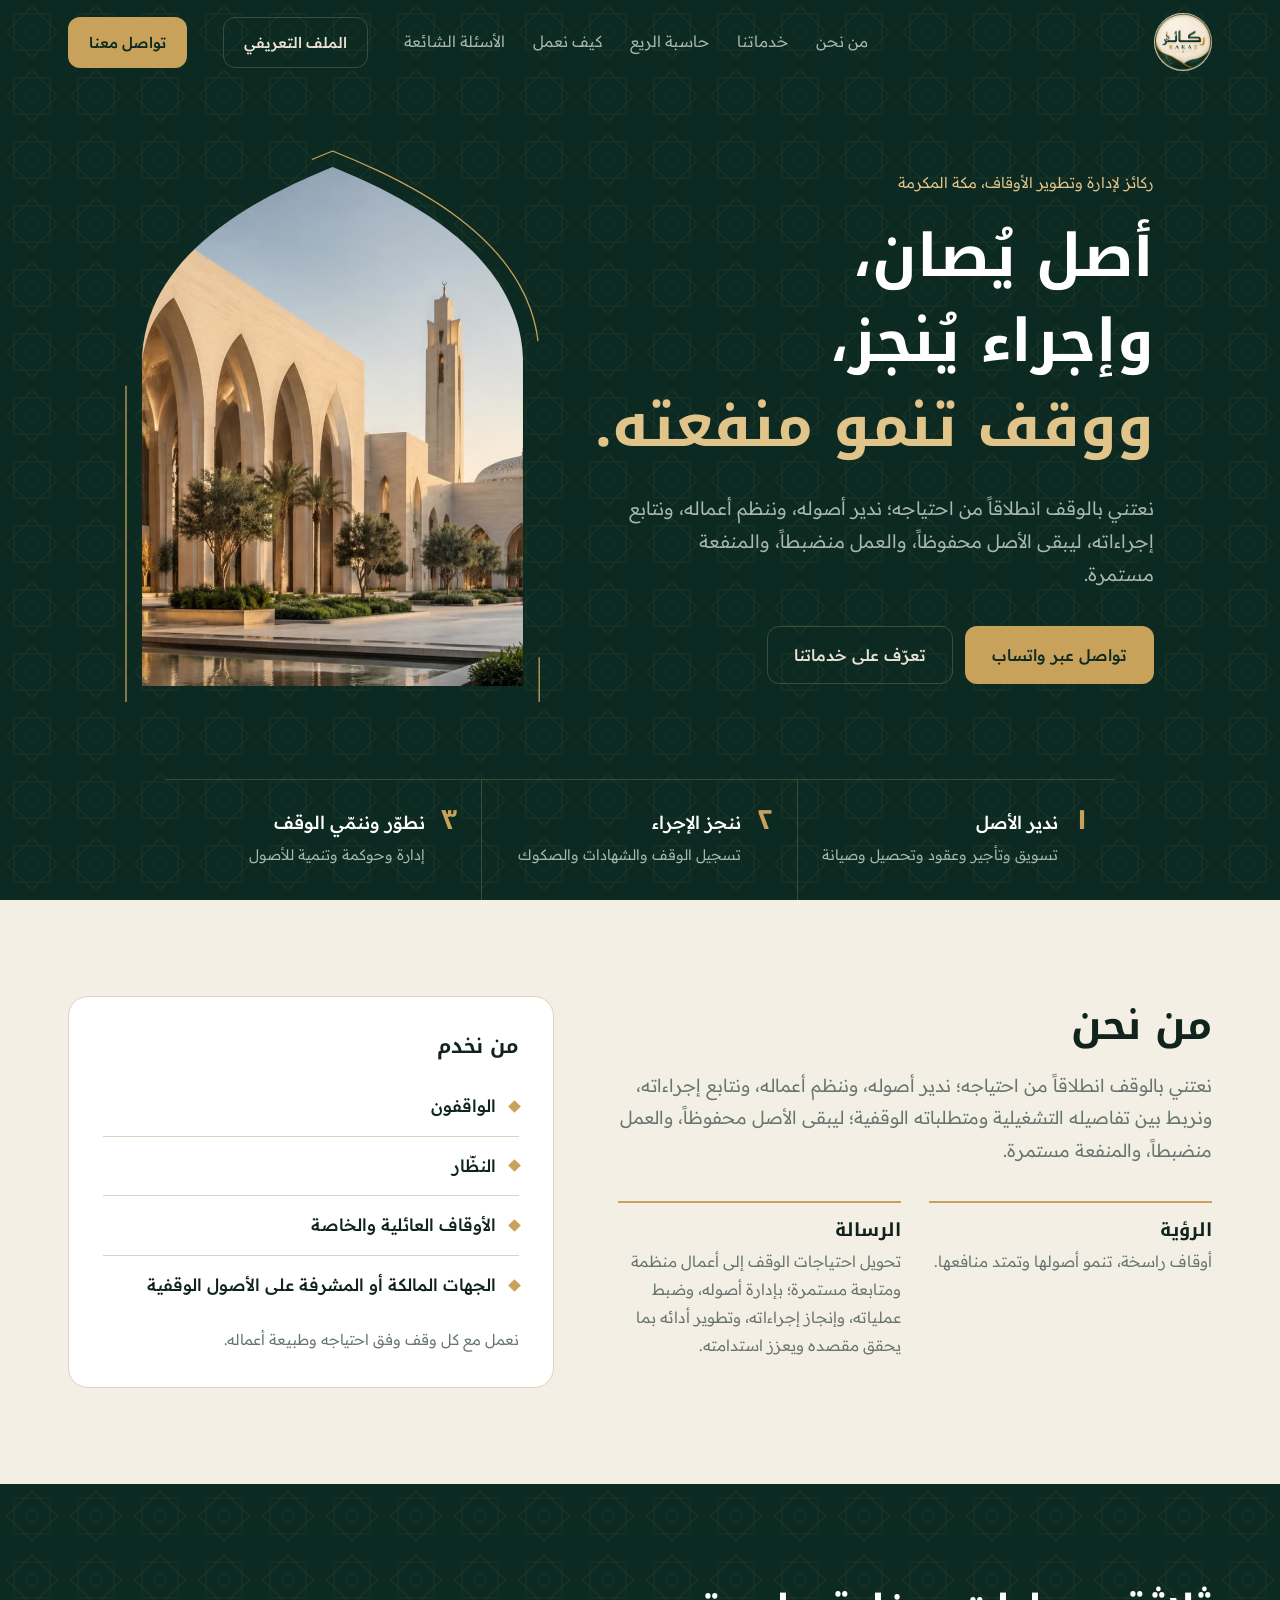
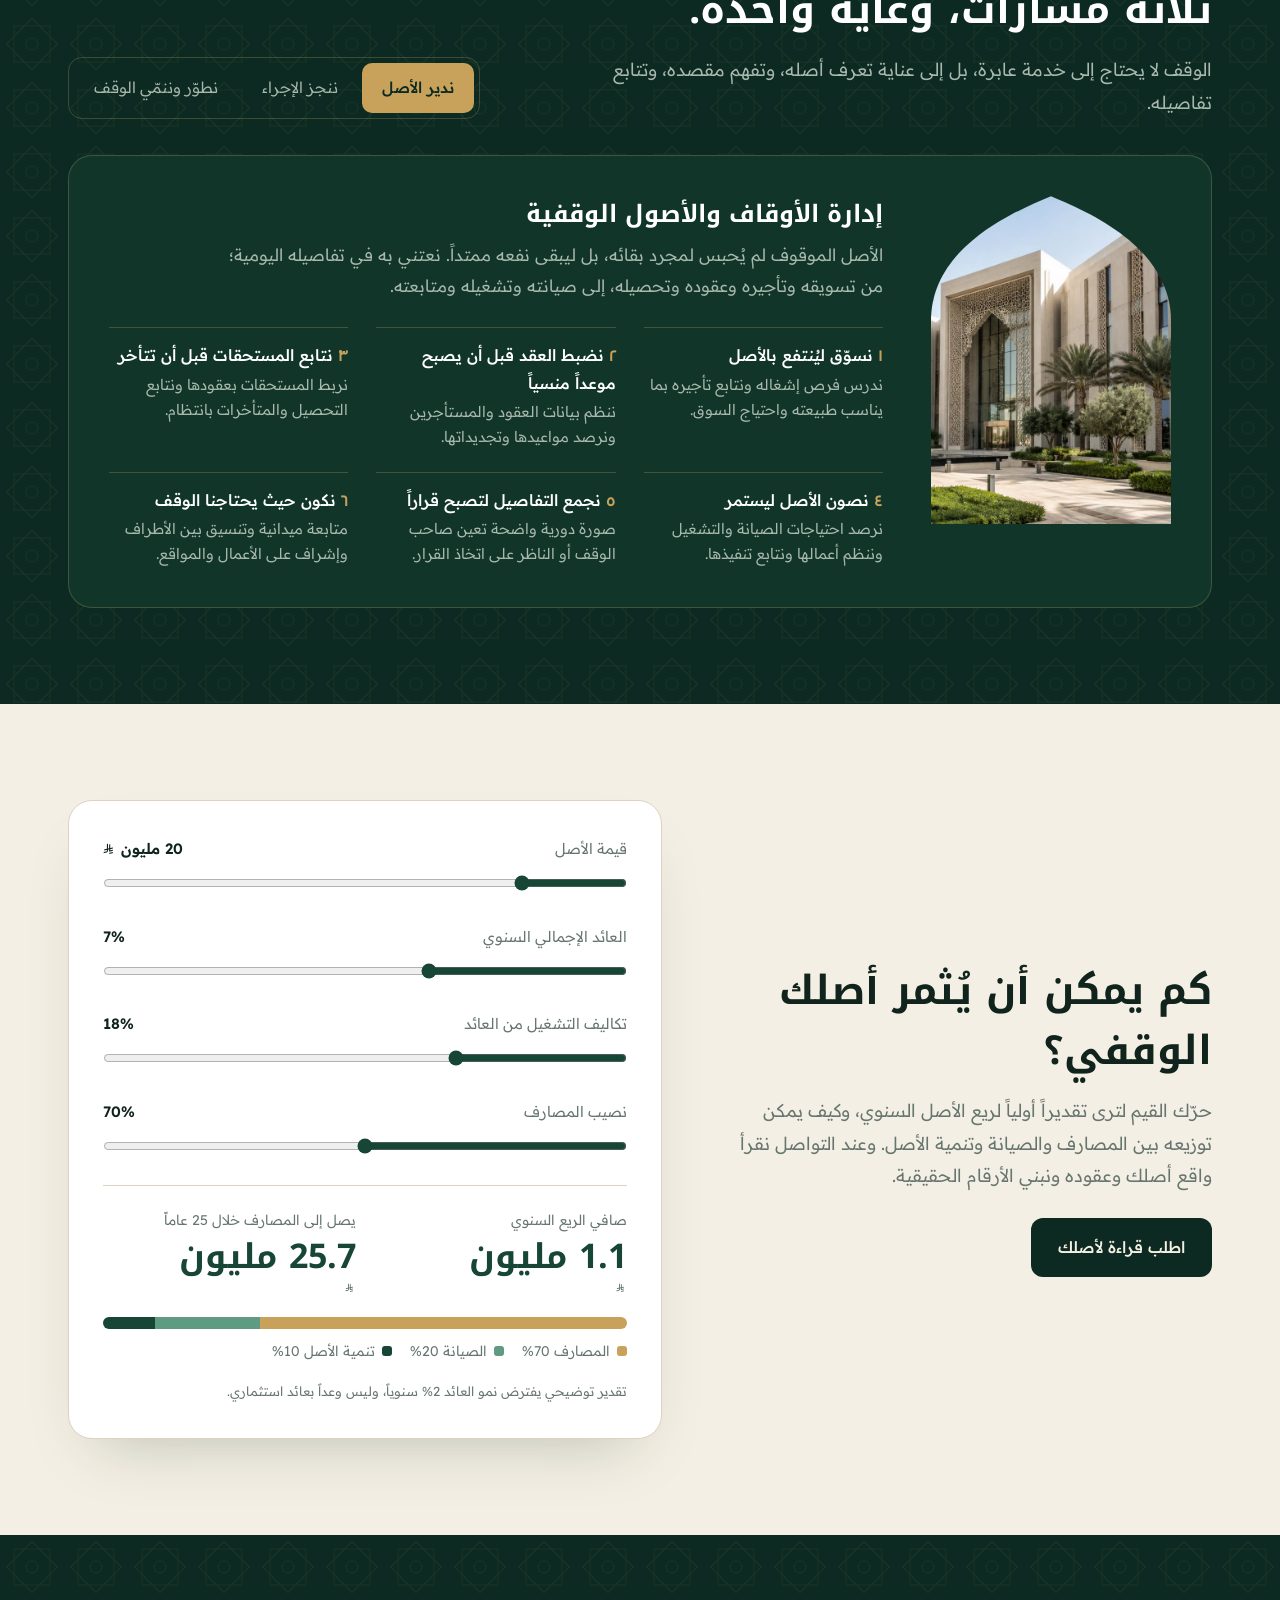
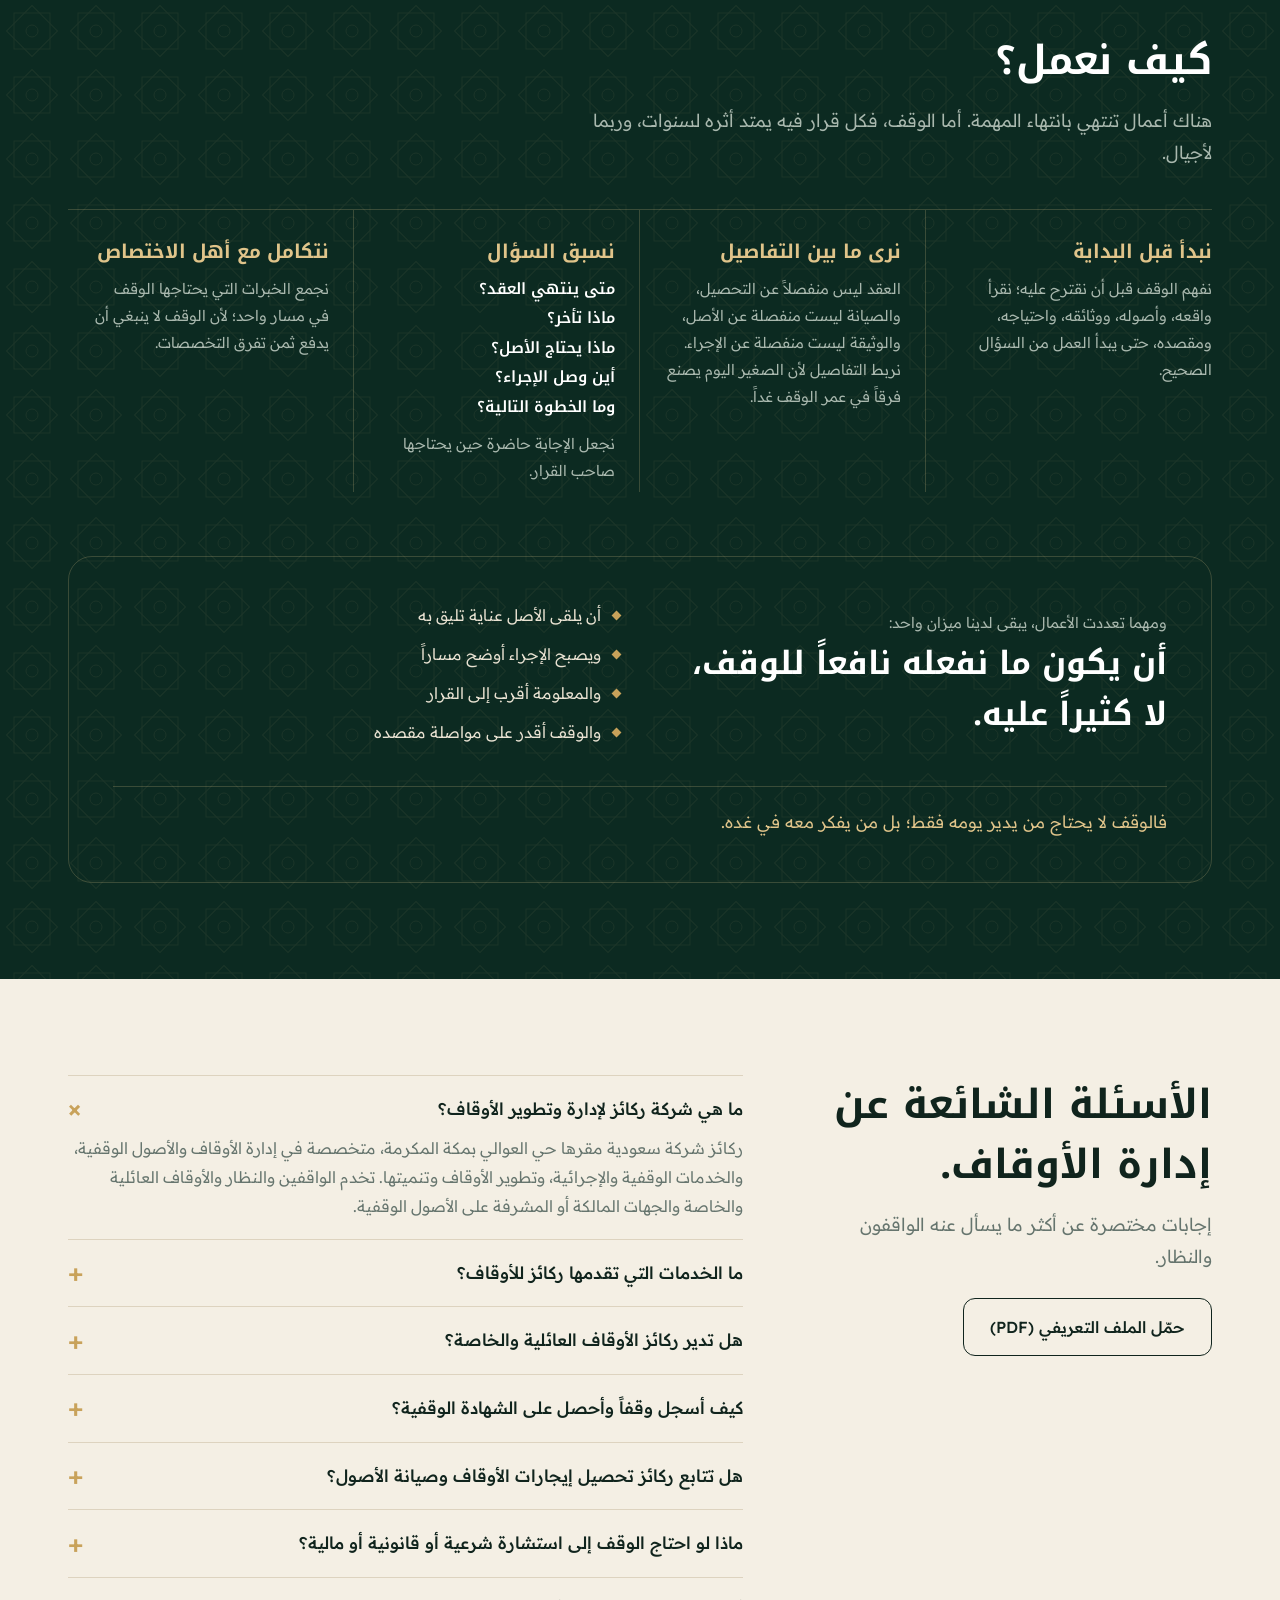
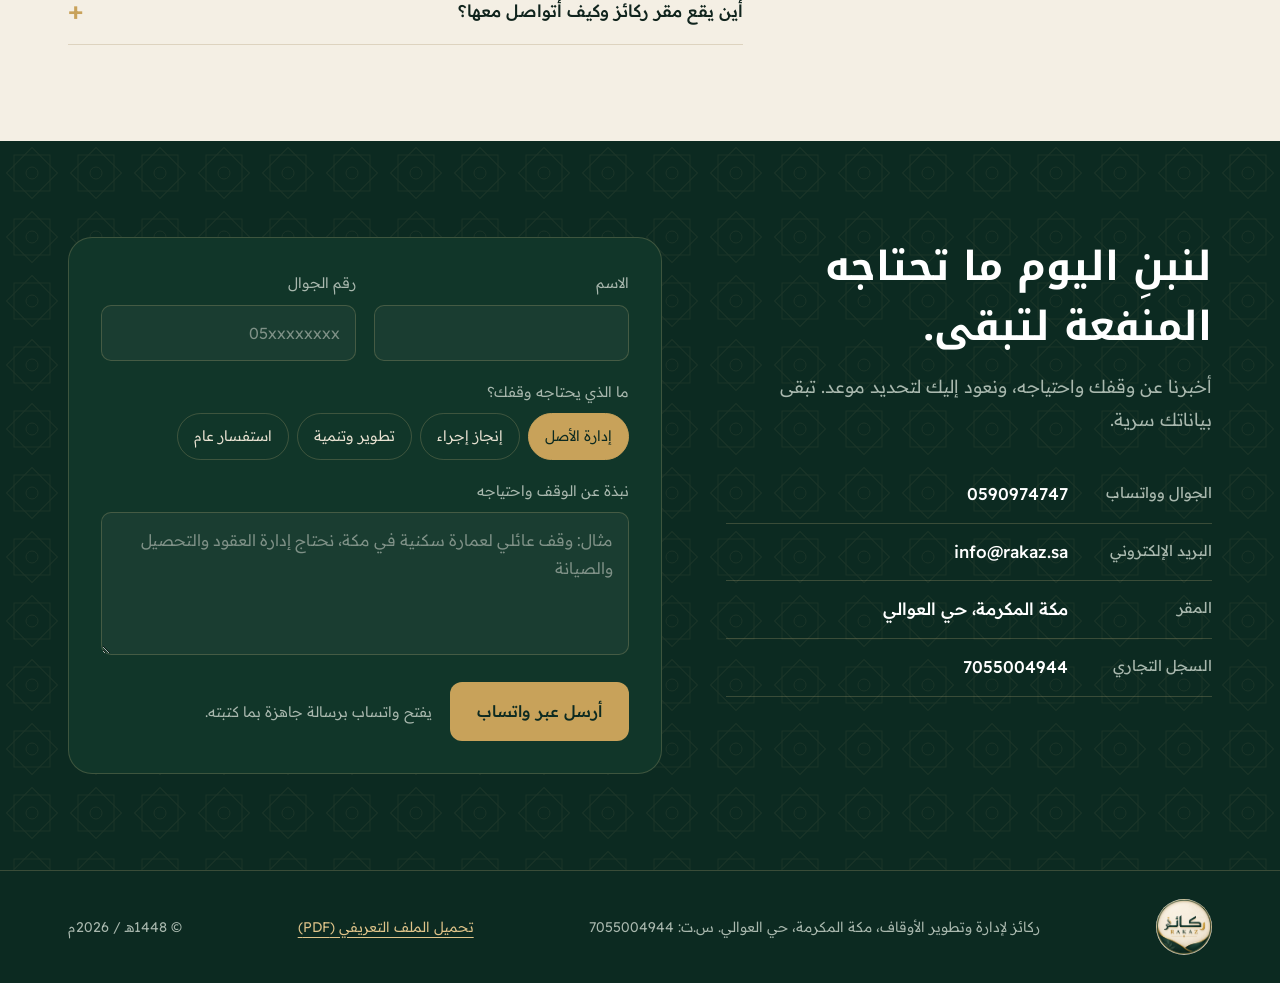
<file: index.html>
<!doctype html>
<html lang="ar-SA" dir="rtl">
<head>
<meta charset="utf-8">
<meta name="viewport" content="width=device-width,initial-scale=1">
<title>ركائز لإدارة وتطوير الأوقاف | إدارة الأوقاف والأصول الوقفية في مكة والسعودية</title>
<meta name="description" content="ركائز لإدارة وتطوير الأوقاف في مكة المكرمة: إدارة الأصول الوقفية وتأجيرها وتحصيلها وصيانتها، وتسجيل الوقف والشهادات الوقفية والصكوك، وتطوير الأوقاف وتنميتها للواقفين والنظار والأوقاف العائلية.">
<meta name="keywords" content="إدارة الأوقاف, إدارة الأصول الوقفية, تطوير الأوقاف, تنمية الأوقاف, شركة إدارة أوقاف, شركة أوقاف في مكة, ناظر الوقف, الأوقاف العائلية, الوقف الذري, تسجيل الوقف, الشهادة الوقفية, الصكوك الوقفية, التسجيل العقاري, ركائز, Rakaz">
<meta name="robots" content="index,follow,max-image-preview:large">
<link rel="canonical" href="https://andrewhaliem443.github.io/rakaz-site/">
<link rel="alternate" hreflang="ar-SA" href="https://andrewhaliem443.github.io/rakaz-site/">
<link rel="alternate" hreflang="x-default" href="https://andrewhaliem443.github.io/rakaz-site/">
<meta name="geo.region" content="SA-02">
<meta name="geo.placename" content="مكة المكرمة">
<meta name="theme-color" content="#0c2a21">
<meta property="og:type" content="website">
<meta property="og:locale" content="ar_SA">
<meta property="og:site_name" content="ركائز لإدارة وتطوير الأوقاف">
<meta property="og:title" content="ركائز لإدارة وتطوير الأوقاف | أصل يُصان، وإجراء يُنجز، ووقف تنمو منفعته">
<meta property="og:description" content="إدارة الأصول الوقفية، والخدمات الوقفية والإجرائية، وتطوير الأوقاف وتنميتها في المملكة العربية السعودية.">
<meta property="og:url" content="https://andrewhaliem443.github.io/rakaz-site/">
<meta property="og:image" content="https://andrewhaliem443.github.io/rakaz-site/img/hero.jpg">
<meta name="twitter:card" content="summary_large_image">
<link rel="icon" href="img/favicon.png">
<link rel="preload" as="image" href="img/hero.jpg">
<link rel="preconnect" href="https://fonts.googleapis.com"><link rel="preconnect" href="https://fonts.gstatic.com" crossorigin>
<link href="https://fonts.googleapis.com/css2?family=Noto+Kufi+Arabic:wght@400..800&family=Readex+Pro:wght@300..600&display=swap" rel="stylesheet">
<link rel="stylesheet" href="site.css">
<script type="application/ld+json">
{
 "@context":"https://schema.org",
 "@graph":[
  {"@type":["Organization","ProfessionalService"],"@id":"https://andrewhaliem443.github.io/rakaz-site/#org",
   "name":"ركائز لإدارة وتطوير الأوقاف","alternateName":["ركائز","Rakaz","Rakaz Waqf Management and Development"],
   "url":"https://andrewhaliem443.github.io/rakaz-site/","logo":"https://andrewhaliem443.github.io/rakaz-site/img/logo.jpg",
   "image":"https://andrewhaliem443.github.io/rakaz-site/img/hero.jpg",
   "description":"شركة سعودية متخصصة في إدارة الأوقاف والأصول الوقفية، والخدمات الوقفية والإجرائية، وتطوير الأوقاف وتنميتها، للواقفين والنظار والأوقاف العائلية والخاصة.",
   "slogan":"أصل يُصان، وإجراء يُنجز، ووقف تنمو منفعته.",
   "telephone":"+966590974747","email":"info@rakaz.sa",
   "identifier":{"@type":"PropertyValue","propertyID":"السجل التجاري","value":"7055004944"},
   "address":{"@type":"PostalAddress","streetAddress":"حي العوالي","addressLocality":"مكة المكرمة","addressRegion":"منطقة مكة المكرمة","addressCountry":"SA"},
   "areaServed":{"@type":"Country","name":"المملكة العربية السعودية"},
   "knowsAbout":["إدارة الأوقاف","إدارة الأصول الوقفية","تطوير الأوقاف","تنمية الأوقاف","تسجيل الوقف","الشهادات الوقفية","الصكوك الوقفية","التسجيل العقاري","حوكمة الأوقاف","الأوقاف العائلية"],
   "contactPoint":{"@type":"ContactPoint","telephone":"+966590974747","email":"info@rakaz.sa","contactType":"customer service","areaServed":"SA","availableLanguage":["ar"]},
   "hasOfferCatalog":{"@type":"OfferCatalog","name":"خدمات ركائز","itemListElement":[
     {"@type":"Offer","itemOffered":{"@type":"Service","name":"إدارة الأوقاف والأصول الوقفية","description":"تسويق الأصل الوقفي وتأجيره وضبط عقوده وتحصيل مستحقاته وصيانته وتشغيله ومتابعته الميدانية مع تقارير دورية للناظر."}},
     {"@type":"Offer","itemOffered":{"@type":"Service","name":"الخدمات الوقفية والإجرائية","description":"تسجيل الوقف والشهادات الوقفية، ومتابعة الصكوك والوثائق، والتسجيل العقاري، ومتابعة الإجراءات الحكومية وتمثيل الوقف وفق التفويضات النظامية."}},
     {"@type":"Offer","itemOffered":{"@type":"Service","name":"تطوير وتنمية الأوقاف","description":"قراءة واقع الوقف وتحديد مواضع التحسين وفرص التنمية، وتطوير الإدارة والحوكمة والإجراءات، وتنمية الأصول والعوائد."}}
   ]}},
  {"@type":"WebSite","@id":"https://andrewhaliem443.github.io/rakaz-site/#site","url":"https://andrewhaliem443.github.io/rakaz-site/","name":"ركائز لإدارة وتطوير الأوقاف","inLanguage":"ar-SA","publisher":{"@id":"https://andrewhaliem443.github.io/rakaz-site/#org"}},
  {"@type":"FAQPage","@id":"https://andrewhaliem443.github.io/rakaz-site/#faq","mainEntity":[
   {"@type":"Question","name":"ما هي شركة ركائز لإدارة وتطوير الأوقاف؟","acceptedAnswer":{"@type":"Answer","text":"ركائز شركة سعودية مقرها حي العوالي بمكة المكرمة، متخصصة في إدارة الأوقاف والأصول الوقفية، والخدمات الوقفية والإجرائية، وتطوير الأوقاف وتنميتها. تخدم الواقفين والنظار والأوقاف العائلية والخاصة والجهات المالكة أو المشرفة على الأصول الوقفية."}},
   {"@type":"Question","name":"ما الخدمات التي تقدمها ركائز للأوقاف؟","acceptedAnswer":{"@type":"Answer","text":"تعمل ركائز عبر ثلاثة مسارات: إدارة الأصل الوقفي (التسويق والتأجير والعقود والتحصيل والصيانة والمتابعة الميدانية)، وإنجاز الإجراء الوقفي (تسجيل الوقف والشهادات الوقفية والصكوك والتسجيل العقاري والإجراءات الحكومية)، وتطوير الوقف وتنميته (الإدارة والحوكمة والإجراءات وتنمية الأصول والعوائد)."}},
   {"@type":"Question","name":"هل تدير ركائز الأوقاف العائلية والخاصة؟","acceptedAnswer":{"@type":"Answer","text":"نعم. تعمل ركائز مع الأوقاف العائلية والخاصة، ومع الواقفين والنظار، وفق احتياجات كل وقف وطبيعة أعماله، وتقدم للناظر صورة دورية واضحة عن العقود والتحصيل والصيانة والإشغال."}},
   {"@type":"Question","name":"كيف أسجل وقفاً وأحصل على الشهادة الوقفية؟","acceptedAnswer":{"@type":"Answer","text":"ترافق ركائز صاحب الوقف في تسجيل الوقف والشهادات الوقفية وتحديثاتها، ومتابعة الصكوك والوثائق، والتسجيل العقاري، ومتابعة الطلبات والاستكمالات عبر الجهات والمنصات ذات العلاقة، فترتب المتطلبات وتنظم الملف قبل البدء."}},
   {"@type":"Question","name":"هل تتابع ركائز تحصيل إيجارات الأوقاف وصيانة الأصول؟","acceptedAnswer":{"@type":"Answer","text":"نعم. تربط ركائز المستحقات بعقودها ومواعيدها وتتابع التحصيل والمتأخرات بانتظام، وترصد احتياجات الصيانة والتشغيل وتنظم أعمالها وتتابع تنفيذها، وتتابع ميدانياً ما يستلزم الحضور."}},
   {"@type":"Question","name":"ماذا لو احتاج الوقف إلى استشارة شرعية أو قانونية أو مالية؟","acceptedAnswer":{"@type":"Answer","text":"إذا احتاج الوقف إلى تخصص يتجاوز نطاق عمل ركائز، تصل العمل بأهل الاختصاص الشرعي والقانوني والمالي وتتابع تكامل المسار، حتى تبقى احتياجات الوقف مترابطة ولا تتفرق بين التخصصات."}},
   {"@type":"Question","name":"أين يقع مقر ركائز وكيف أتواصل معها؟","acceptedAnswer":{"@type":"Answer","text":"مقر ركائز في حي العوالي بمكة المكرمة. للتواصل: الجوال وواتساب 0590974747، والبريد الإلكتروني info@rakaz.sa."}}
  ]}
 ]
}
</script>
</head>
<body>
<svg width="0" height="0" style="position:absolute" aria-hidden="true">
  <clipPath id="arch" clipPathUnits="objectBoundingBox"><path d="M0,1 L0,.38 C0,.17 .3,.06 .5,0 C.7,.06 1,.17 1,.38 L1,1 Z"/></clipPath>
  <pattern id="khatam" width="64" height="64" patternUnits="userSpaceOnUse"><g fill="none" stroke="#e0c48a" stroke-width="1"><rect x="14" y="14" width="36" height="36"/><rect x="14" y="14" width="36" height="36" transform="rotate(45 32 32)"/><circle cx="32" cy="32" r="6"/></g></pattern>
</svg>

<header class="top" id="top">
  <div class="wrap">
    <a href="#home" aria-label="ركائز لإدارة وتطوير الأوقاف، الصفحة الرئيسية"><img class="logo" src="img/logo.jpg" alt="شعار ركائز لإدارة وتطوير الأوقاف" width="56" height="56"></a>
    <nav class="menu" id="menu" aria-label="القائمة الرئيسية">
      <a href="#about">من نحن</a><a href="#services">خدماتنا</a><a href="#calc">حاسبة الريع</a><a href="#how">كيف نعمل</a><a href="#faq">الأسئلة الشائعة</a><a href="rakaz-profile.pdf" class="m-only" download>تحميل الملف التعريفي</a>
    </nav>
    <a href="rakaz-profile.pdf" class="btn btn-ghost" download>الملف التعريفي</a>
    <a href="#contact" class="btn btn-gold">تواصل معنا</a>
    <button class="burger" id="burger" aria-label="فتح القائمة" aria-expanded="false" aria-controls="menu"><svg width="26" height="26" viewBox="0 0 24 24" fill="none" stroke="currentColor" stroke-width="1.8"><path d="M4 7h16M4 12h16M4 17h10"/></svg></button>
  </div>
</header>

<main>
<section class="hero" id="home">
  <svg class="pat" aria-hidden="true"><rect width="100%" height="100%" fill="url(#khatam)"/></svg>
  <div class="wrap hero-grid">
    <div>
      <p class="place">ركائز لإدارة وتطوير الأوقاف، مكة المكرمة</p>
      <h1><span>أصل يُصان،</span><span>وإجراء يُنجز،</span><span>ووقف تنمو منفعته.</span></h1>
      <p class="intro">نعتني بالوقف انطلاقاً من احتياجه؛ ندير أصوله، وننظم أعماله، ونتابع إجراءاته، ليبقى الأصل محفوظاً، والعمل منضبطاً، والمنفعة مستمرة.</p>
      <div class="actions">
        <a href="https://wa.me/966590974747?text=%D8%A7%D9%84%D8%B3%D9%84%D8%A7%D9%85%20%D8%B9%D9%84%D9%8A%D9%83%D9%85%D8%8C%20%D8%A3%D8%B1%D8%BA%D8%A8%20%D9%81%D9%8A%20%D8%A7%D9%84%D8%AA%D9%88%D8%A7%D8%B5%D9%84%20%D8%A8%D8%AE%D8%B5%D9%88%D8%B5%20%D9%88%D9%82%D9%81" class="btn btn-gold" target="_blank" rel="noopener">تواصل عبر واتساب</a>
        <a href="#services" class="btn btn-ghost">تعرّف على خدماتنا</a>
      </div>
    </div>
    <div class="hero-art" aria-hidden="true">
      <div class="photo arch"></div>
      <svg viewBox="0 0 100 133" preserveAspectRatio="none"><path pathLength="1" d="M0,133 L0,50.5 C0,22.6 30,8 50,0 C70,8 100,22.6 100,50.5 L100,133"/></svg>
    </div>
  </div>
  <div class="wrap">
    <div class="tracks">
      <a href="#services" data-tab="t1"><b>١</b><div><strong>ندير الأصل</strong><span>تسويق وتأجير وعقود وتحصيل وصيانة</span></div></a>
      <a href="#services" data-tab="t2"><b>٢</b><div><strong>ننجز الإجراء</strong><span>تسجيل الوقف والشهادات والصكوك</span></div></a>
      <a href="#services" data-tab="t3"><b>٣</b><div><strong>نطوّر وننمّي الوقف</strong><span>إدارة وحوكمة وتنمية للأصول</span></div></a>
    </div>
  </div>
</section>

<section class="about" id="about">
  <div class="wrap">
    <div>
      <h2>من نحن</h2>
      <p class="lead">نعتني بالوقف انطلاقاً من احتياجه؛ ندير أصوله، وننظم أعماله، ونتابع إجراءاته، ونربط بين تفاصيله التشغيلية ومتطلباته الوقفية؛ ليبقى الأصل محفوظاً، والعمل منضبطاً، والمنفعة مستمرة.</p>
      <div class="vm">
        <div><h3>الرؤية</h3><p>أوقاف راسخة، تنمو أصولها وتمتد منافعها.</p></div>
        <div><h3>الرسالة</h3><p>تحويل احتياجات الوقف إلى أعمال منظمة ومتابعة مستمرة؛ بإدارة أصوله، وضبط عملياته، وإنجاز إجراءاته، وتطوير أدائه بما يحقق مقصده ويعزز استدامته.</p></div>
      </div>
    </div>
    <div class="serve">
      <h3>من نخدم</h3>
      <ul><li>الواقفون</li><li>النظّار</li><li>الأوقاف العائلية والخاصة</li><li>الجهات المالكة أو المشرفة على الأصول الوقفية</li></ul>
      <p>نعمل مع كل وقف وفق احتياجه وطبيعة أعماله.</p>
    </div>
  </div>
</section>

<section class="dark" id="services">
  <svg class="pat" aria-hidden="true"><rect width="100%" height="100%" fill="url(#khatam)"/></svg>
  <div class="wrap">
    <div class="svc-head">
      <div><h2>ثلاثة مسارات، وغاية واحدة.</h2><p class="lead">الوقف لا يحتاج إلى خدمة عابرة، بل إلى عناية تعرف أصله، وتفهم مقصده، وتتابع تفاصيله.</p></div>
      <div class="seg" role="tablist" aria-label="مسارات الخدمة">
        <button role="tab" id="t1" aria-controls="p1" aria-selected="true">ندير الأصل</button>
        <button role="tab" id="t2" aria-controls="p2" aria-selected="false" tabindex="-1">ننجز الإجراء</button>
        <button role="tab" id="t3" aria-controls="p3" aria-selected="false" tabindex="-1">نطوّر وننمّي الوقف</button>
      </div>
    </div>

    <div class="panel" role="tabpanel" id="p1" aria-labelledby="t1">
      <div class="img arch" style="background-image:url(img/offices.jpg)" role="img" aria-label="أصل وقفي تجاري تديره ركائز"></div>
      <div>
        <h3>إدارة الأوقاف والأصول الوقفية</h3>
        <p class="intro">الأصل الموقوف لم يُحبس لمجرد بقائه، بل ليبقى نفعه ممتداً. نعتني به في تفاصيله اليومية؛ من تسويقه وتأجيره وعقوده وتحصيله، إلى صيانته وتشغيله ومتابعته.</p>
        <ol class="items">
          <li><b>نسوّق ليُنتفع بالأصل</b>ندرس فرص إشغاله ونتابع تأجيره بما يناسب طبيعته واحتياج السوق.</li>
          <li><b>نضبط العقد قبل أن يصبح موعداً منسياً</b>ننظم بيانات العقود والمستأجرين ونرصد مواعيدها وتجديداتها.</li>
          <li><b>نتابع المستحقات قبل أن تتأخر</b>نربط المستحقات بعقودها ونتابع التحصيل والمتأخرات بانتظام.</li>
          <li><b>نصون الأصل ليستمر</b>نرصد احتياجات الصيانة والتشغيل وننظم أعمالها ونتابع تنفيذها.</li>
          <li><b>نجمع التفاصيل لتصبح قراراً</b>صورة دورية واضحة تعين صاحب الوقف أو الناظر على اتخاذ القرار.</li>
          <li><b>نكون حيث يحتاجنا الوقف</b>متابعة ميدانية وتنسيق بين الأطراف وإشراف على الأعمال والمواقع.</li>
        </ol>
      </div>
    </div>

    <div class="panel" role="tabpanel" id="p2" aria-labelledby="t2" hidden>
      <div class="img arch" style="background-image:url(img/arches.jpg)" role="img" aria-label="إجراءات الوقف وتوثيقه"></div>
      <div>
        <h3>الخدمات الوقفية والإجرائية</h3>
        <p class="intro">بين بداية الطلب واكتمال مساره تفاصيل كثيرة؛ وثيقة، ومتطلب، ومنصة، وجهة. نرتب الرحلة قبل أن نبدأها، حتى لا يبقى صاحب الوقف منشغلاً بسؤال: أين وصلت معاملتي؟</p>
        <ul class="items">
          <li><b>تسجيل الوقف والشهادات الوقفية</b>وما يرتبط بها من تحديثات.</li>
          <li><b>متابعة الصكوك والوثائق</b>المرتبطة بالأصول الوقفية.</li>
          <li><b>التسجيل العقاري</b>ومتطلباته.</li>
          <li><b>الإجراءات والخدمات الحكومية</b>وتمثيل الوقف أمام الجهات ذات العلاقة وفق الصلاحيات والتفويضات النظامية.</li>
          <li><b>الطلبات والاستكمالات</b>متابعتها عبر الجهات والمنصات ذات العلاقة.</li>
          <li class="q">نحن لا نملك زمن الجهة؛ لكننا نملك أن نجعل رحلة الإجراء أوضح وأخف على صاحب الوقف.</li>
        </ul>
      </div>
    </div>

    <div class="panel" role="tabpanel" id="p3" aria-labelledby="t3" hidden>
      <div class="img arch" style="background-image:url(img/residences.jpg)" role="img" aria-label="تطوير الأوقاف وتنمية أصولها"></div>
      <div>
        <h3>تطوير وتنمية الأوقاف</h3>
        <p class="intro">قد يكون الوقف قائماً وريعه حاضراً، ومع ذلك يبقى فيه ما يمكن أن يعمل بصورة أفضل. لا نبدأ بحل جاهز، بل بسؤال: ما الذي يحتاجه هذا الوقف في مرحلته القادمة؟</p>
        <ul class="items">
          <li><b>قراءة واقع الوقف</b>وتحديد مواضع التحسين وفرص التنمية.</li>
          <li><b>إعادة ترتيب العمل</b>عند الحاجة، وضبط الإجراءات.</li>
          <li><b>تطوير الإدارة والحوكمة</b>بما يناسب حجم الوقف واحتياجه.</li>
          <li><b>تنمية الأصول والعوائد</b>بالنظر في الفرص المناسبة.</li>
          <li><b>التكامل مع أهل الاختصاص</b>الشرعي والقانوني والمالي، مع متابعة تكامل المسار.</li>
          <li class="q">حين تستقيم التفاصيل، يصبح للوقف مساحة أوسع لينمو.</li>
        </ul>
      </div>
    </div>
  </div>
</section>

<section class="calc" id="calc">
  <div class="wrap">
    <div>
      <h2>كم يمكن أن يُثمر أصلك الوقفي؟</h2>
      <p class="lead">حرّك القيم لترى تقديراً أولياً لريع الأصل السنوي، وكيف يمكن توزيعه بين المصارف والصيانة وتنمية الأصل. وعند التواصل نقرأ واقع أصلك وعقوده ونبني الأرقام الحقيقية.</p>
      <a href="#contact" class="btn btn-night" style="margin-top:26px">اطلب قراءة لأصلك</a>
    </div>
    <div class="calc-box">
      <div class="field"><label for="v">قيمة الأصل <output id="vo"></output></label><input type="range" id="v" min="1" max="100" step="1" value="20"></div>
      <div class="field"><label for="g">العائد الإجمالي السنوي <output id="go"></output></label><input type="range" id="g" min="4" max="12" step=".5" value="7"></div>
      <div class="field"><label for="o">تكاليف التشغيل من العائد <output id="oo"></output></label><input type="range" id="o" min="10" max="35" step="1" value="18"></div>
      <div class="field"><label for="b">نصيب المصارف <output id="bo"></output></label><input type="range" id="b" min="50" max="90" step="5" value="70"></div>
      <div class="result" aria-live="polite">
        <div><span>صافي الريع السنوي</span><b id="net"></b></div>
        <div><span>يصل إلى المصارف خلال 25 عاماً</span><b id="cum"></b></div>
      </div>
      <div class="split" aria-hidden="true"><i id="s1" style="background:var(--gold)"></i><i id="s2" style="background:#5f9a82"></i><i id="s3" style="background:var(--night-3)"></i></div>
      <div class="legend"><span style="--c:var(--gold)" id="l1"></span><span style="--c:#5f9a82" id="l2"></span><span style="--c:var(--night-3)" id="l3"></span></div>
      <p class="note">تقدير توضيحي يفترض نمو العائد 2% سنوياً، وليس وعداً بعائد استثماري.</p>
    </div>
  </div>
</section>

<section class="dark" id="how">
  <svg class="pat" aria-hidden="true"><rect width="100%" height="100%" fill="url(#khatam)"/></svg>
  <div class="wrap">
    <h2>كيف نعمل؟</h2>
    <p class="lead">هناك أعمال تنتهي بانتهاء المهمة. أما الوقف، فكل قرار فيه يمتد أثره لسنوات، وربما لأجيال.</p>
    <div class="how">
      <article><h3>نبدأ قبل البداية</h3><p>نفهم الوقف قبل أن نقترح عليه؛ نقرأ واقعه، وأصوله، ووثائقه، واحتياجه، ومقصده، حتى يبدأ العمل من السؤال الصحيح.</p></article>
      <article><h3>نرى ما بين التفاصيل</h3><p>العقد ليس منفصلاً عن التحصيل، والصيانة ليست منفصلة عن الأصل، والوثيقة ليست منفصلة عن الإجراء. نربط التفاصيل لأن الصغير اليوم يصنع فرقاً في عمر الوقف غداً.</p></article>
      <article><h3>نسبق السؤال</h3><ul><li>متى ينتهي العقد؟</li><li>ماذا تأخر؟</li><li>ماذا يحتاج الأصل؟</li><li>أين وصل الإجراء؟</li><li>وما الخطوة التالية؟</li></ul><p>نجعل الإجابة حاضرة حين يحتاجها صاحب القرار.</p></article>
      <article><h3>نتكامل مع أهل الاختصاص</h3><p>نجمع الخبرات التي يحتاجها الوقف في مسار واحد؛ لأن الوقف لا ينبغي أن يدفع ثمن تفرق التخصصات.</p></article>
    </div>
    <div class="mizan">
      <div><small>ومهما تعددت الأعمال، يبقى لدينا ميزان واحد:</small><p class="big">أن يكون ما نفعله نافعاً للوقف، لا كثيراً عليه.</p></div>
      <ul><li>أن يلقى الأصل عناية تليق به</li><li>ويصبح الإجراء أوضح مساراً</li><li>والمعلومة أقرب إلى القرار</li><li>والوقف أقدر على مواصلة مقصده</li></ul>
      <p class="sign">فالوقف لا يحتاج من يدير يومه فقط؛ بل من يفكر معه في غده.</p>
    </div>
  </div>
</section>

<section id="faq">
  <div class="wrap faq-grid">
    <div><h2>الأسئلة الشائعة عن إدارة الأوقاف.</h2><p class="lead">إجابات مختصرة عن أكثر ما يسأل عنه الواقفون والنظار.</p><a href="rakaz-profile.pdf" class="btn btn-outline" download style="margin-top:24px">حمّل الملف التعريفي (PDF)</a></div>
    <div class="faq">
      <details open><summary>ما هي شركة ركائز لإدارة وتطوير الأوقاف؟</summary><p>ركائز شركة سعودية مقرها حي العوالي بمكة المكرمة، متخصصة في إدارة الأوقاف والأصول الوقفية، والخدمات الوقفية والإجرائية، وتطوير الأوقاف وتنميتها. تخدم الواقفين والنظار والأوقاف العائلية والخاصة والجهات المالكة أو المشرفة على الأصول الوقفية.</p></details>
      <details><summary>ما الخدمات التي تقدمها ركائز للأوقاف؟</summary><p>ثلاثة مسارات: إدارة الأصل الوقفي (التسويق والتأجير والعقود والتحصيل والصيانة والمتابعة الميدانية)، وإنجاز الإجراء الوقفي (تسجيل الوقف والشهادات الوقفية والصكوك والتسجيل العقاري والإجراءات الحكومية)، وتطوير الوقف وتنميته (الإدارة والحوكمة والإجراءات وتنمية الأصول والعوائد).</p></details>
      <details><summary>هل تدير ركائز الأوقاف العائلية والخاصة؟</summary><p>نعم. نعمل مع الأوقاف العائلية والخاصة، ومع الواقفين والنظار، وفق احتياجات كل وقف، ونقدم للناظر صورة دورية واضحة عن العقود والتحصيل والصيانة والإشغال.</p></details>
      <details><summary>كيف أسجل وقفاً وأحصل على الشهادة الوقفية؟</summary><p>نرافقك في تسجيل الوقف والشهادات الوقفية وتحديثاتها، ومتابعة الصكوك والوثائق، والتسجيل العقاري، ومتابعة الطلبات والاستكمالات عبر الجهات والمنصات ذات العلاقة، بعد أن نرتب المتطلبات وننظم الملف.</p></details>
      <details><summary>هل تتابع ركائز تحصيل إيجارات الأوقاف وصيانة الأصول؟</summary><p>نعم. نربط المستحقات بعقودها ومواعيدها ونتابع التحصيل والمتأخرات بانتظام، ونرصد احتياجات الصيانة والتشغيل وننظم أعمالها ونتابع تنفيذها.</p></details>
      <details><summary>ماذا لو احتاج الوقف إلى استشارة شرعية أو قانونية أو مالية؟</summary><p>نصل العمل بأهل الاختصاص الشرعي والقانوني والمالي، ونتابع تكامل المسار، حتى تبقى احتياجات الوقف مترابطة ولا تتفرق بين التخصصات.</p></details>
      <details><summary>أين يقع مقر ركائز وكيف أتواصل معها؟</summary><p>مقرنا في حي العوالي بمكة المكرمة. الجوال وواتساب: <a href="tel:+966590974747" dir="ltr">0590974747</a>، والبريد: <a href="mailto:info@rakaz.sa">info@rakaz.sa</a>.</p></details>
    </div>
  </div>
</section>

<section class="dark contact" id="contact">
  <svg class="pat" aria-hidden="true"><rect width="100%" height="100%" fill="url(#khatam)"/></svg>
  <div class="wrap">
    <div>
      <h2>لنبنِ اليوم ما تحتاجه المنفعة لتبقى.</h2>
      <p class="lead">أخبرنا عن وقفك واحتياجه، ونعود إليك لتحديد موعد. تبقى بياناتك سرية.</p>
      <ul class="cinfo">
        <li><span>الجوال وواتساب</span><a href="tel:+966590974747" dir="ltr" style="text-align:right">0590974747</a></li>
        <li><span>البريد الإلكتروني</span><a href="mailto:info@rakaz.sa">info@rakaz.sa</a></li>
        <li><span>المقر</span>مكة المكرمة، حي العوالي</li>
        <li><span>السجل التجاري</span>7055004944</li>
      </ul>
    </div>
    <form class="form" id="form" novalidate>
      <div><label for="n">الاسم</label><input id="n" name="name" required autocomplete="name"></div>
      <div><label for="p">رقم الجوال</label><input id="p" name="phone" type="tel" dir="ltr" style="text-align:right" placeholder="05xxxxxxxx" autocomplete="tel"></div>
      <fieldset class="full"><legend>ما الذي يحتاجه وقفك؟</legend>
        <div class="chips">
          <label><input type="radio" name="svc" value="إدارة الأصل الوقفي" checked><span>إدارة الأصل</span></label>
          <label><input type="radio" name="svc" value="الخدمات الوقفية والإجرائية"><span>إنجاز إجراء</span></label>
          <label><input type="radio" name="svc" value="تطوير وتنمية الوقف"><span>تطوير وتنمية</span></label>
          <label><input type="radio" name="svc" value="استفسار عام"><span>استفسار عام</span></label>
        </div>
      </fieldset>
      <div class="full"><label for="m">نبذة عن الوقف واحتياجه</label><textarea id="m" name="msg" rows="4" placeholder="مثال: وقف عائلي لعمارة سكنية في مكة، نحتاج إدارة العقود والتحصيل والصيانة"></textarea></div>
      <div class="full" style="display:flex;gap:18px;align-items:center;flex-wrap:wrap"><button class="btn btn-gold" type="submit">أرسل عبر واتساب</button><span class="status" id="status" role="status">يفتح واتساب برسالة جاهزة بما كتبته.</span></div>
    </form>
  </div>
</section>
</main>

<footer>
  <div class="wrap">
    <img src="img/logo.jpg" alt="ركائز لإدارة وتطوير الأوقاف" width="56" height="56">
    <span>ركائز لإدارة وتطوير الأوقاف، مكة المكرمة، حي العوالي. س.ت: 7055004944</span>
    <a href="rakaz-profile.pdf" download>تحميل الملف التعريفي (PDF)</a>
    <span>© 1448هـ / 2026م</span>
  </div>
</footer>

<script>
const $=id=>document.getElementById(id);
const top_=$('top');const onS=()=>top_.classList.toggle('solid',scrollY>30);onS();addEventListener('scroll',onS,{passive:true});
const menu=$('menu'),bg=$('burger');
bg.onclick=()=>{const o=menu.classList.toggle('open');bg.setAttribute('aria-expanded',o);top_.classList.add('solid')};
menu.querySelectorAll('a').forEach(a=>a.addEventListener('click',()=>{menu.classList.remove('open');bg.setAttribute('aria-expanded',false)}));

// service tabs (RTL arrow keys)
const tabs=[...document.querySelectorAll('[role=tab]')];
function pick(b){tabs.forEach(x=>{const on=x===b;x.setAttribute('aria-selected',on);x.tabIndex=on?0:-1;$(x.getAttribute('aria-controls')).hidden=!on})}
tabs.forEach((b,i)=>{b.onclick=()=>pick(b);b.onkeydown=e=>{const d=e.key==='ArrowLeft'?1:e.key==='ArrowRight'?-1:0;if(d){e.preventDefault();const n=tabs[(i+d+tabs.length)%tabs.length];n.focus();pick(n)}}});
document.querySelectorAll('.tracks a').forEach(a=>a.addEventListener('click',()=>pick($(a.dataset.tab))));

// calculator
const SAR='<span class="sar" role="img" aria-label="ريال سعودي"></span>';
const fmt=n=>n>=1e6?(n/1e6).toLocaleString('en-US',{maximumFractionDigits:1})+' مليون '+SAR:Math.round(n/1e3).toLocaleString('en-US')+' ألف '+SAR;
function calc(){
  const V=$('v').value*1e6,g=$('g').value/100,o=$('o').value/100,b=$('b').value/100;
  const maint=Math.min(.2,1-b),grow=Math.max(0,1-b-maint);
  $('vo').innerHTML=fmt(V);$('go').textContent=$('g').value+'%';$('oo').textContent=$('o').value+'%';$('bo').textContent=Math.round(b*100)+'%';
  const net=V*g*(1-o);let cum=0;for(let y=0;y<25;y++)cum+=net*b*Math.pow(1.02,y);
  $('net').innerHTML=fmt(net);$('cum').innerHTML=fmt(cum);
  [[b,'المصارف'],[maint,'الصيانة'],[grow,'تنمية الأصل']].forEach(([w,l],i)=>{$('s'+(i+1)).style.width=w*100+'%';$('l'+(i+1)).textContent=`${l} ${Math.round(w*100)}%`});
}
['v','g','o','b'].forEach(id=>$(id).oninput=calc);calc();

// form: open WhatsApp with a prefilled message
$('form').onsubmit=e=>{e.preventDefault();const f=e.target.elements,st=$('status');
  if(!f.name.value.trim()){st.className='status';st.textContent='اكتب اسمك لنعرف كيف نخاطبك.';f.name.focus();return}
  const txt=`السلام عليكم، أنا ${f.name.value.trim()}`+(f.phone.value.trim()?` (جوال: ${f.phone.value.trim()})`:'')+`.\nالخدمة: ${f.svc.value}\n${f.msg.value.trim()}`;
  open('https://wa.me/966590974747?text='+encodeURIComponent(txt),'_blank','noopener');
  st.className='status ok';st.textContent='فُتح واتساب برسالتك، أرسلها من هناك.'};
</script>
</body>
</html>
</file>
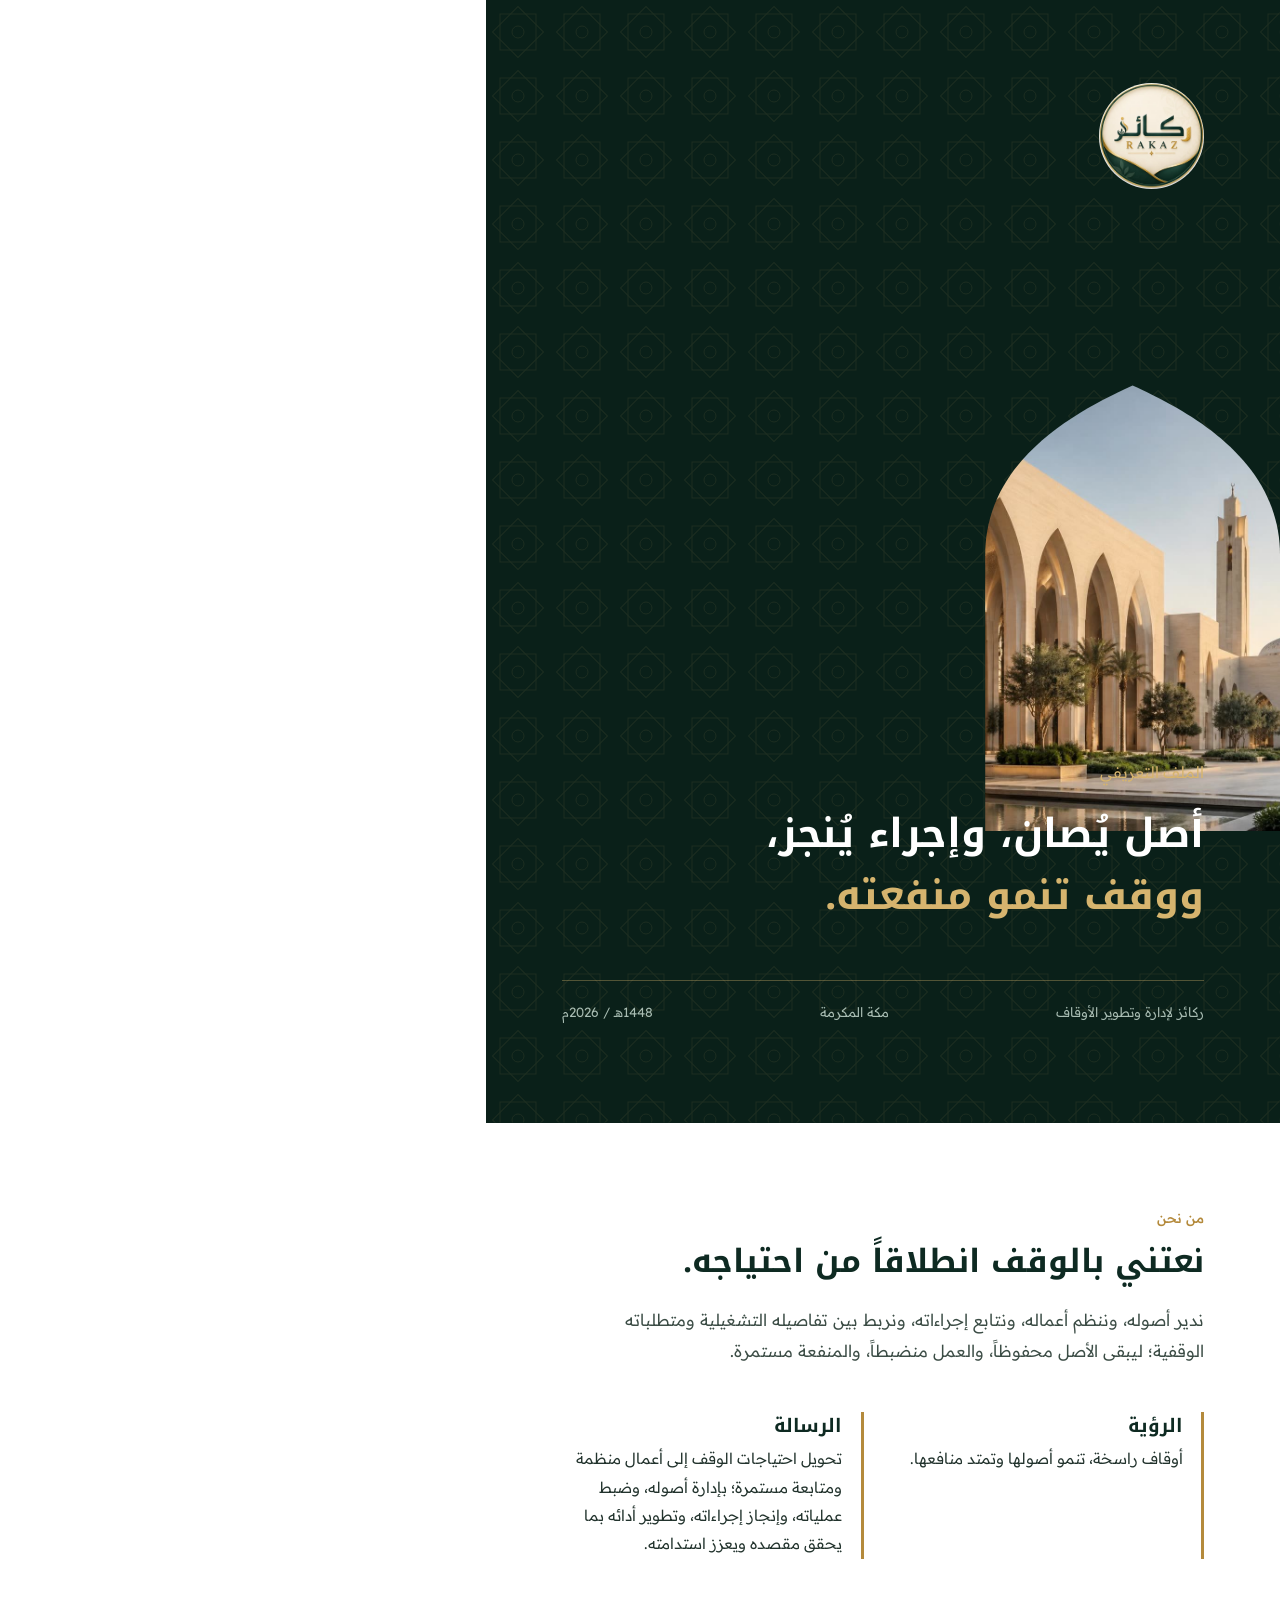
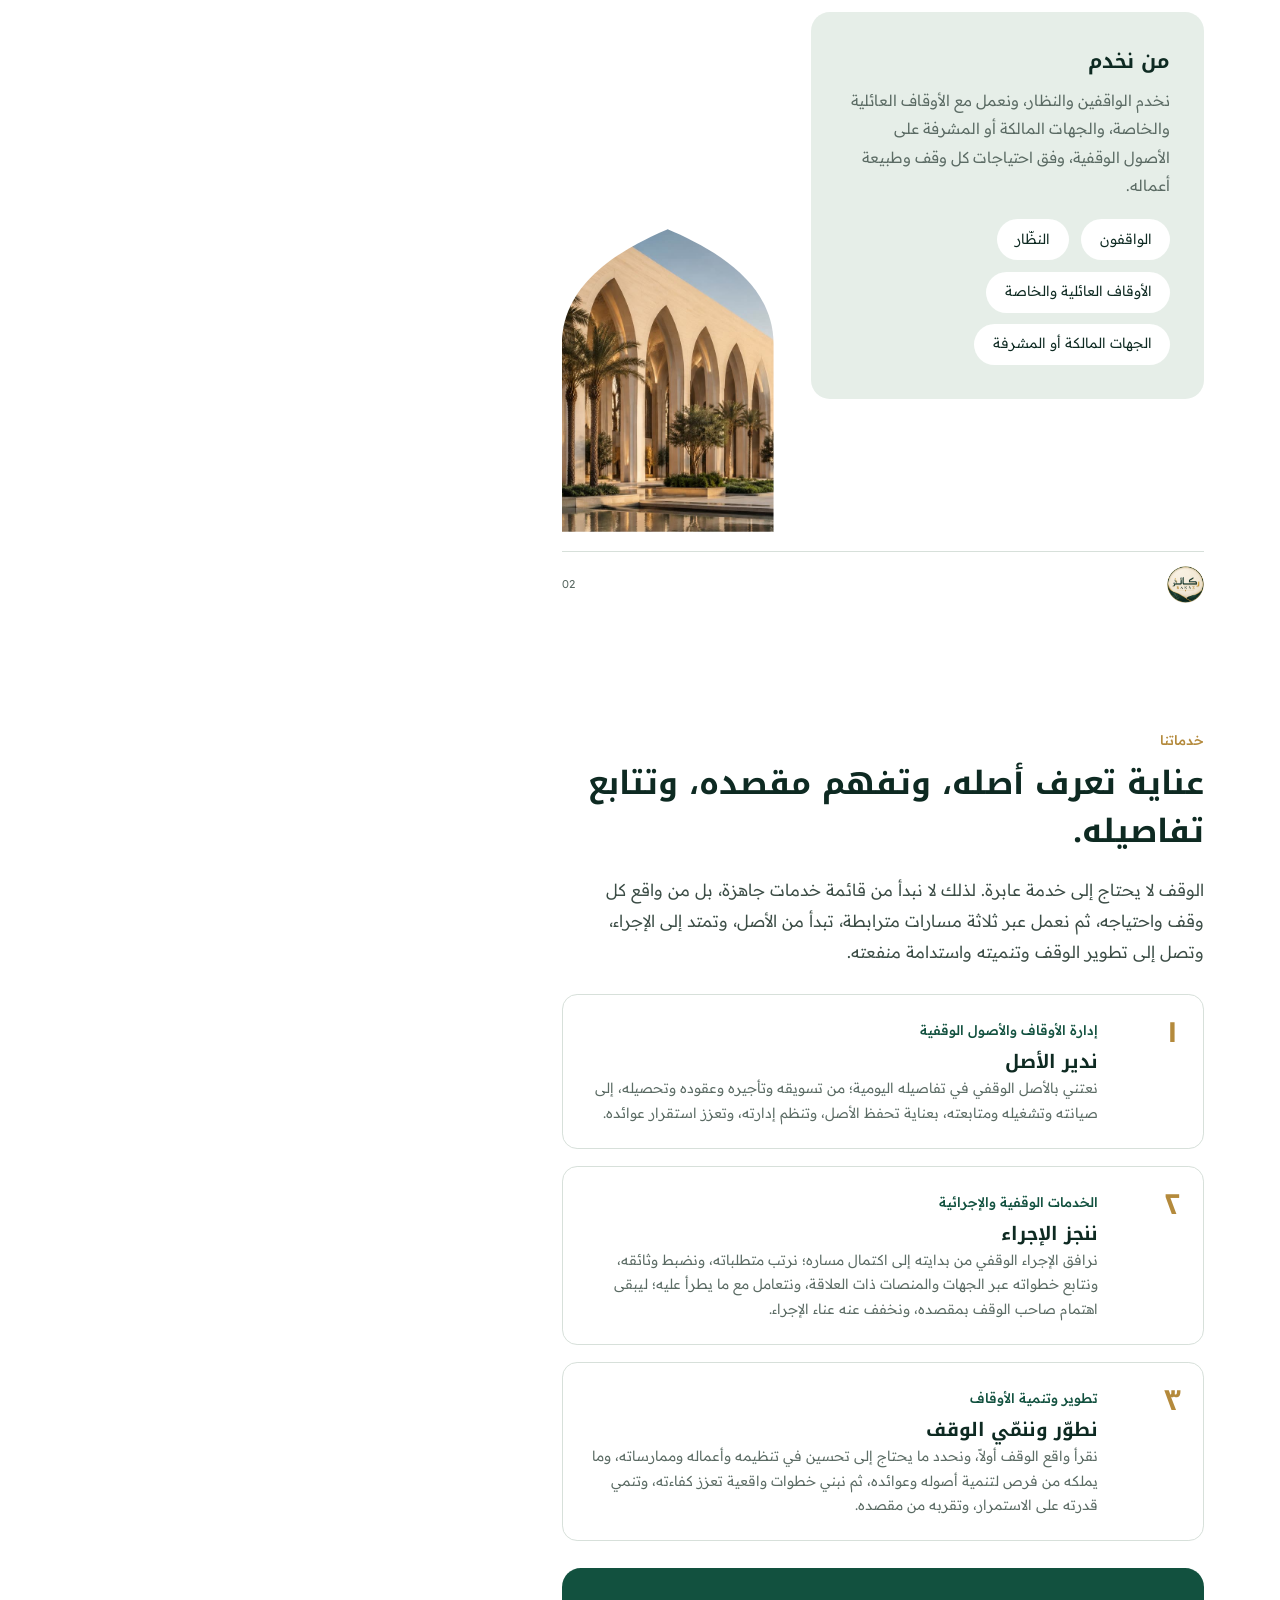
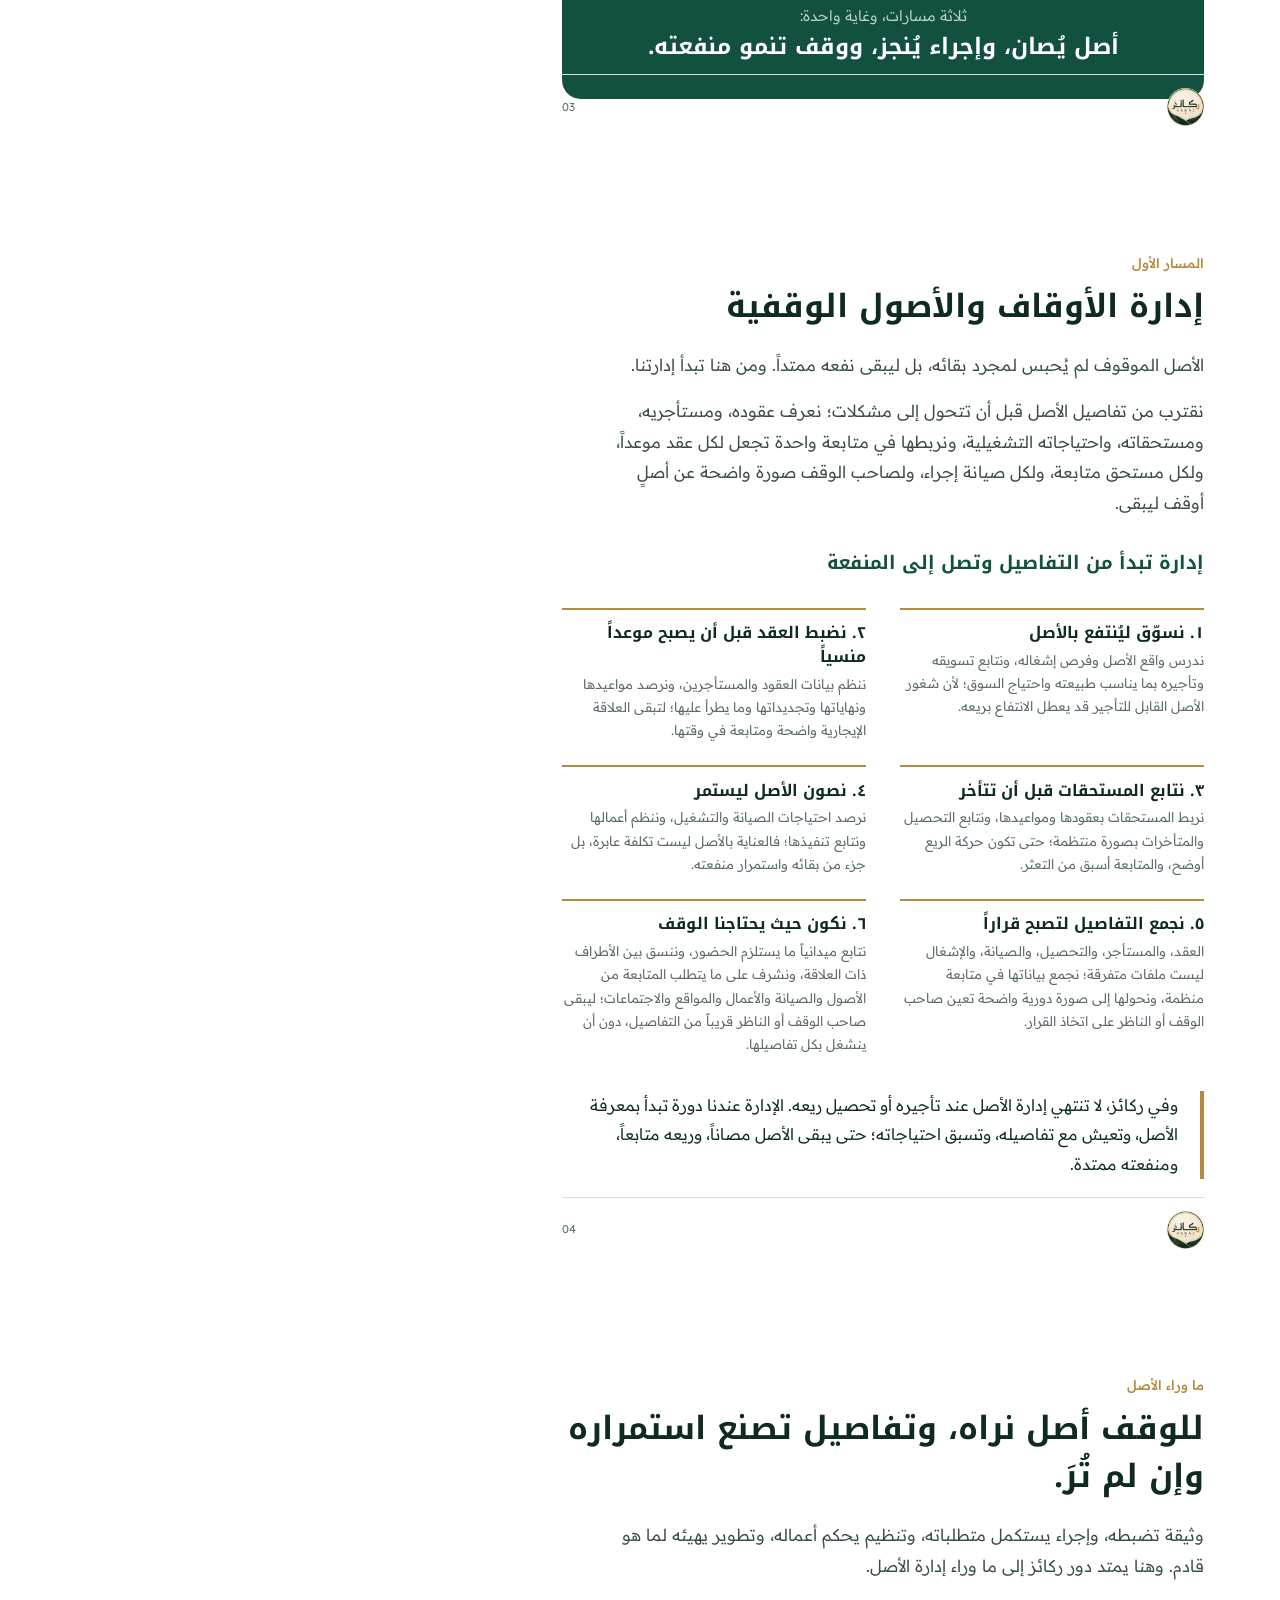
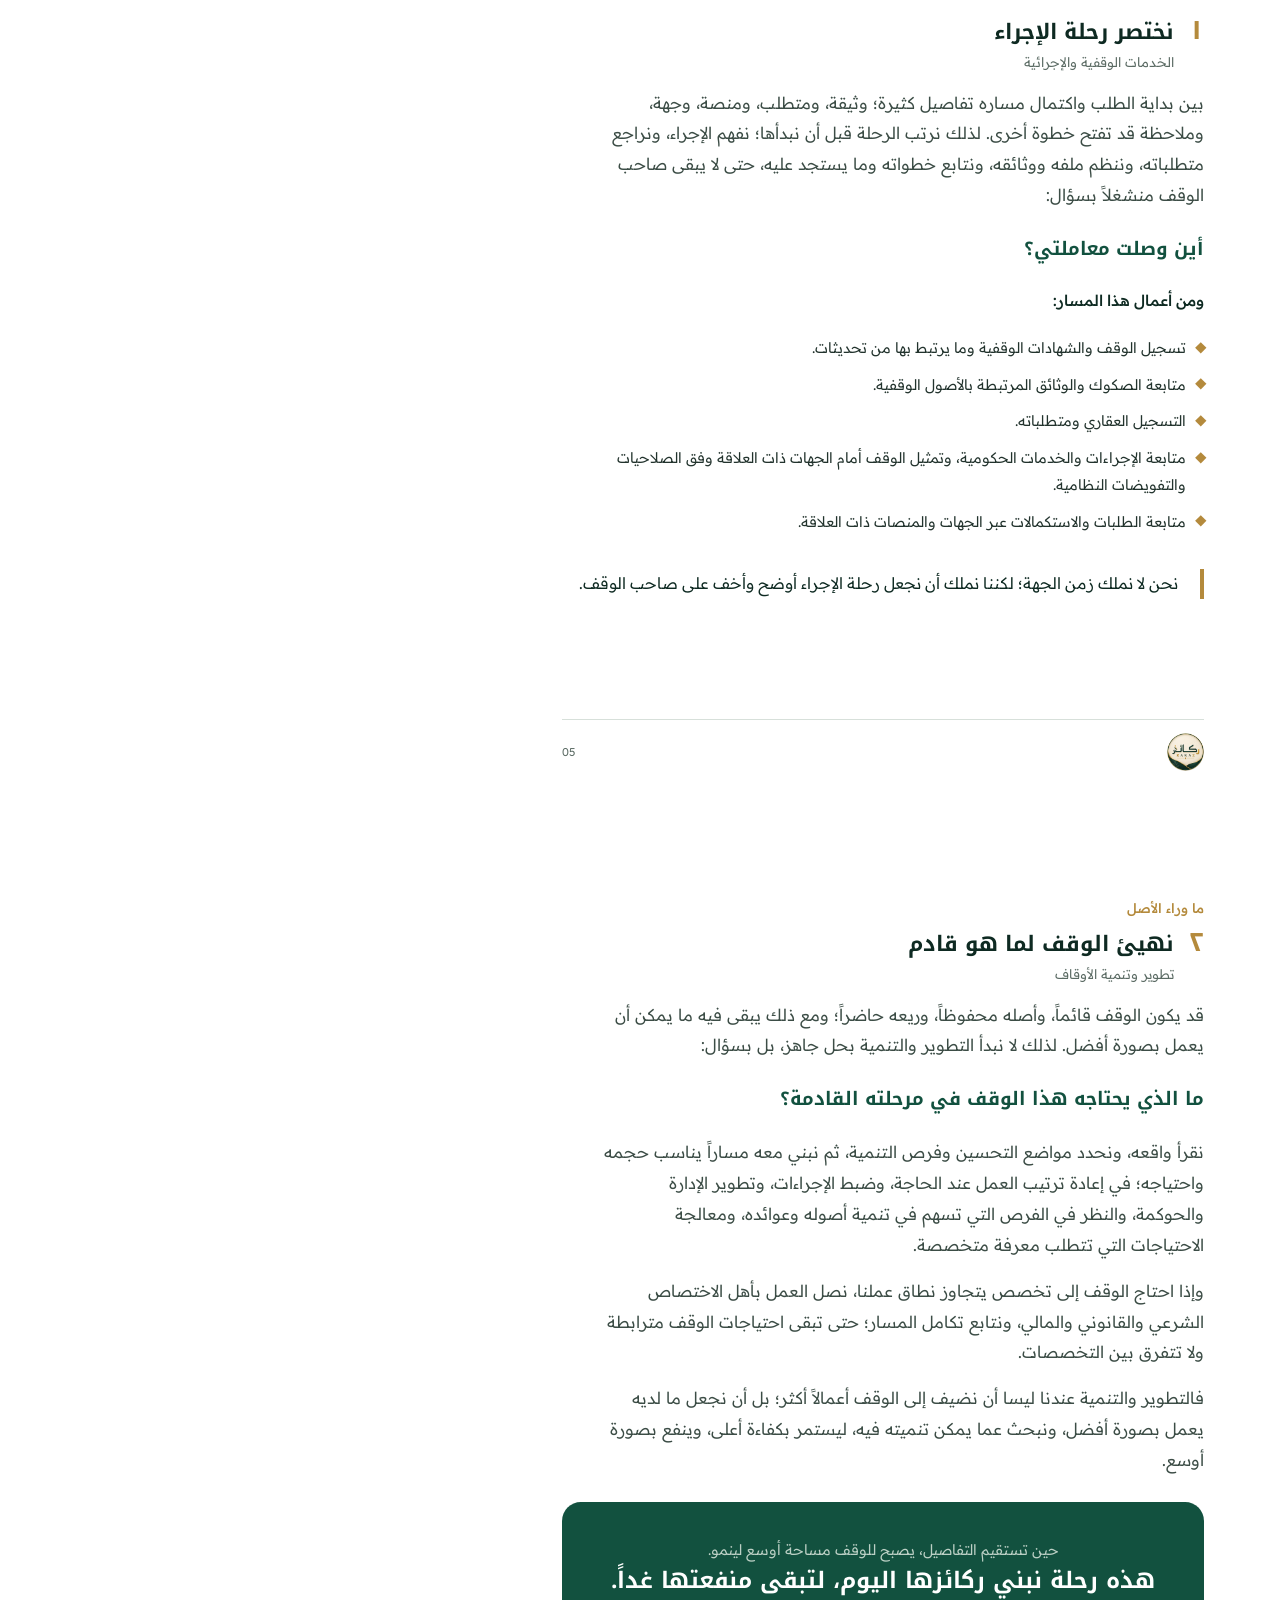
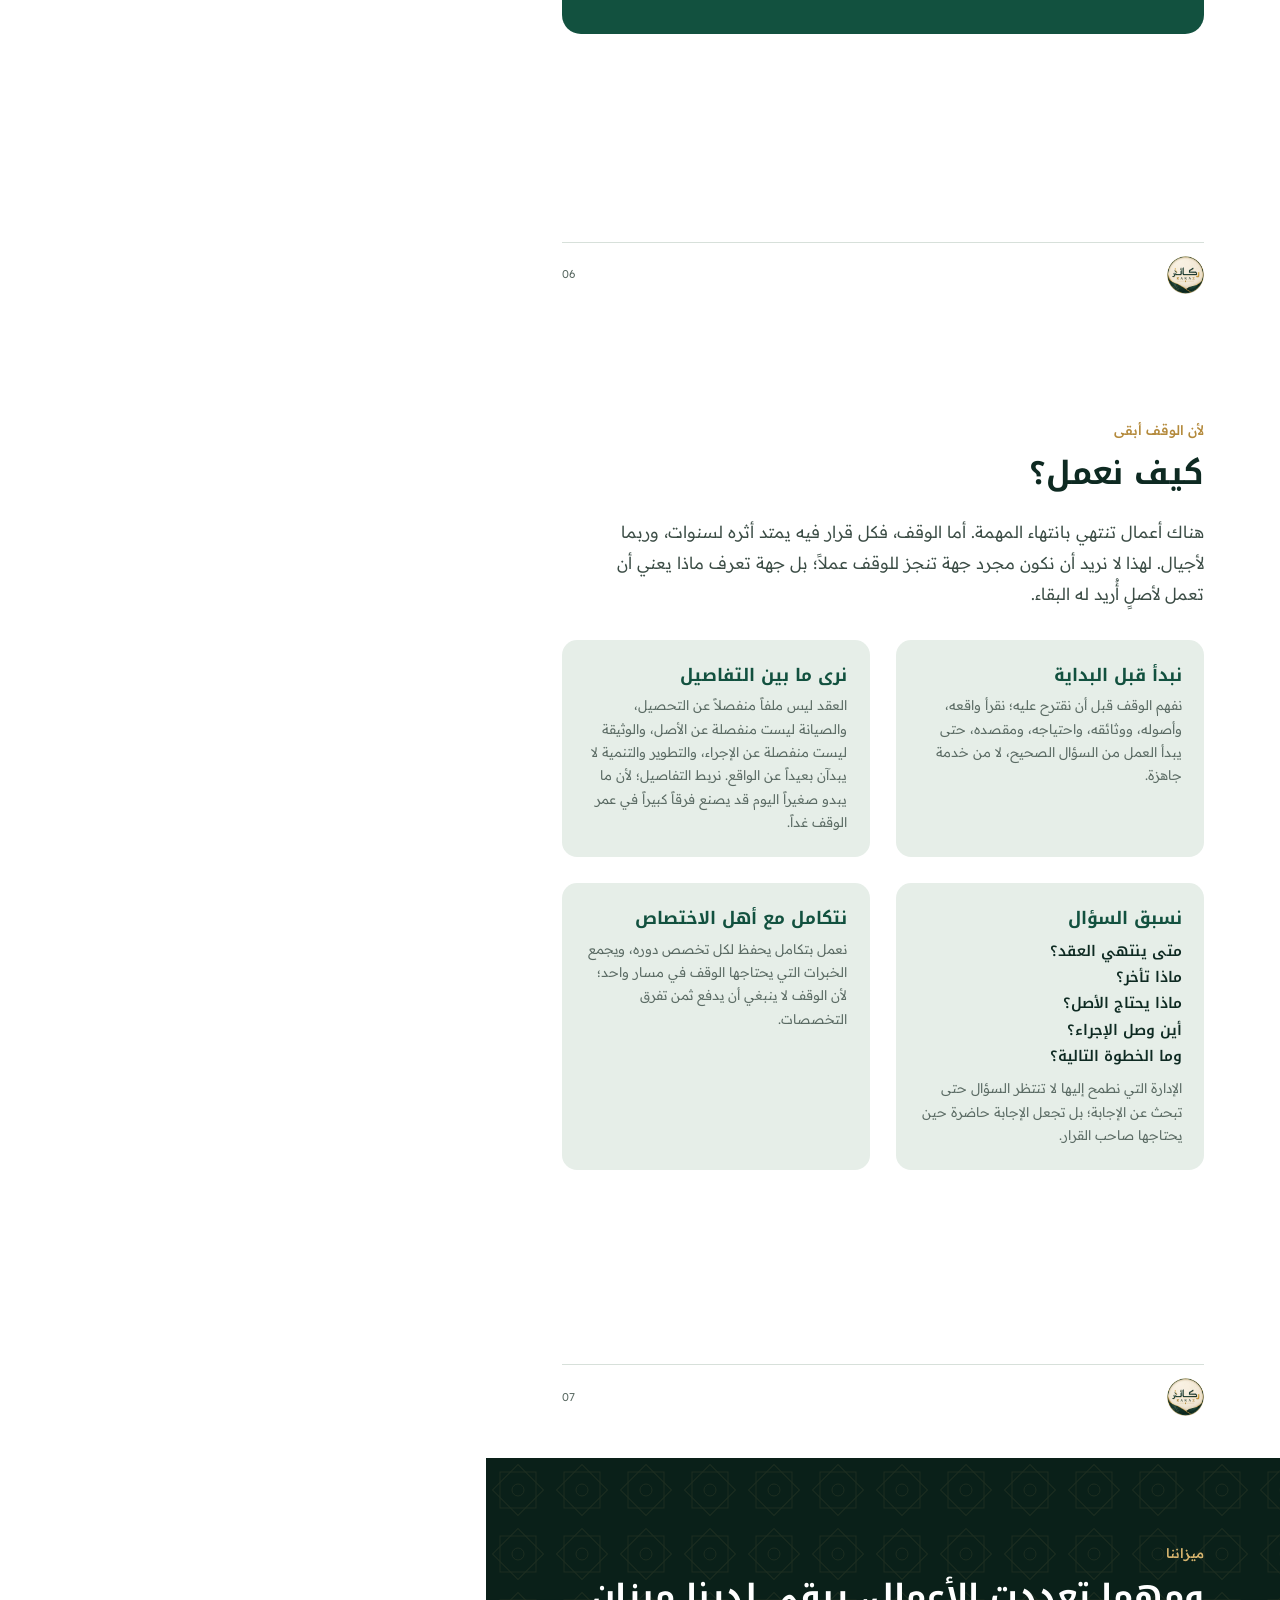
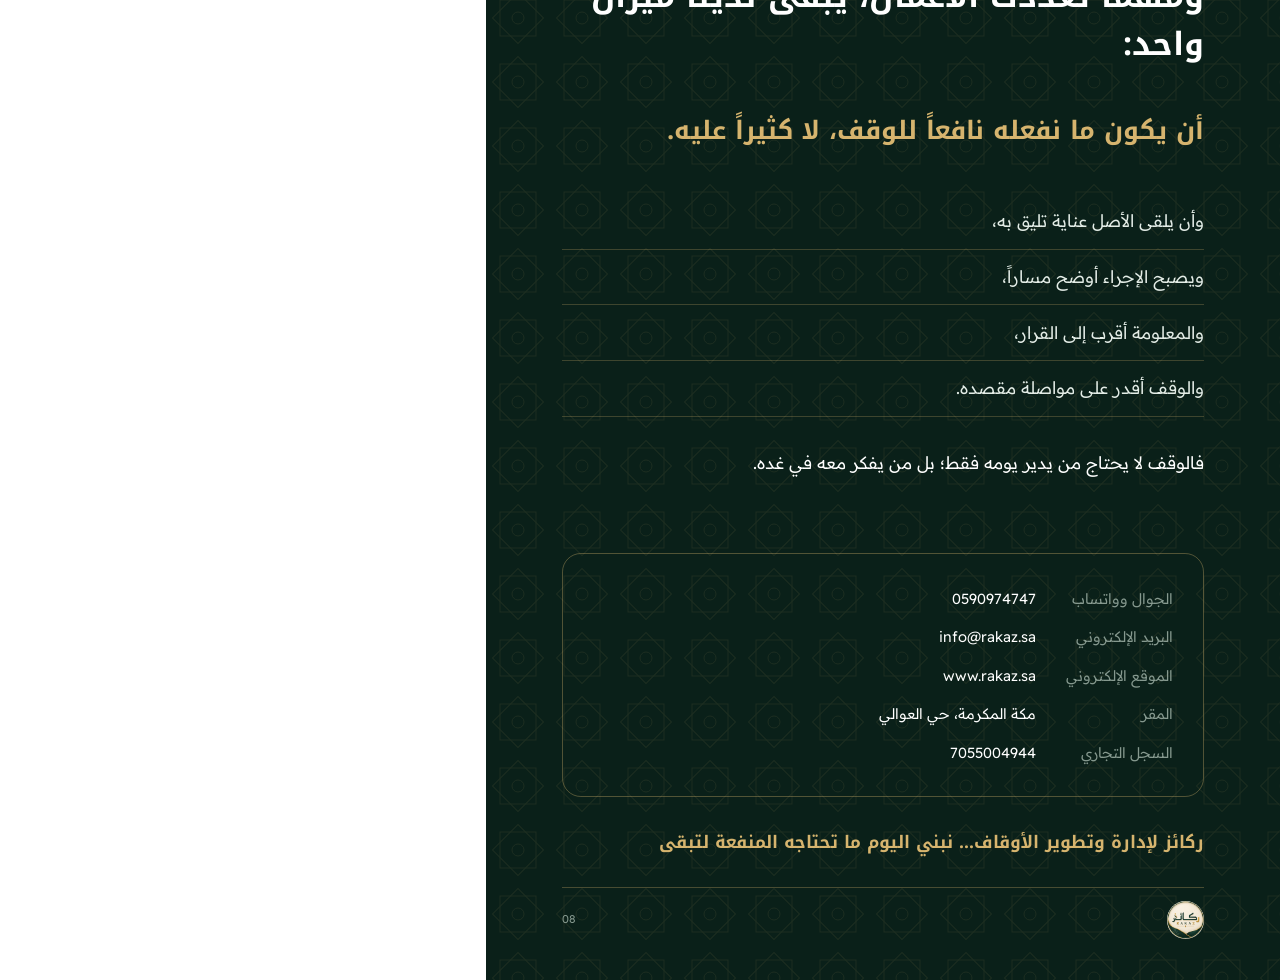
<file: profile-src.html>
<!doctype html>
<html lang="ar" dir="rtl">
<head>
<meta charset="utf-8">
<meta name="robots" content="noindex">
<title>ركائز لإدارة وتطوير الأوقاف | الملف التعريفي</title>
<link href="https://fonts.googleapis.com/css2?family=Noto+Kufi+Arabic:wght@400..800&family=Readex+Pro:wght@300..600&display=swap" rel="stylesheet">
<style>
@page{size:A4;margin:0}
:root{--ink:#0e2a22;--emerald:#12513f;--deep:#0a2019;--brass:#b48a3c;--brass-2:#d6b46e;--sage:#e6eee8;--muted:#5b6b64;--line:#d7e0da}
*{box-sizing:border-box;margin:0;padding:0;-webkit-print-color-adjust:exact;print-color-adjust:exact}
body{font-family:"Readex Pro",sans-serif;color:#22332d;font-weight:350;font-size:11.5pt;line-height:1.85}
h1,h2,h3{font-family:"Noto Kufi Arabic",sans-serif;font-weight:700;color:var(--ink);line-height:1.5}
.page{width:210mm;height:297mm;position:relative;overflow:hidden;page-break-after:always;padding:22mm 20mm 26mm}
.page:last-child{page-break-after:auto}
.arch{clip-path:url(#arch)}
.pat{position:absolute;inset:0;width:100%;height:100%}
.foot{position:absolute;bottom:11mm;inset-inline:20mm;display:flex;justify-content:space-between;align-items:center;font-size:8.5pt;color:var(--muted);border-top:1px solid var(--line);padding-top:3.5mm}
.foot img{height:10mm;width:10mm;border-radius:50%}
.kicker{font-size:10pt;color:var(--brass);font-weight:500;margin-bottom:2mm}
h2{font-size:24pt;margin-bottom:5mm}
.lead{font-size:12.5pt;color:#3c4d46;max-width:160mm}
.lead+.lead{margin-top:4mm}
.muted{color:var(--muted)}
.dark{background:var(--deep);color:#dfe8e2}
.dark h1,.dark h2,.dark h3{color:#fff}
.dark .pat{opacity:.09}
.dark>*:not(.pat):not(.foot){position:relative}
.dark .foot{border-color:rgba(214,180,110,.3);color:#86998f}
/* cover */
.cover{display:flex;flex-direction:column}
.cover .logo{height:28mm;width:28mm;border-radius:50%;align-self:flex-start}
.cover .photo{position:absolute;top:52mm;left:20mm;width:78mm;height:118mm;background:url(img/hero.jpg) 38% center/cover}
.cover .txt{margin-top:auto;margin-bottom:14mm;max-width:120mm}
.cover h1{font-size:30pt;line-height:1.55}
.cover h1 span{display:block}
.cover h1 span:last-child{color:var(--brass-2)}
.cover .meta{display:flex;justify-content:space-between;font-size:10pt;color:#a9bdb3;border-top:1px solid rgba(214,180,110,.35);padding-top:5mm}
/* blocks */
.vm{display:grid;grid-template-columns:1fr 1fr;gap:10mm;margin-top:12mm}
.vm div{border-inline-start:2.5pt solid var(--brass);padding-inline-start:5mm}
.vm h3{font-size:14pt;margin-bottom:1.5mm}
.serve{margin-top:14mm;background:var(--sage);border-radius:5mm;padding:9mm}
.serve h3{font-size:15pt;margin-bottom:3mm}
.chips{display:flex;flex-wrap:wrap;gap:3mm;margin-top:5mm}
.chips span{background:#fff;border-radius:20mm;padding:2mm 5mm;font-size:10.5pt;color:var(--ink)}
.side-img{position:absolute;bottom:30mm;left:20mm;width:56mm;height:80mm;background:url(img/arches.jpg) center/cover}
.tracks{display:grid;gap:4.5mm;margin-top:7mm}
.tr{display:grid;grid-template-columns:16mm 1fr;gap:6mm;border:1px solid var(--line);border-radius:4mm;padding:6mm}
.tr b{font-family:"Noto Kufi Arabic";font-size:22pt;color:var(--brass);line-height:1}
.tr h3{font-size:14pt}
.tr small{display:block;color:var(--emerald);font-weight:500;font-size:10pt;margin-bottom:1.5mm}
.tr p{font-size:10.5pt;color:var(--muted);line-height:1.75}
.band{margin-top:7mm;background:var(--emerald);border-radius:5mm;padding:9mm;text-align:center;color:#dfe8e2}
.band p:first-child{font-size:11pt;color:#bcd0c5}
.band p:last-child{font-family:"Noto Kufi Arabic";font-weight:700;color:#fff;font-size:17pt;line-height:1.6}
.six{display:grid;grid-template-columns:1fr 1fr;gap:6mm 9mm;margin-top:8mm}
.six div{border-top:1.5pt solid var(--brass);padding-top:3mm}
.six h3{font-size:12pt;margin-bottom:1mm}
.six p{font-size:10pt;color:var(--muted);line-height:1.75}
.closing{margin-top:9mm;border-inline-start:3pt solid var(--brass);padding-inline-start:6mm;font-size:12pt;color:var(--ink)}
.list{list-style:none;margin:5mm 0;display:grid;gap:2.5mm}
.list li{display:flex;gap:3mm;align-items:baseline;font-size:11pt}
.list li::before{content:"";width:2mm;height:2mm;background:var(--brass);transform:rotate(45deg);flex:none;translate:0 -.6mm}
.q{font-family:"Noto Kufi Arabic";font-weight:700;color:var(--emerald);font-size:14pt;line-height:1.65;margin:6mm 0}
.dark .q{color:var(--brass-2)}
.sub{display:flex;align-items:baseline;gap:4mm;margin:9mm 0 3mm}
.sub b{font-family:"Noto Kufi Arabic";font-size:20pt;color:var(--brass);line-height:1}
.sub h3{font-size:16pt}
.sub small{color:var(--muted);font-size:10pt}
.how{display:grid;grid-template-columns:1fr 1fr;gap:7mm;margin-top:8mm}
.how div{background:var(--sage);border-radius:4mm;padding:6mm}
.how h3{font-size:13pt;margin-bottom:1.5mm;color:var(--emerald)}
.how p{font-size:10pt;color:var(--muted);line-height:1.75}
.asks{list-style:none;font-family:"Noto Kufi Arabic";font-weight:600;color:var(--ink);font-size:11pt;line-height:1.8;margin:1mm 0 2mm}
.mz{list-style:none;margin:8mm 0;display:grid;gap:3mm}
.mz li{font-size:13pt;color:#e3ece6;border-bottom:1px solid rgba(214,180,110,.25);padding-bottom:3mm}
.contact{margin-top:auto;border:1px solid rgba(214,180,110,.35);border-radius:5mm;padding:8mm;display:grid;grid-template-columns:auto 1fr;gap:3mm 8mm;font-size:11pt}
.contact dt{color:#86998f}.contact dd{color:#fff}
</style>
</head>
<body>
<svg width="0" height="0" style="position:absolute" aria-hidden="true">
  <clipPath id="arch" clipPathUnits="objectBoundingBox"><path d="M0,1 L0,.38 C0,.17 .3,.06 .5,0 C.7,.06 1,.17 1,.38 L1,1 Z"/></clipPath>
  <pattern id="khatam" width="64" height="64" patternUnits="userSpaceOnUse"><g fill="none" stroke="#d6b46e" stroke-width="1"><rect x="14" y="14" width="36" height="36"/><rect x="14" y="14" width="36" height="36" transform="rotate(45 32 32)"/><circle cx="32" cy="32" r="6"/></g></pattern>
</svg>

<!-- 1 cover -->
<section class="page dark cover">
  <svg class="pat"><rect width="100%" height="100%" fill="url(#khatam)"/></svg>
  <img class="logo" src="img/logo.jpg" alt="ركائز">
  <div class="photo arch"></div>
  <div class="txt">
    <p style="color:var(--brass-2);font-size:12pt;margin-bottom:4mm">الملف التعريفي</p>
    <h1><span>أصل يُصان، وإجراء يُنجز،</span><span>ووقف تنمو منفعته.</span></h1>
  </div>
  <div class="meta"><span>ركائز لإدارة وتطوير الأوقاف</span><span>مكة المكرمة</span><span>1448هـ / 2026م</span></div>
</section>

<!-- 2 about -->
<section class="page">
  <p class="kicker">من نحن</p>
  <h2>نعتني بالوقف انطلاقاً من احتياجه.</h2>
  <p class="lead">ندير أصوله، وننظم أعماله، ونتابع إجراءاته، ونربط بين تفاصيله التشغيلية ومتطلباته الوقفية؛ ليبقى الأصل محفوظاً، والعمل منضبطاً، والمنفعة مستمرة.</p>
  <div class="vm">
    <div><h3>الرؤية</h3><p>أوقاف راسخة، تنمو أصولها وتمتد منافعها.</p></div>
    <div><h3>الرسالة</h3><p>تحويل احتياجات الوقف إلى أعمال منظمة ومتابعة مستمرة؛ بإدارة أصوله، وضبط عملياته، وإنجاز إجراءاته، وتطوير أدائه بما يحقق مقصده ويعزز استدامته.</p></div>
  </div>
  <div class="serve" style="margin-inline-end:66mm">
    <h3>من نخدم</h3>
    <p class="muted">نخدم الواقفين والنظار، ونعمل مع الأوقاف العائلية والخاصة، والجهات المالكة أو المشرفة على الأصول الوقفية، وفق احتياجات كل وقف وطبيعة أعماله.</p>
    <div class="chips"><span>الواقفون</span><span>النظّار</span><span>الأوقاف العائلية والخاصة</span><span>الجهات المالكة أو المشرفة</span></div>
  </div>
  <div class="side-img arch"></div>
  <div class="foot"><img src="img/logo.jpg" alt=""><span>02</span></div>
</section>

<!-- 3 services overview -->
<section class="page">
  <p class="kicker">خدماتنا</p>
  <h2>عناية تعرف أصله، وتفهم مقصده، وتتابع تفاصيله.</h2>
  <p class="lead">الوقف لا يحتاج إلى خدمة عابرة. لذلك لا نبدأ من قائمة خدمات جاهزة، بل من واقع كل وقف واحتياجه، ثم نعمل عبر ثلاثة مسارات مترابطة، تبدأ من الأصل، وتمتد إلى الإجراء، وتصل إلى تطوير الوقف وتنميته واستدامة منفعته.</p>
  <div class="tracks">
    <div class="tr"><b>١</b><div><small>إدارة الأوقاف والأصول الوقفية</small><h3>ندير الأصل</h3><p>نعتني بالأصل الوقفي في تفاصيله اليومية؛ من تسويقه وتأجيره وعقوده وتحصيله، إلى صيانته وتشغيله ومتابعته، بعناية تحفظ الأصل، وتنظم إدارته، وتعزز استقرار عوائده.</p></div></div>
    <div class="tr"><b>٢</b><div><small>الخدمات الوقفية والإجرائية</small><h3>ننجز الإجراء</h3><p>نرافق الإجراء الوقفي من بدايته إلى اكتمال مساره؛ نرتب متطلباته، ونضبط وثائقه، ونتابع خطواته عبر الجهات والمنصات ذات العلاقة، ونتعامل مع ما يطرأ عليه؛ ليبقى اهتمام صاحب الوقف بمقصده، ونخفف عنه عناء الإجراء.</p></div></div>
    <div class="tr"><b>٣</b><div><small>تطوير وتنمية الأوقاف</small><h3>نطوّر وننمّي الوقف</h3><p>نقرأ واقع الوقف أولاً، ونحدد ما يحتاج إلى تحسين في تنظيمه وأعماله وممارساته، وما يملكه من فرص لتنمية أصوله وعوائده، ثم نبني خطوات واقعية تعزز كفاءته، وتنمي قدرته على الاستمرار، وتقربه من مقصده.</p></div></div>
  </div>
  <div class="band"><p>ثلاثة مسارات، وغاية واحدة:</p><p>أصل يُصان، وإجراء يُنجز، ووقف تنمو منفعته.</p></div>
  <div class="foot"><img src="img/logo.jpg" alt=""><span>03</span></div>
</section>

<!-- 4 asset management -->
<section class="page">
  <p class="kicker">المسار الأول</p>
  <h2>إدارة الأوقاف والأصول الوقفية</h2>
  <p class="lead">الأصل الموقوف لم يُحبس لمجرد بقائه، بل ليبقى نفعه ممتداً. ومن هنا تبدأ إدارتنا.</p>
  <p class="lead">نقترب من تفاصيل الأصل قبل أن تتحول إلى مشكلات؛ نعرف عقوده، ومستأجريه، ومستحقاته، واحتياجاته التشغيلية، ونربطها في متابعة واحدة تجعل لكل عقد موعداً، ولكل مستحق متابعة، ولكل صيانة إجراء، ولصاحب الوقف صورة واضحة عن أصلٍ أوقف ليبقى.</p>
  <h3 style="font-size:14pt;margin-top:8mm;color:var(--emerald)">إدارة تبدأ من التفاصيل وتصل إلى المنفعة</h3>
  <div class="six">
    <div><h3>١. نسوّق ليُنتفع بالأصل</h3><p>ندرس واقع الأصل وفرص إشغاله، ونتابع تسويقه وتأجيره بما يناسب طبيعته واحتياج السوق؛ لأن شغور الأصل القابل للتأجير قد يعطل الانتفاع بريعه.</p></div>
    <div><h3>٢. نضبط العقد قبل أن يصبح موعداً منسياً</h3><p>ننظم بيانات العقود والمستأجرين، ونرصد مواعيدها ونهاياتها وتجديداتها وما يطرأ عليها؛ لتبقى العلاقة الإيجارية واضحة ومتابعة في وقتها.</p></div>
    <div><h3>٣. نتابع المستحقات قبل أن تتأخر</h3><p>نربط المستحقات بعقودها ومواعيدها، ونتابع التحصيل والمتأخرات بصورة منتظمة؛ حتى تكون حركة الريع أوضح، والمتابعة أسبق من التعثر.</p></div>
    <div><h3>٤. نصون الأصل ليستمر</h3><p>نرصد احتياجات الصيانة والتشغيل، وننظم أعمالها ونتابع تنفيذها؛ فالعناية بالأصل ليست تكلفة عابرة، بل جزء من بقائه واستمرار منفعته.</p></div>
    <div><h3>٥. نجمع التفاصيل لتصبح قراراً</h3><p>العقد، والمستأجر، والتحصيل، والصيانة، والإشغال ليست ملفات متفرقة؛ نجمع بياناتها في متابعة منظمة، ونحولها إلى صورة دورية واضحة تعين صاحب الوقف أو الناظر على اتخاذ القرار.</p></div>
    <div><h3>٦. نكون حيث يحتاجنا الوقف</h3><p>نتابع ميدانياً ما يستلزم الحضور، وننسق بين الأطراف ذات العلاقة، ونشرف على ما يتطلب المتابعة من الأصول والصيانة والأعمال والمواقع والاجتماعات؛ ليبقى صاحب الوقف أو الناظر قريباً من التفاصيل، دون أن ينشغل بكل تفاصيلها.</p></div>
  </div>
  <p class="closing">وفي ركائز، لا تنتهي إدارة الأصل عند تأجيره أو تحصيل ريعه. الإدارة عندنا دورة تبدأ بمعرفة الأصل، وتعيش مع تفاصيله، وتسبق احتياجاته؛ حتى يبقى الأصل مصاناً، وريعه متابعاً، ومنفعته ممتدة.</p>
  <div class="foot"><img src="img/logo.jpg" alt=""><span>04</span></div>
</section>

<!-- 5 beyond the asset: procedures -->
<section class="page">
  <p class="kicker">ما وراء الأصل</p>
  <h2>للوقف أصل نراه، وتفاصيل تصنع استمراره وإن لم تُرَ.</h2>
  <p class="lead">وثيقة تضبطه، وإجراء يستكمل متطلباته، وتنظيم يحكم أعماله، وتطوير يهيئه لما هو قادم. وهنا يمتد دور ركائز إلى ما وراء إدارة الأصل.</p>
  <div class="sub"><b>١</b><div><h3>نختصر رحلة الإجراء</h3><small>الخدمات الوقفية والإجرائية</small></div></div>
  <p class="lead">بين بداية الطلب واكتمال مساره تفاصيل كثيرة؛ وثيقة، ومتطلب، ومنصة، وجهة، وملاحظة قد تفتح خطوة أخرى. لذلك نرتب الرحلة قبل أن نبدأها؛ نفهم الإجراء، ونراجع متطلباته، وننظم ملفه ووثائقه، ونتابع خطواته وما يستجد عليه، حتى لا يبقى صاحب الوقف منشغلاً بسؤال:</p>
  <p class="q">أين وصلت معاملتي؟</p>
  <p style="font-weight:500;color:var(--ink)">ومن أعمال هذا المسار:</p>
  <ul class="list">
    <li>تسجيل الوقف والشهادات الوقفية وما يرتبط بها من تحديثات.</li>
    <li>متابعة الصكوك والوثائق المرتبطة بالأصول الوقفية.</li>
    <li>التسجيل العقاري ومتطلباته.</li>
    <li>متابعة الإجراءات والخدمات الحكومية، وتمثيل الوقف أمام الجهات ذات العلاقة وفق الصلاحيات والتفويضات النظامية.</li>
    <li>متابعة الطلبات والاستكمالات عبر الجهات والمنصات ذات العلاقة.</li>
  </ul>
  <p class="closing">نحن لا نملك زمن الجهة؛ لكننا نملك أن نجعل رحلة الإجراء أوضح وأخف على صاحب الوقف.</p>
  <div class="foot"><img src="img/logo.jpg" alt=""><span>05</span></div>
</section>

<!-- 6 development -->
<section class="page">
  <p class="kicker">ما وراء الأصل</p>
  <div class="sub" style="margin-top:0"><b>٢</b><div><h3>نهيئ الوقف لما هو قادم</h3><small>تطوير وتنمية الأوقاف</small></div></div>
  <p class="lead">قد يكون الوقف قائماً، وأصله محفوظاً، وريعه حاضراً؛ ومع ذلك يبقى فيه ما يمكن أن يعمل بصورة أفضل. لذلك لا نبدأ التطوير والتنمية بحل جاهز، بل بسؤال:</p>
  <p class="q">ما الذي يحتاجه هذا الوقف في مرحلته القادمة؟</p>
  <p class="lead">نقرأ واقعه، ونحدد مواضع التحسين وفرص التنمية، ثم نبني معه مساراً يناسب حجمه واحتياجه؛ في إعادة ترتيب العمل عند الحاجة، وضبط الإجراءات، وتطوير الإدارة والحوكمة، والنظر في الفرص التي تسهم في تنمية أصوله وعوائده، ومعالجة الاحتياجات التي تتطلب معرفة متخصصة.</p>
  <p class="lead">وإذا احتاج الوقف إلى تخصص يتجاوز نطاق عملنا، نصل العمل بأهل الاختصاص الشرعي والقانوني والمالي، ونتابع تكامل المسار؛ حتى تبقى احتياجات الوقف مترابطة ولا تتفرق بين التخصصات.</p>
  <p class="lead">فالتطوير والتنمية عندنا ليسا أن نضيف إلى الوقف أعمالاً أكثر؛ بل أن نجعل ما لديه يعمل بصورة أفضل، ونبحث عما يمكن تنميته فيه، ليستمر بكفاءة أعلى، وينفع بصورة أوسع.</p>
  <div class="band"><p>حين تستقيم التفاصيل، يصبح للوقف مساحة أوسع لينمو.</p><p>هذه رحلة نبني ركائزها اليوم، لتبقى منفعتها غداً.</p></div>
  <div class="foot"><img src="img/logo.jpg" alt=""><span>06</span></div>
</section>

<!-- 7 how we work -->
<section class="page">
  <p class="kicker">لأن الوقف أبقى</p>
  <h2>كيف نعمل؟</h2>
  <p class="lead">هناك أعمال تنتهي بانتهاء المهمة. أما الوقف، فكل قرار فيه يمتد أثره لسنوات، وربما لأجيال. لهذا لا نريد أن نكون مجرد جهة تنجز للوقف عملاً؛ بل جهة تعرف ماذا يعني أن تعمل لأصلٍ أُريد له البقاء.</p>
  <div class="how">
    <div><h3>نبدأ قبل البداية</h3><p>نفهم الوقف قبل أن نقترح عليه؛ نقرأ واقعه، وأصوله، ووثائقه، واحتياجه، ومقصده، حتى يبدأ العمل من السؤال الصحيح، لا من خدمة جاهزة.</p></div>
    <div><h3>نرى ما بين التفاصيل</h3><p>العقد ليس ملفاً منفصلاً عن التحصيل، والصيانة ليست منفصلة عن الأصل، والوثيقة ليست منفصلة عن الإجراء، والتطوير والتنمية لا يبدآن بعيداً عن الواقع. نربط التفاصيل؛ لأن ما يبدو صغيراً اليوم قد يصنع فرقاً كبيراً في عمر الوقف غداً.</p></div>
    <div><h3>نسبق السؤال</h3><ul class="asks"><li>متى ينتهي العقد؟</li><li>ماذا تأخر؟</li><li>ماذا يحتاج الأصل؟</li><li>أين وصل الإجراء؟</li><li>وما الخطوة التالية؟</li></ul><p>الإدارة التي نطمح إليها لا تنتظر السؤال حتى تبحث عن الإجابة؛ بل تجعل الإجابة حاضرة حين يحتاجها صاحب القرار.</p></div>
    <div><h3>نتكامل مع أهل الاختصاص</h3><p>نعمل بتكامل يحفظ لكل تخصص دوره، ويجمع الخبرات التي يحتاجها الوقف في مسار واحد؛ لأن الوقف لا ينبغي أن يدفع ثمن تفرق التخصصات.</p></div>
  </div>
  <div class="foot"><img src="img/logo.jpg" alt=""><span>07</span></div>
</section>

<!-- 8 closing + contact -->
<section class="page dark" style="display:flex;flex-direction:column;padding-bottom:32mm">
  <svg class="pat"><rect width="100%" height="100%" fill="url(#khatam)"/></svg>
  <p class="kicker" style="color:var(--brass-2)">ميزاننا</p>
  <h2>ومهما تعددت الأعمال، يبقى لدينا ميزان واحد:</h2>
  <p class="q" style="font-size:19pt">أن يكون ما نفعله نافعاً للوقف، لا كثيراً عليه.</p>
  <ul class="mz">
    <li>وأن يلقى الأصل عناية تليق به،</li>
    <li>ويصبح الإجراء أوضح مساراً،</li>
    <li>والمعلومة أقرب إلى القرار،</li>
    <li>والوقف أقدر على مواصلة مقصده.</li>
  </ul>
  <p style="font-size:13pt;color:#fff">فالوقف لا يحتاج من يدير يومه فقط؛ بل من يفكر معه في غده.</p>
  <dl class="contact">
    <dt>الجوال وواتساب</dt><dd dir="ltr" style="text-align:right">0590974747</dd>
    <dt>البريد الإلكتروني</dt><dd>info@rakaz.sa</dd>
    <dt>الموقع الإلكتروني</dt><dd>www.rakaz.sa</dd>
    <dt>المقر</dt><dd>مكة المكرمة، حي العوالي</dd>
    <dt>السجل التجاري</dt><dd>7055004944</dd>
  </dl>
  <p style="margin-top:8mm;font-family:'Noto Kufi Arabic';font-weight:700;color:var(--brass-2);font-size:13pt">ركائز لإدارة وتطوير الأوقاف... نبني اليوم ما تحتاجه المنفعة لتبقى</p>
  <div class="foot"><img src="img/logo.jpg" alt=""><span>08</span></div>
</section>
</body>
</html>
</file>
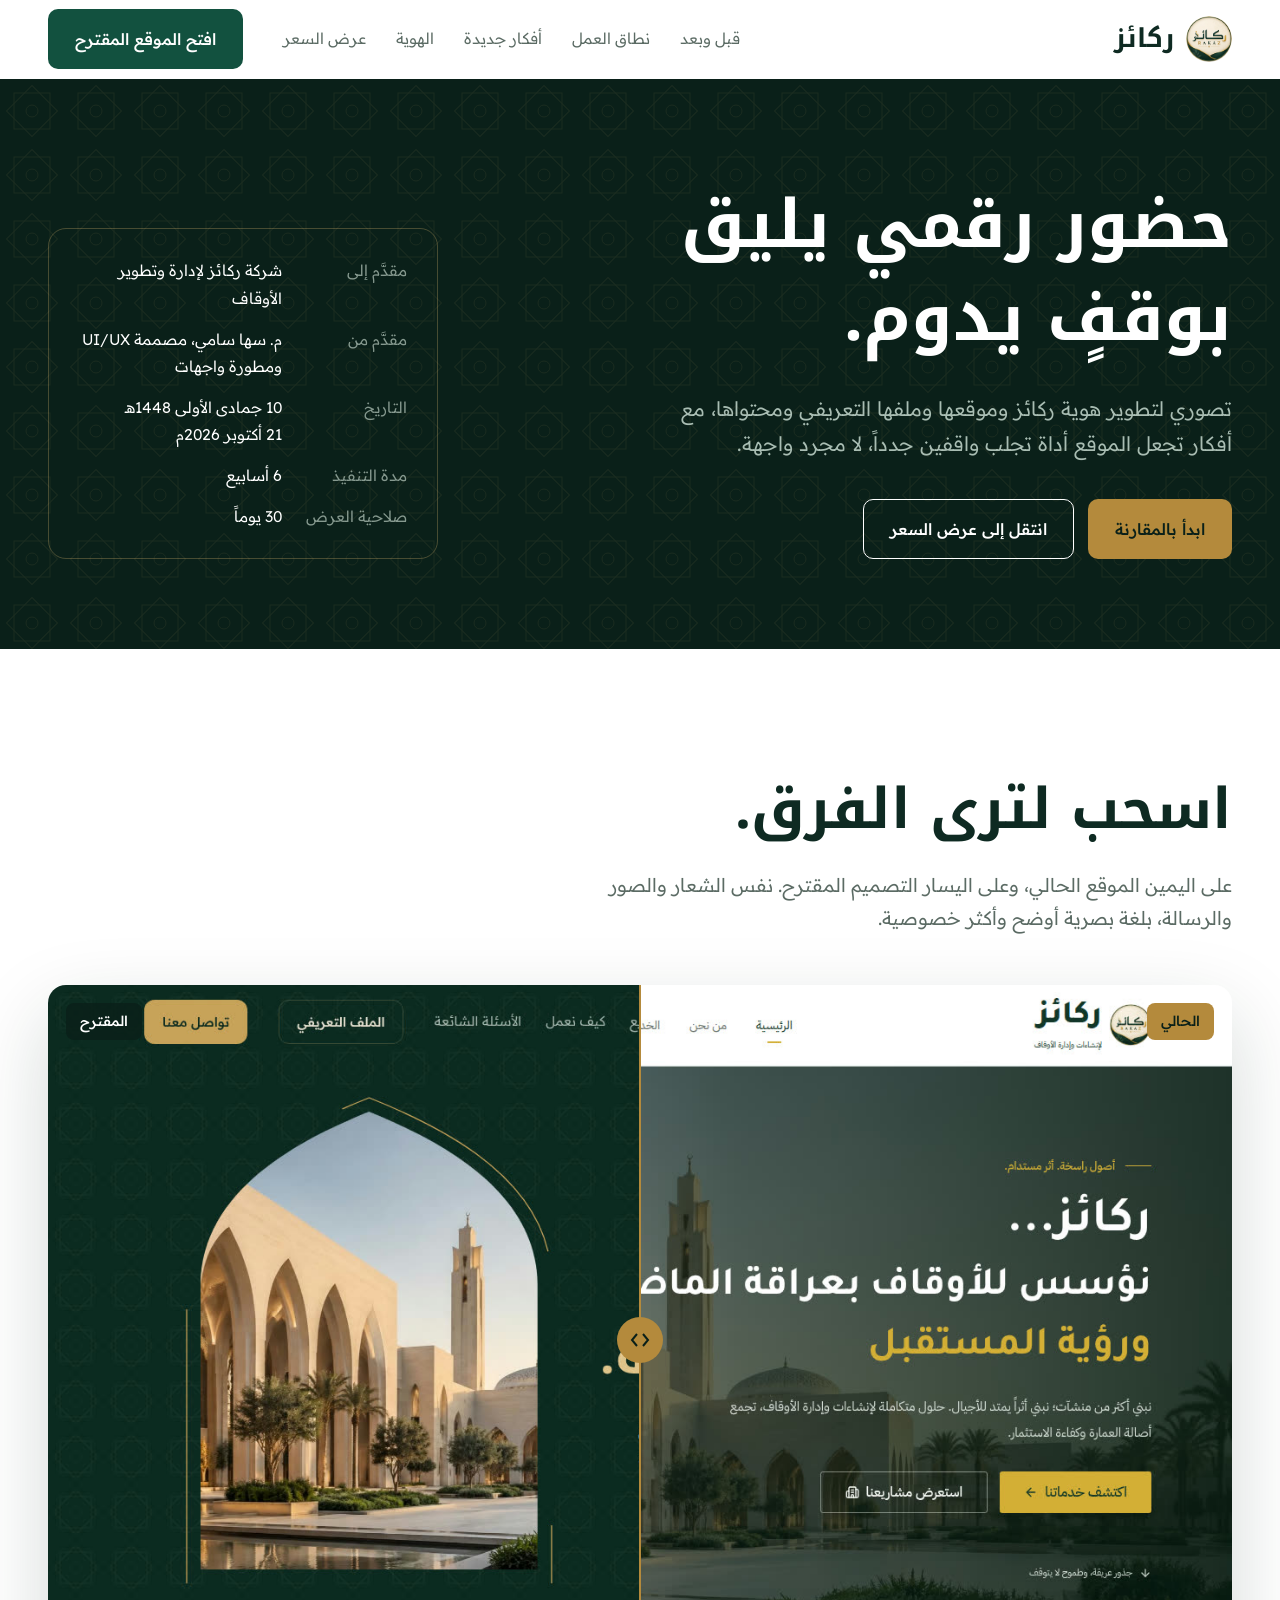
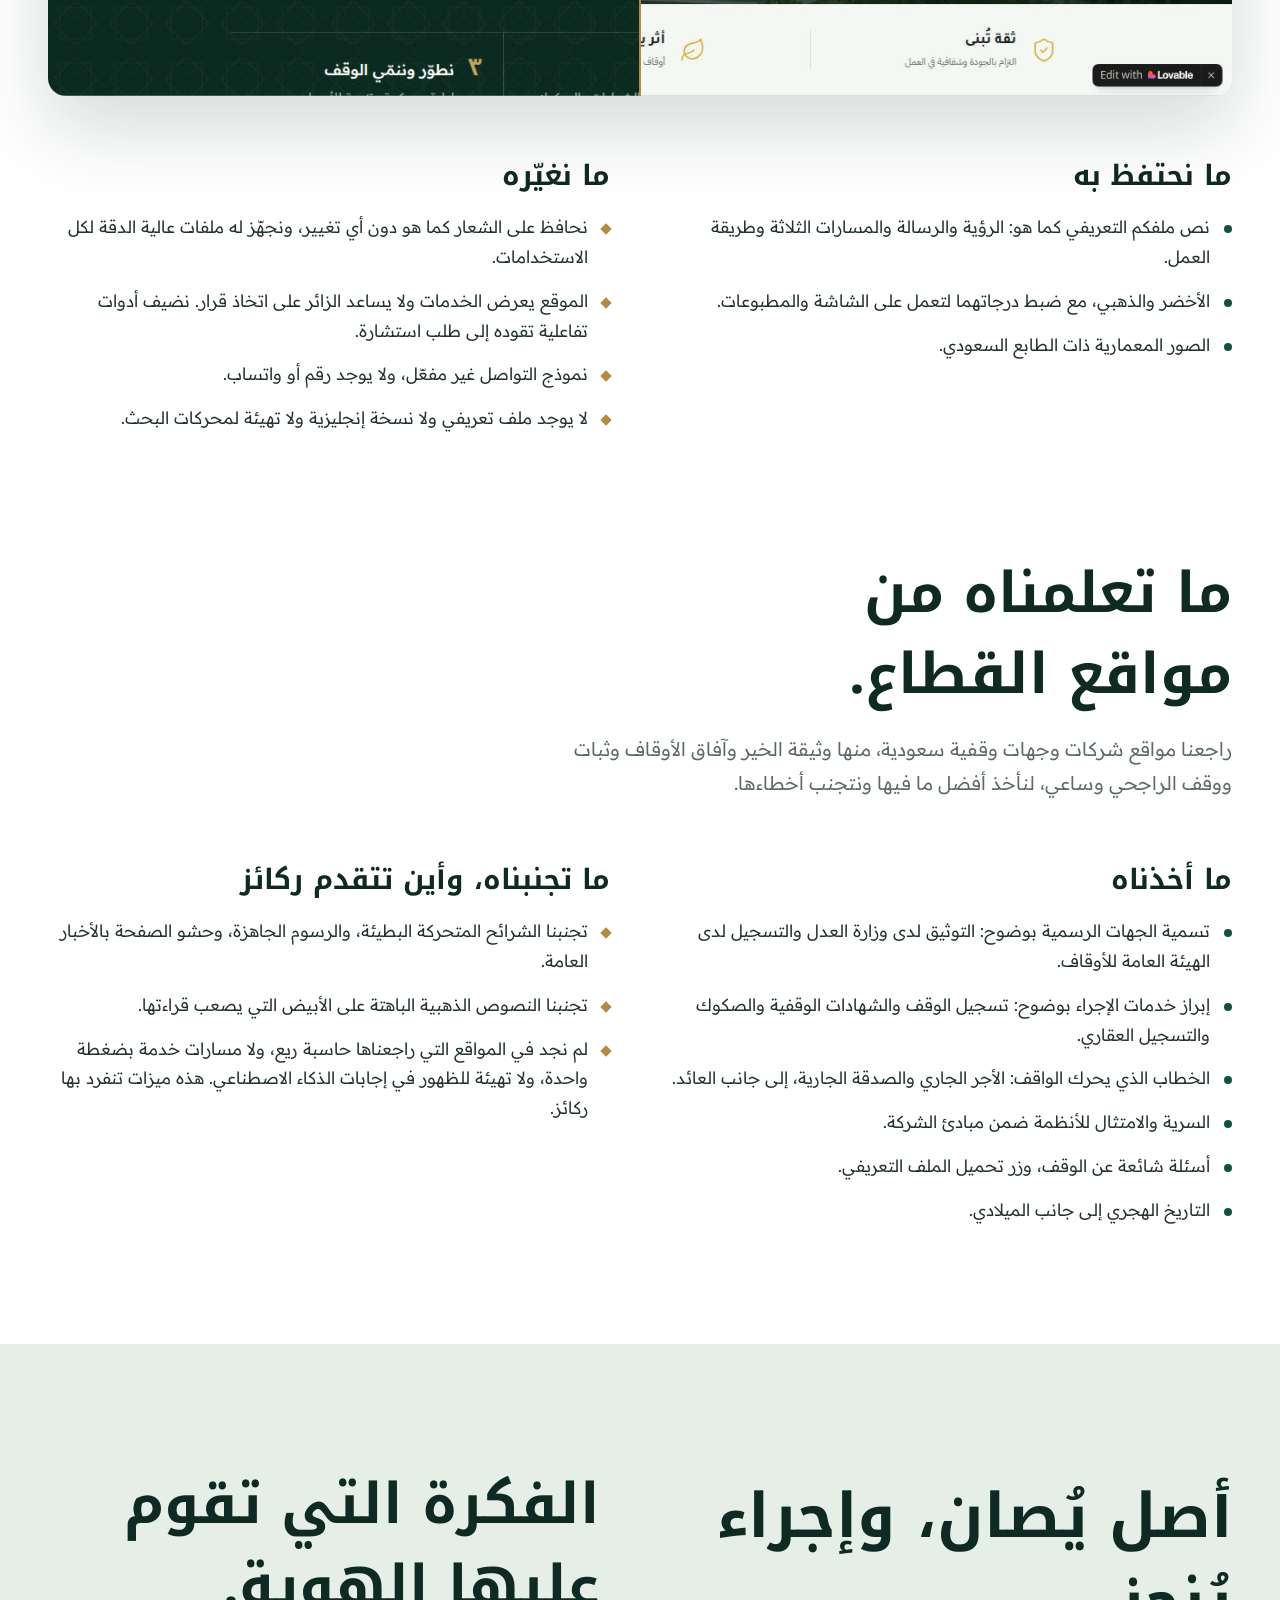
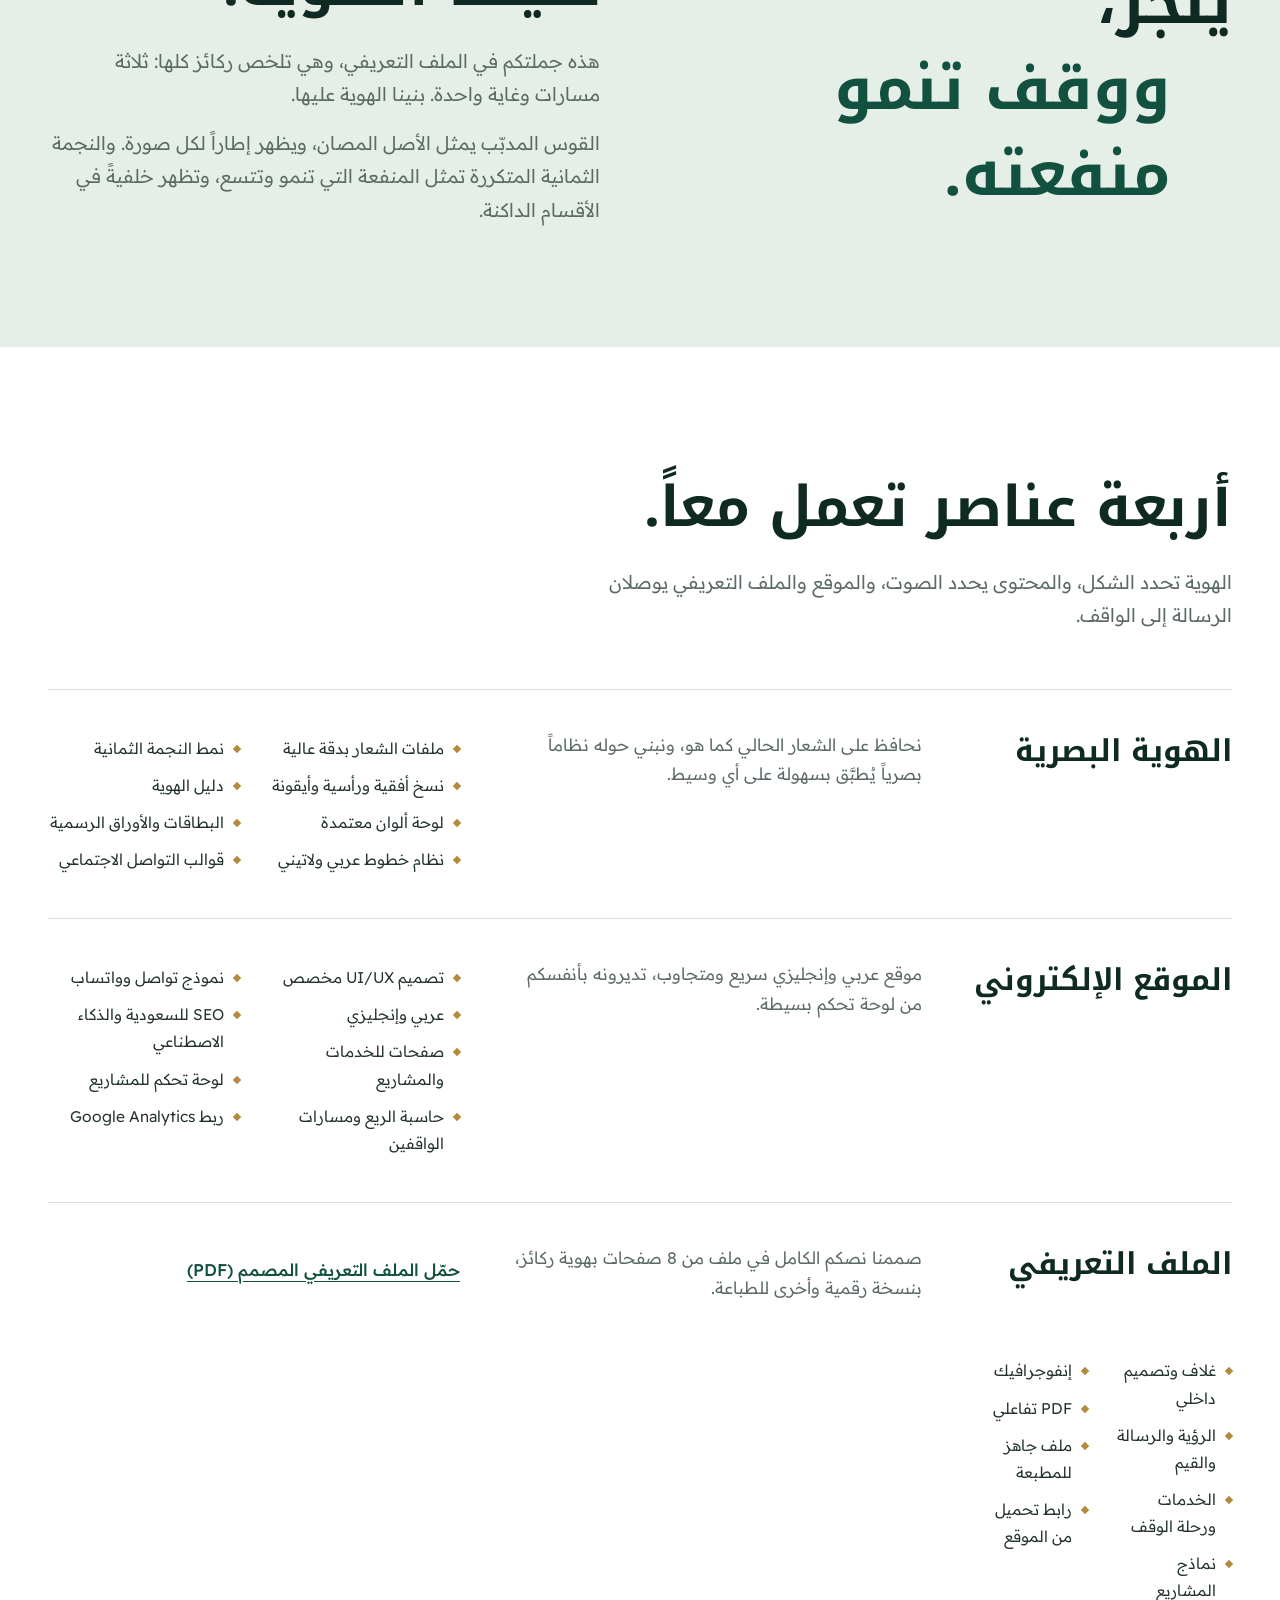
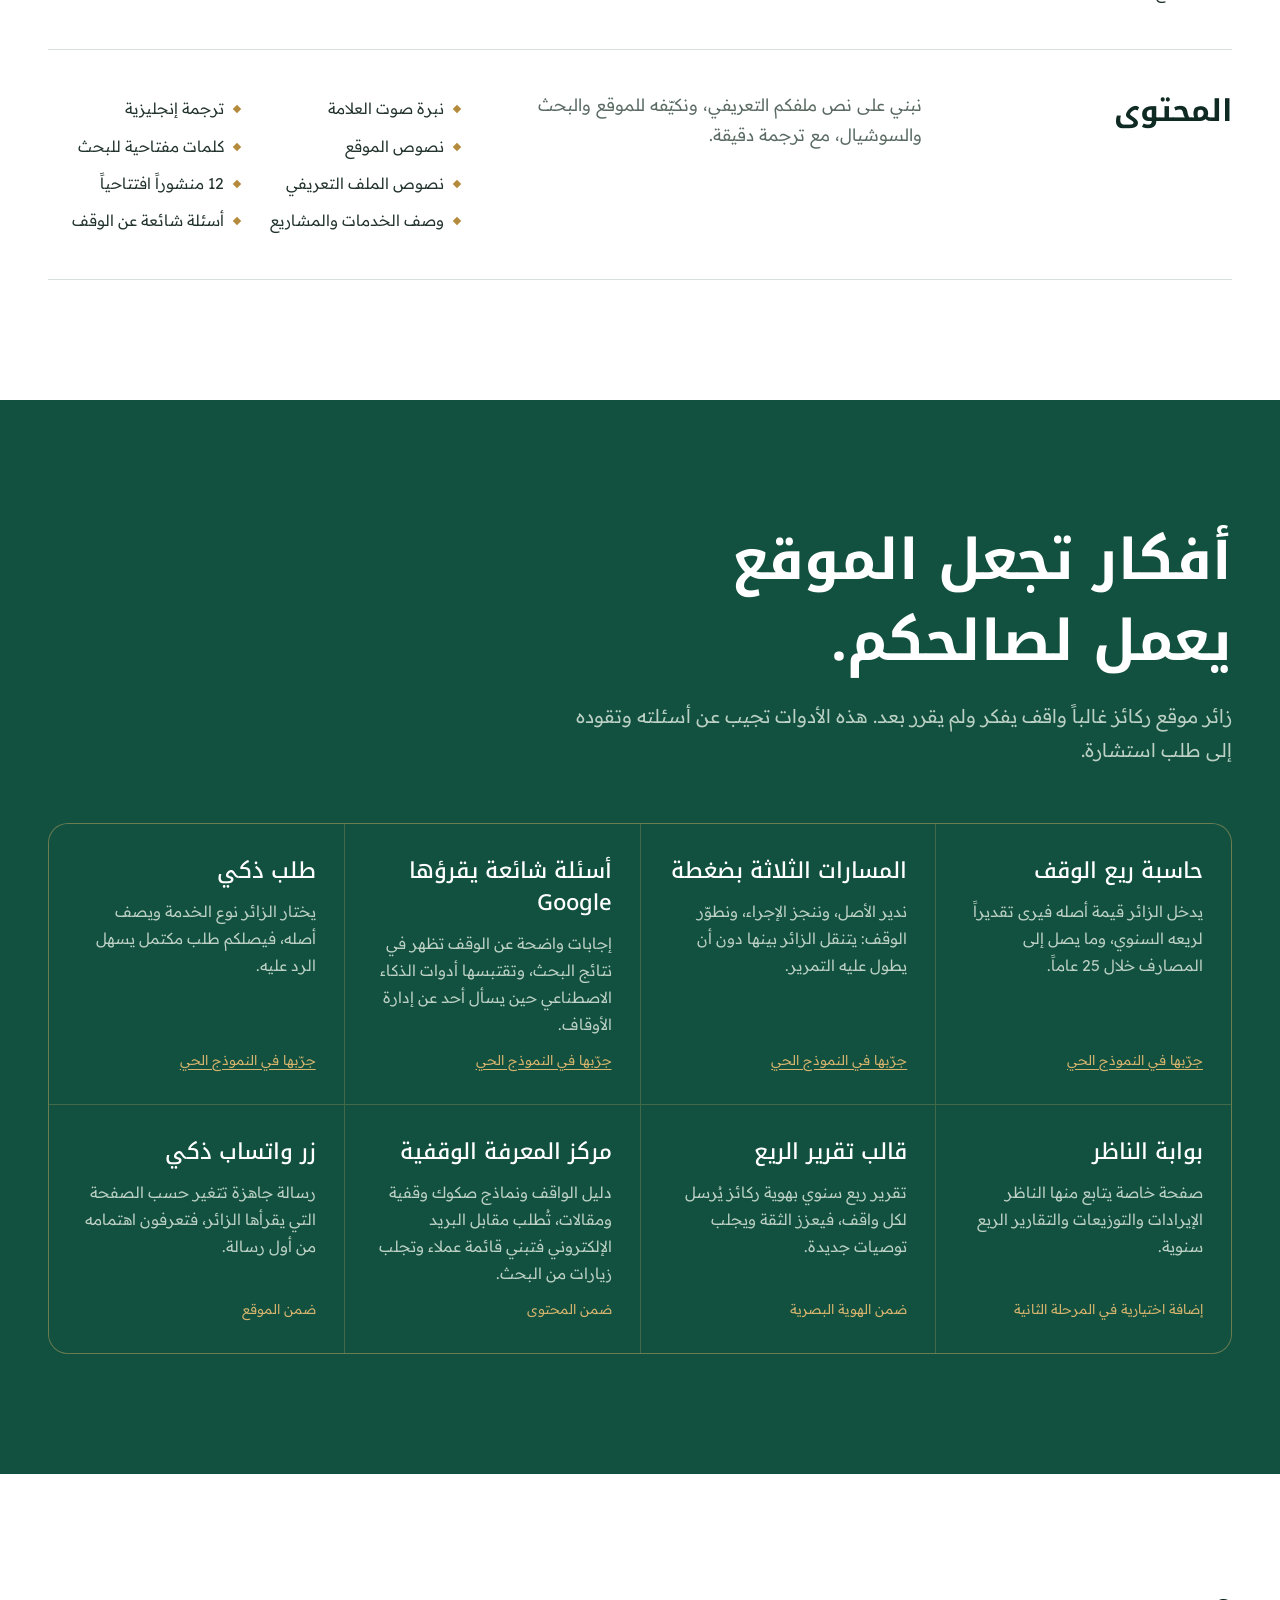
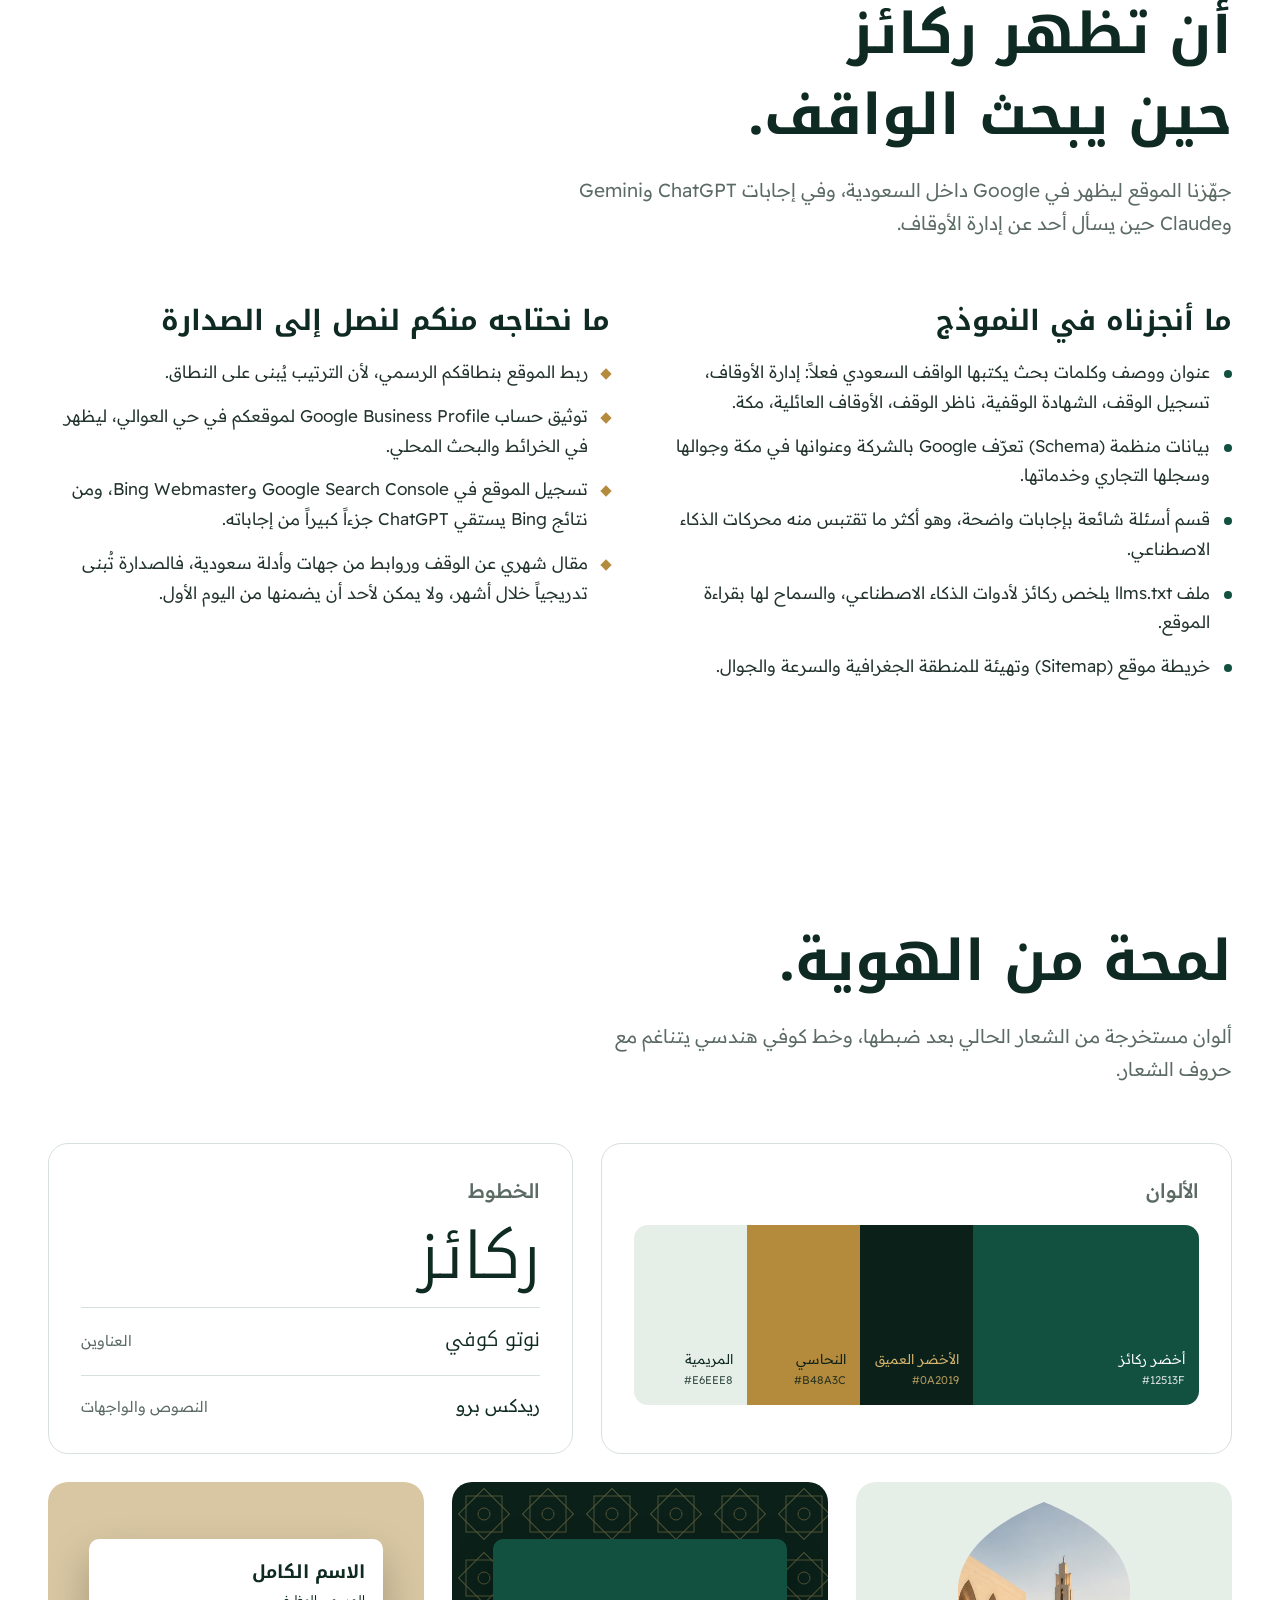
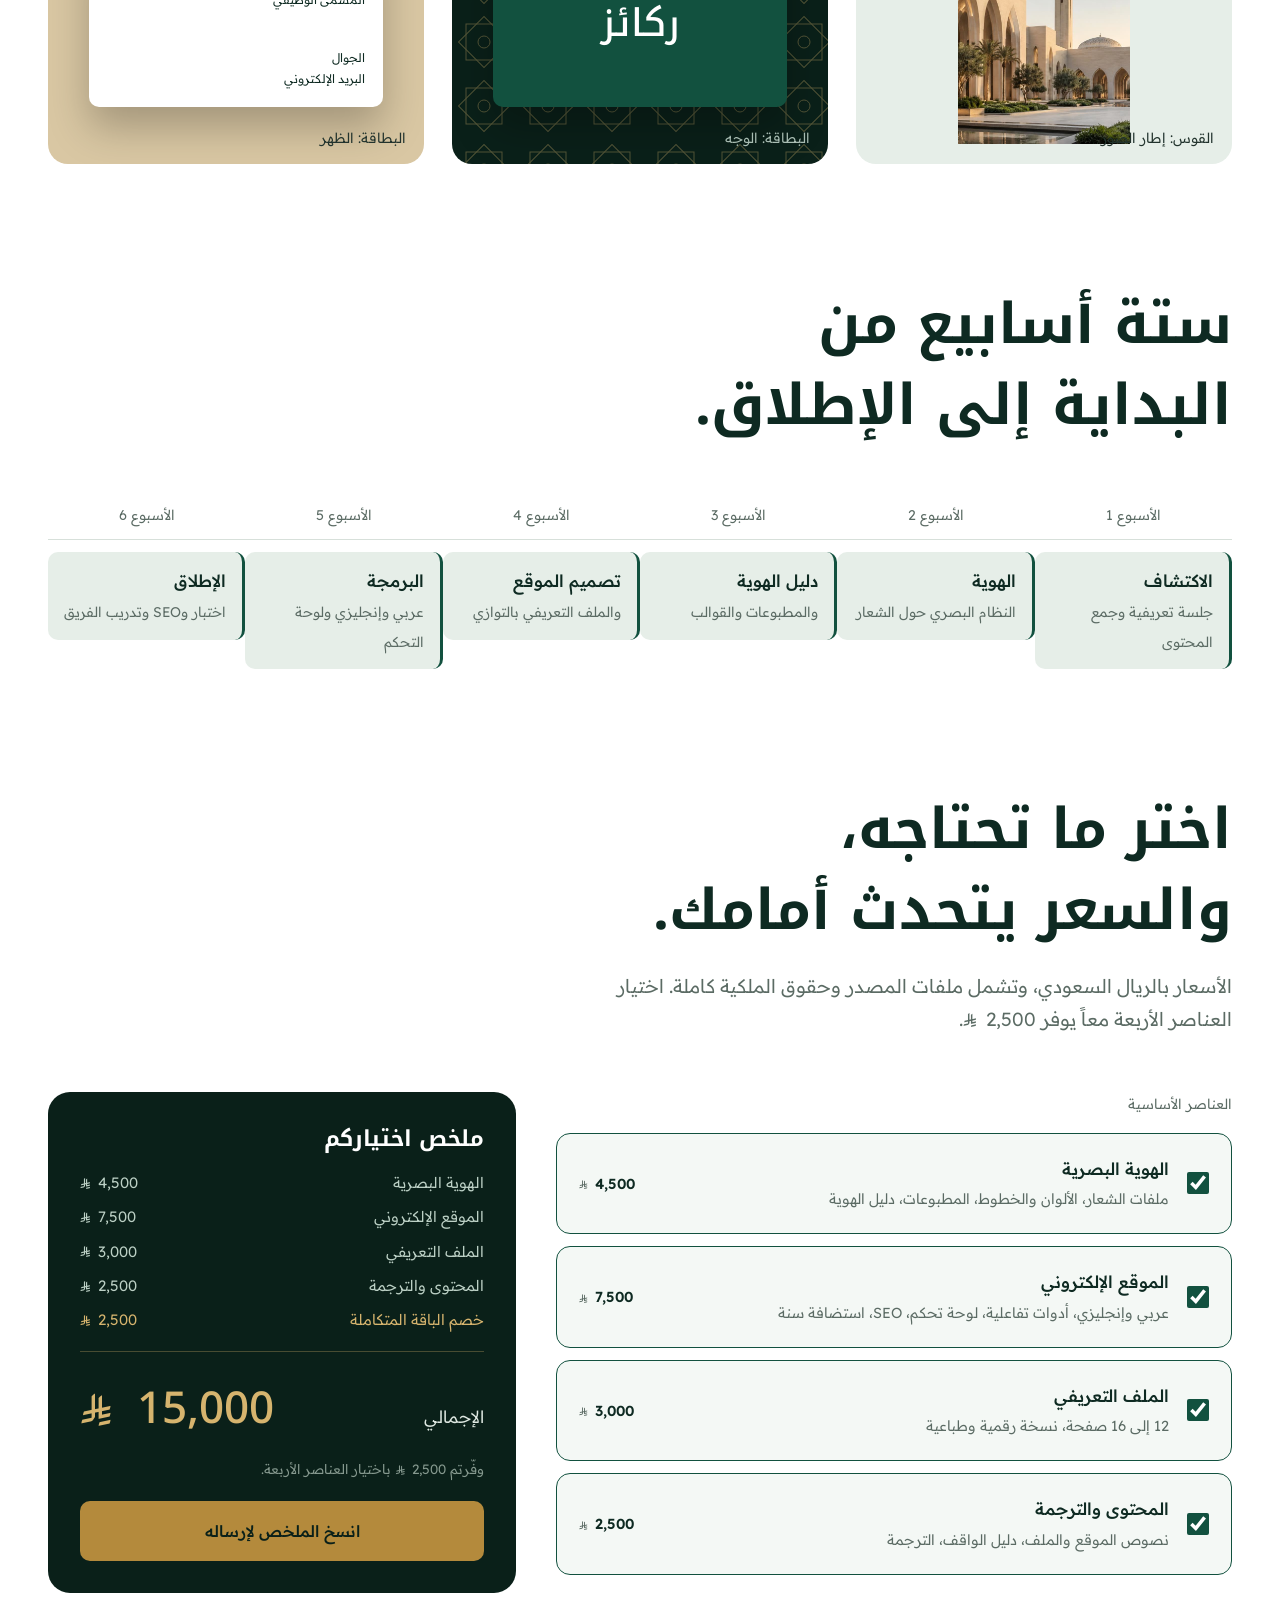
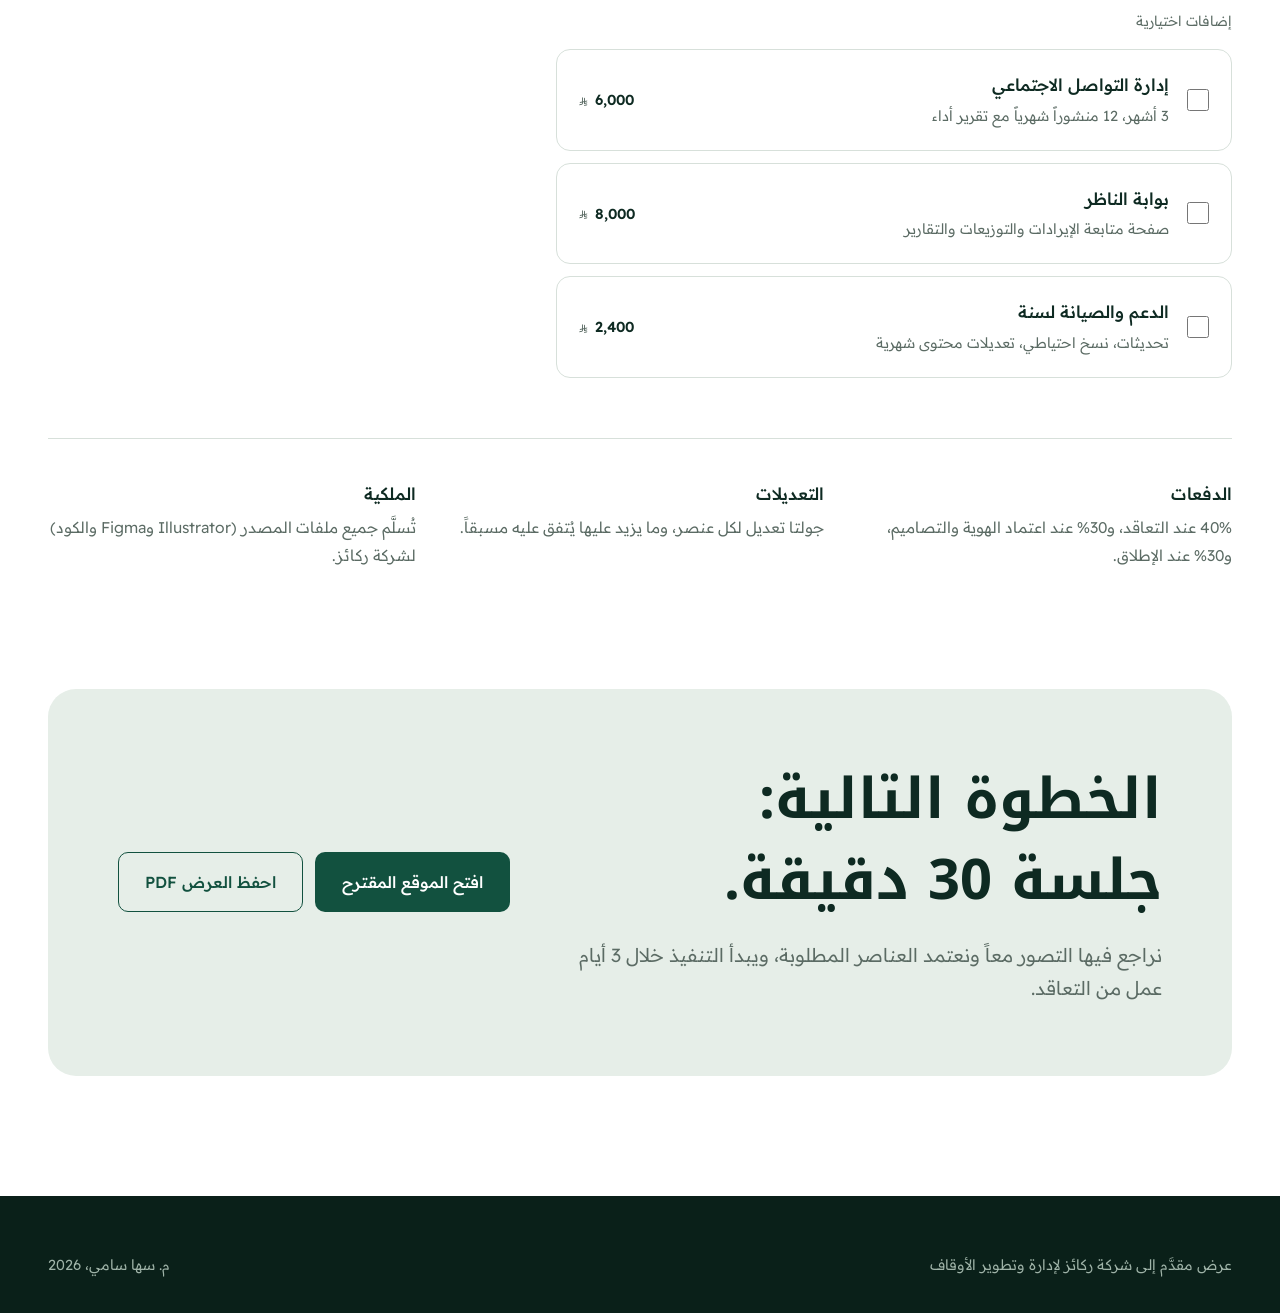
<file: proposal.html>
<!doctype html>
<html lang="ar" dir="rtl">
<head>
<meta charset="utf-8">
<meta name="viewport" content="width=device-width,initial-scale=1">
<title>عرض ركائز الرقمي</title>
<meta name="robots" content="noindex,nofollow">
<meta name="description" content="تصور متكامل لتطوير الموقع والهوية البصرية والملف التعريفي والمحتوى لشركة ركائز، مع أفكار جديدة وخطة تنفيذ وعرض سعر.">
<link rel="icon" href="img/favicon.png">
<link rel="preconnect" href="https://fonts.googleapis.com"><link rel="preconnect" href="https://fonts.gstatic.com" crossorigin>
<link href="https://fonts.googleapis.com/css2?family=Noto+Kufi+Arabic:wght@400..800&family=Readex+Pro:wght@300..600&display=swap" rel="stylesheet">
<link rel="stylesheet" href="styles.css">
<style>
.p-hero{background:var(--deep);color:#dfe8e2;position:relative;overflow:hidden;padding-block:100px 90px}
.p-hero .bgpat{position:absolute;inset:0;opacity:.08;width:100%;height:100%}
.p-hero .wrap{position:relative;display:grid;grid-template-columns:1.3fr .7fr;gap:70px;align-items:end}
.p-hero h1{color:#fff;font-size:clamp(36px,5.2vw,72px);line-height:1.4;margin-bottom:26px}
.p-hero p{font-size:20px;color:#a9bdb3;max-width:46ch}
.sheet{border:1px solid rgba(214,180,110,.3);border-radius:18px;padding:28px 30px}
.sheet dl{display:grid;grid-template-columns:auto 1fr;gap:14px 24px;font-size:15.5px}
.sheet dt{color:#86998f}.sheet dd{color:#fff}
.p-hero .actions{display:flex;gap:14px;flex-wrap:wrap;margin-top:38px}

/* before / after */
.ba{position:relative;margin-top:50px;border-radius:18px;overflow:hidden;aspect-ratio:1366/820;box-shadow:0 30px 80px rgba(14,42,34,.18);user-select:none;touch-action:pan-y}
.ba img{position:absolute;inset:0;width:100%;height:100%;object-fit:cover}
.ba .after{clip-path:inset(0 calc(100% - var(--pos,50%)) 0 0)}
.ba .handle{position:absolute;top:0;bottom:0;left:var(--pos,50%);width:2px;background:var(--brass);translate:-1px 0;pointer-events:none}
.ba .handle::after{content:"";position:absolute;top:50%;left:50%;width:46px;height:46px;translate:-50% -50%;border-radius:50%;background:var(--brass) url("data:image/svg+xml,%3Csvg xmlns='http://www.w3.org/2000/svg' viewBox='0 0 24 24' fill='none' stroke='%230a2019' stroke-width='2'%3E%3Cpath d='M9 6l-5 6 5 6M15 6l5 6-5 6'/%3E%3C/svg%3E") center/24px no-repeat}
.ba input{position:absolute;inset:0;width:100%;height:100%;opacity:0;cursor:ew-resize;direction:ltr}
.ba .lbl{position:absolute;top:18px;padding:6px 14px;border-radius:8px;font-size:14px;font-weight:500;background:rgba(10,32,25,.85);color:#fff}
.ba .lbl.l{left:18px}.ba .lbl.r{right:18px;background:var(--brass);color:var(--deep)}
.findings{display:grid;grid-template-columns:1fr 1fr;gap:60px;margin-top:60px}
.findings h3{margin-bottom:16px}
.findings ul{list-style:none;display:grid;gap:14px}
.findings li{display:flex;gap:14px;align-items:baseline}
.findings .keep li::before{content:"";width:8px;height:8px;border-radius:50%;background:var(--emerald);flex:none}
.findings .fix li::before{content:"";width:8px;height:8px;background:var(--brass);transform:rotate(45deg);flex:none}

/* brand idea */
.idea{background:var(--sage)}
.idea .wrap{display:grid;grid-template-columns:1fr 1fr;gap:80px;align-items:center}
.idea blockquote{font-family:var(--display);font-size:clamp(36px,4.8vw,66px);line-height:1.4;font-weight:700;color:var(--ink)}
.idea blockquote span{display:block;color:var(--emerald);padding-inline-start:1em}

/* deliverables */
.deliv{margin-top:56px;display:grid;gap:0;border-top:1px solid var(--line)}
.dv{display:grid;grid-template-columns:260px 1fr 1fr;gap:50px;padding-block:40px;border-bottom:1px solid var(--line)}
.dv h3{font-size:30px}
.dv p{color:var(--muted)}
.dv ul{list-style:none;columns:2;column-gap:28px}
.dv li{padding:5px 0;break-inside:avoid;display:flex;gap:10px;align-items:baseline;font-size:15.5px}
.dv li::before{content:"";width:6px;height:6px;background:var(--brass);transform:rotate(45deg);flex:none;translate:0 -2px}

/* ideas */
.ideas{background:var(--emerald);color:#dfe8e2}
.ideas h2{color:#fff}.ideas .lead{color:#bcd0c5}
.idea-grid{display:grid;grid-template-columns:repeat(4,1fr);gap:1px;background:rgba(214,180,110,.25);margin-top:56px;border:1px solid rgba(214,180,110,.25);border-radius:20px;overflow:hidden}
.idea-grid article{background:var(--emerald);padding:32px 28px;display:flex;flex-direction:column;gap:10px}
.idea-grid h3{color:#fff;font-size:22px;font-weight:500}
.idea-grid p{color:#bcd0c5;font-size:15.5px;flex:1}
.idea-grid .st{font-size:13.5px;color:var(--brass-2)}
.idea-grid a.st{text-decoration:underline;text-underline-offset:4px}

/* identity */
.id-grid{display:grid;grid-template-columns:1.2fr 1fr;gap:28px;margin-top:56px}
.panel-b{border:1px solid var(--line);border-radius:20px;padding:32px}
.panel-b h3{font-size:20px;margin-bottom:20px;color:var(--muted);font-family:var(--body);font-weight:500}
.sw{display:grid;grid-template-columns:2fr 1fr 1fr 1fr;height:180px;border-radius:14px;overflow:hidden}
.sw div{padding:14px;display:flex;flex-direction:column;justify-content:flex-end;font-size:13.5px}
.sw small{direction:ltr;text-align:right;opacity:.8}
.spec{display:grid;gap:18px}
.spec .big{font-family:var(--display);font-size:64px;line-height:1;color:var(--ink)}
.spec .row{display:flex;justify-content:space-between;align-items:baseline;border-top:1px solid var(--line);padding-top:14px;font-size:15px;color:var(--muted)}
.motifs{display:grid;grid-template-columns:1fr 1fr 1fr;gap:28px;margin-top:28px}
.motif{border-radius:20px;overflow:hidden;position:relative;aspect-ratio:4/3;display:grid;place-items:center}
.motif figcaption{position:absolute;bottom:14px;inset-inline-start:18px;font-size:14px}
.bcard{width:78%;aspect-ratio:1.75;border-radius:10px;box-shadow:0 20px 40px rgba(0,0,0,.25);display:grid;place-items:center;position:relative}
.bcard.front{background:var(--emerald)}
.bcard.front b{font-family:var(--display);font-size:38px;color:#fff;font-weight:500}
.bcard.back{background:#fff;padding:18px;place-items:start;align-content:space-between;color:var(--ink);font-size:12px}
.bcard.back b{font-family:var(--display);font-size:18px}

/* timeline */
.timeline{margin-top:56px;display:grid;grid-template-columns:repeat(6,1fr);gap:0;position:relative}
.wk{font-size:14px;color:var(--muted);text-align:center;padding-bottom:12px;border-bottom:1px solid var(--line)}
.bar{grid-row:auto;margin-top:12px;background:var(--sage);border-radius:10px;padding:14px 16px;border-inline-start:3px solid var(--emerald)}
.bar b{display:block;color:var(--ink);font-weight:500}
.bar span{font-size:14px;color:var(--muted)}

/* builder */
.builder{display:grid;grid-template-columns:1.3fr .9fr;gap:40px;margin-top:56px;align-items:start}
.opts{display:grid;gap:12px}
.opt{display:grid;grid-template-columns:auto 1fr auto;gap:18px;align-items:center;border:1.5px solid var(--line);border-radius:14px;padding:20px 22px;cursor:pointer;transition:border-color .2s,background .2s}
.opt:has(input:checked){border-color:var(--emerald);background:#f4f8f5}
.opt:has(input:focus-visible){outline:3px solid var(--brass);outline-offset:2px}
.opt input{width:22px;height:22px;accent-color:var(--emerald)}
.opt b{display:block;color:var(--ink);font-weight:500;font-size:17px}
.opt span{font-size:14.5px;color:var(--muted)}
.opt .pr{font-weight:600;color:var(--ink);white-space:nowrap;font-variant-numeric:tabular-nums}
.group-t{font-size:14px;color:var(--muted);margin:22px 0 4px}
.summary{position:sticky;top:100px;background:var(--deep);color:#dfe8e2;border-radius:22px;padding:32px}
.summary h3{color:#fff;font-size:22px;margin-bottom:14px}
.summary ul{list-style:none;display:grid;gap:8px;font-size:15px;min-height:60px;margin-bottom:18px}
.summary li{display:flex;justify-content:space-between;gap:12px;color:#bcd0c5}
.summary .disc{color:var(--brass-2)}
.summary .total{border-top:1px solid rgba(214,180,110,.3);padding-top:18px;display:flex;justify-content:space-between;align-items:baseline}
.summary .total b{font-family:var(--display);font-size:44px;color:var(--brass-2);font-weight:500;font-variant-numeric:tabular-nums}
.summary .hint{font-size:13.5px;color:#86998f;margin:10px 0 20px}
.summary .btn{width:100%;justify-content:center}
.terms{display:grid;grid-template-columns:repeat(3,1fr);gap:40px;margin-top:60px;padding-top:40px;border-top:1px solid var(--line)}
.terms b{display:block;color:var(--ink);font-weight:500;margin-bottom:6px}
.terms p{font-size:15.5px;color:var(--muted)}

.cta{background:var(--sage);border-radius:28px;padding:70px;display:grid;grid-template-columns:1.2fr .8fr;gap:40px;align-items:center}
.cta .actions{display:flex;gap:12px;flex-wrap:wrap;justify-content:flex-end}

@media (max-width:980px){
  .p-hero .wrap,.idea .wrap,.findings,.id-grid,.builder,.cta{grid-template-columns:1fr;gap:40px}
  .dv{grid-template-columns:1fr;gap:14px}
  .idea-grid{grid-template-columns:1fr 1fr}
  .motifs{grid-template-columns:1fr 1fr}
  .timeline{grid-template-columns:1fr;gap:10px}
  .wk{text-align:start;border:0;padding:0;font-weight:500;color:var(--brass)}
  .bar{margin-top:0;margin-bottom:10px}
  .terms{grid-template-columns:1fr;gap:24px}
  .summary{position:static}
  .cta{padding:44px 28px}.cta .actions{justify-content:flex-start}
}
@media (max-width:600px){
  .idea-grid,.motifs{grid-template-columns:1fr}
  .dv ul{columns:1}
  .sw{grid-template-columns:1fr 1fr;height:auto}.sw div{height:90px}
  .opt{grid-template-columns:auto 1fr;padding:16px}
  .opt .pr{grid-column:2}
  .ba{aspect-ratio:4/3}
}
@media print{.nav,.ba input{display:none}.summary{position:static}}
</style>
</head>
<body>
<svg width="0" height="0" style="position:absolute" aria-hidden="true">
  <clipPath id="arch" clipPathUnits="objectBoundingBox"><path d="M0,1 L0,.38 C0,.17 .3,.06 .5,0 C.7,.06 1,.17 1,.38 L1,1 Z"/></clipPath>
  <pattern id="khatam" width="64" height="64" patternUnits="userSpaceOnUse"><g fill="none" stroke="#d6b46e" stroke-width="1"><rect x="14" y="14" width="36" height="36"/><rect x="14" y="14" width="36" height="36" transform="rotate(45 32 32)"/><circle cx="32" cy="32" r="6"/></g></pattern>
</svg>

<header class="nav" id="nav">
  <div class="wrap">
    <a href="#top" class="brand" aria-label="بداية العرض"><img src="img/logo.jpg" alt=""><b>ركائز</b></a>
    <nav class="links" id="links" aria-label="أقسام العرض">
      <a href="#audit">قبل وبعد</a><a href="#scope">نطاق العمل</a><a href="#ideas">أفكار جديدة</a><a href="#identity">الهوية</a><a href="#price">عرض السعر</a>
    </nav>
    <a href="index.html" class="btn btn-primary">افتح الموقع المقترح</a>
    <button class="menu-btn" id="menuBtn" aria-label="فتح القائمة" aria-expanded="false" aria-controls="links"><svg width="26" height="26" viewBox="0 0 24 24" fill="none" stroke="currentColor" stroke-width="1.8"><path d="M4 7h16M4 12h16M4 17h10"/></svg></button>
  </div>
</header>

<main>
<section class="p-hero" id="top" data-nav="البداية">
  <svg class="bgpat" aria-hidden="true"><rect width="100%" height="100%" fill="url(#khatam)"/></svg>
  <div class="wrap">
    <div>
      <h1>حضور رقمي يليق بوقفٍ يدوم.</h1>
      <p>تصوري لتطوير هوية ركائز وموقعها وملفها التعريفي ومحتواها، مع أفكار تجعل الموقع أداة تجلب واقفين جدداً، لا مجرد واجهة.</p>
      <div class="actions"><a href="#audit" class="btn btn-brass">ابدأ بالمقارنة</a><a href="#price" class="btn btn-line" style="color:#fff">انتقل إلى عرض السعر</a></div>
    </div>
    <div class="sheet">
      <dl>
        <dt>مقدَّم إلى</dt><dd>شركة ركائز لإدارة وتطوير الأوقاف</dd>
        <dt>مقدَّم من</dt><dd>م. سها سامي، مصممة UI/UX ومطورة واجهات</dd>
        <dt>التاريخ</dt><dd>10 جمادى الأولى 1448هـ<br>21 أكتوبر 2026م</dd>
        <dt>مدة التنفيذ</dt><dd>6 أسابيع</dd>
        <dt>صلاحية العرض</dt><dd>30 يوماً</dd>
      </dl>
    </div>
  </div>
</section>

<section id="audit" data-nav="قبل وبعد">
  <div class="wrap">
    <h2>اسحب لترى الفرق.</h2>
    <p class="lead">على اليمين الموقع الحالي، وعلى اليسار التصميم المقترح. نفس الشعار والصور والرسالة، بلغة بصرية أوضح وأكثر خصوصية.</p>
    <div class="ba" id="ba">
      <img src="img/before.jpg" alt="الصفحة الرئيسية للموقع الحالي">
      <img src="img/after.jpg" alt="الصفحة الرئيسية في التصميم المقترح" class="after">
      <span class="lbl l">المقترح</span><span class="lbl r">الحالي</span>
      <div class="handle"></div>
      <input type="range" min="0" max="100" value="50" aria-label="مقارنة التصميم الحالي بالمقترح">
    </div>
    <div class="findings">
      <div class="keep"><h3>ما نحتفظ به</h3><ul>
        <li>نص ملفكم التعريفي كما هو: الرؤية والرسالة والمسارات الثلاثة وطريقة العمل.</li>
        <li>الأخضر والذهبي، مع ضبط درجاتهما لتعمل على الشاشة والمطبوعات.</li>
        <li>الصور المعمارية ذات الطابع السعودي.</li>
      </ul></div>
      <div class="fix"><h3>ما نغيّره</h3><ul>
        <li>نحافظ على الشعار كما هو دون أي تغيير، ونجهّز له ملفات عالية الدقة لكل الاستخدامات.</li>
        <li>الموقع يعرض الخدمات ولا يساعد الزائر على اتخاذ قرار. نضيف أدوات تفاعلية تقوده إلى طلب استشارة.</li>
        <li>نموذج التواصل غير مفعّل، ولا يوجد رقم أو واتساب.</li>
        <li>لا يوجد ملف تعريفي ولا نسخة إنجليزية ولا تهيئة لمحركات البحث.</li>
      </ul></div>
    </div>
  </div>
</section>

<section class="bench" style="padding-top:0" data-nav="مواقع القطاع">
  <div class="wrap">
    <h2>ما تعلمناه من مواقع القطاع.</h2>
    <p class="lead">راجعنا مواقع شركات وجهات وقفية سعودية، منها وثيقة الخير وآفاق الأوقاف وثبات ووقف الراجحي وساعي، لنأخذ أفضل ما فيها ونتجنب أخطاءها.</p>
    <div class="findings">
      <div class="keep"><h3>ما أخذناه</h3><ul>
        <li>تسمية الجهات الرسمية بوضوح: التوثيق لدى وزارة العدل والتسجيل لدى الهيئة العامة للأوقاف.</li>
        <li>إبراز خدمات الإجراء بوضوح: تسجيل الوقف والشهادات الوقفية والصكوك والتسجيل العقاري.</li>
        <li>الخطاب الذي يحرك الواقف: الأجر الجاري والصدقة الجارية، إلى جانب العائد.</li>
        <li>السرية والامتثال للأنظمة ضمن مبادئ الشركة.</li>
        <li>أسئلة شائعة عن الوقف، وزر تحميل الملف التعريفي.</li>
        <li>التاريخ الهجري إلى جانب الميلادي.</li>
      </ul></div>
      <div class="fix"><h3>ما تجنبناه، وأين تتقدم ركائز</h3><ul>
        <li>تجنبنا الشرائح المتحركة البطيئة، والرسوم الجاهزة، وحشو الصفحة بالأخبار العامة.</li>
        <li>تجنبنا النصوص الذهبية الباهتة على الأبيض التي يصعب قراءتها.</li>
        <li>لم نجد في المواقع التي راجعناها حاسبة ريع، ولا مسارات خدمة بضغطة واحدة، ولا تهيئة للظهور في إجابات الذكاء الاصطناعي. هذه ميزات تنفرد بها ركائز.</li>
      </ul></div>
    </div>
  </div>
</section>

<section class="idea" data-nav="فكرة الهوية">
  <div class="wrap">
    <blockquote>أصل يُصان، وإجراء يُنجز،<span>ووقف تنمو منفعته.</span></blockquote>
    <div>
      <h2>الفكرة التي تقوم عليها الهوية.</h2>
      <p class="lead">هذه جملتكم في الملف التعريفي، وهي تلخص ركائز كلها: ثلاثة مسارات وغاية واحدة. بنينا الهوية عليها.</p>
      <p class="lead" style="margin-top:16px">القوس المدبّب يمثل الأصل المصان، ويظهر إطاراً لكل صورة. والنجمة الثمانية المتكررة تمثل المنفعة التي تنمو وتتسع، وتظهر خلفيةً في الأقسام الداكنة.</p>
    </div>
  </div>
</section>

<section id="scope" data-nav="نطاق العمل">
  <div class="wrap">
    <h2>أربعة عناصر تعمل معاً.</h2>
    <p class="lead">الهوية تحدد الشكل، والمحتوى يحدد الصوت، والموقع والملف التعريفي يوصلان الرسالة إلى الواقف.</p>
    <div class="deliv">
      <div class="dv"><h3>الهوية البصرية</h3><p>نحافظ على الشعار الحالي كما هو، ونبني حوله نظاماً بصرياً يُطبَّق بسهولة على أي وسيط.</p><ul><li>ملفات الشعار بدقة عالية</li><li>نسخ أفقية ورأسية وأيقونة</li><li>لوحة ألوان معتمدة</li><li>نظام خطوط عربي ولاتيني</li><li>نمط النجمة الثمانية</li><li>دليل الهوية</li><li>البطاقات والأوراق الرسمية</li><li>قوالب التواصل الاجتماعي</li></ul></div>
      <div class="dv"><h3>الموقع الإلكتروني</h3><p>موقع عربي وإنجليزي سريع ومتجاوب، تديرونه بأنفسكم من لوحة تحكم بسيطة.</p><ul><li>تصميم UI/UX مخصص</li><li>عربي وإنجليزي</li><li>صفحات للخدمات والمشاريع</li><li>حاسبة الريع ومسارات الواقفين</li><li>نموذج تواصل وواتساب</li><li>SEO للسعودية والذكاء الاصطناعي</li><li>لوحة تحكم للمشاريع</li><li>ربط Google Analytics</li></ul></div>
      <div class="dv"><h3>الملف التعريفي</h3><p>صممنا نصكم الكامل في ملف من 8 صفحات بهوية ركائز، بنسخة رقمية وأخرى للطباعة.</p><p style="margin-top:12px"><a href="rakaz-profile.pdf" download style="color:var(--emerald);font-weight:500;text-decoration:underline;text-underline-offset:5px">حمّل الملف التعريفي المصمم (PDF)</a></p><ul><li>غلاف وتصميم داخلي</li><li>الرؤية والرسالة والقيم</li><li>الخدمات ورحلة الوقف</li><li>نماذج المشاريع</li><li>إنفوجرافيك</li><li>PDF تفاعلي</li><li>ملف جاهز للمطبعة</li><li>رابط تحميل من الموقع</li></ul></div>
      <div class="dv"><h3>المحتوى</h3><p>نبني على نص ملفكم التعريفي، ونكيّفه للموقع والبحث والسوشيال، مع ترجمة دقيقة.</p><ul><li>نبرة صوت العلامة</li><li>نصوص الموقع</li><li>نصوص الملف التعريفي</li><li>وصف الخدمات والمشاريع</li><li>ترجمة إنجليزية</li><li>كلمات مفتاحية للبحث</li><li>12 منشوراً افتتاحياً</li><li>أسئلة شائعة عن الوقف</li></ul></div>
    </div>
  </div>
</section>

<section class="ideas" id="ideas" data-nav="أفكار جديدة">
  <div class="wrap">
    <h2>أفكار تجعل الموقع يعمل لصالحكم.</h2>
    <p class="lead">زائر موقع ركائز غالباً واقف يفكر ولم يقرر بعد. هذه الأدوات تجيب عن أسئلته وتقوده إلى طلب استشارة.</p>
    <div class="idea-grid">
      <article><h3>حاسبة ريع الوقف</h3><p>يدخل الزائر قيمة أصله فيرى تقديراً لريعه السنوي، وما يصل إلى المصارف خلال 25 عاماً.</p><a class="st" href="index.html#calc">جرّبها في النموذج الحي</a></article>
      <article><h3>المسارات الثلاثة بضغطة</h3><p>ندير الأصل، وننجز الإجراء، ونطوّر الوقف: يتنقل الزائر بينها دون أن يطول عليه التمرير.</p><a class="st" href="index.html#services">جرّبها في النموذج الحي</a></article>
      <article><h3>أسئلة شائعة يقرؤها Google</h3><p>إجابات واضحة عن الوقف تظهر في نتائج البحث، وتقتبسها أدوات الذكاء الاصطناعي حين يسأل أحد عن إدارة الأوقاف.</p><a class="st" href="index.html#faq">جرّبها في النموذج الحي</a></article>
      <article><h3>طلب ذكي</h3><p>يختار الزائر نوع الخدمة ويصف أصله، فيصلكم طلب مكتمل يسهل الرد عليه.</p><a class="st" href="index.html#contact">جرّبها في النموذج الحي</a></article>
      <article><h3>بوابة الناظر</h3><p>صفحة خاصة يتابع منها الناظر الإيرادات والتوزيعات والتقارير الربع سنوية.</p><span class="st">إضافة اختيارية في المرحلة الثانية</span></article>
      <article><h3>قالب تقرير الريع</h3><p>تقرير ربع سنوي بهوية ركائز يُرسل لكل واقف، فيعزز الثقة ويجلب توصيات جديدة.</p><span class="st">ضمن الهوية البصرية</span></article>
      <article><h3>مركز المعرفة الوقفية</h3><p>دليل الواقف ونماذج صكوك وقفية ومقالات، تُطلب مقابل البريد الإلكتروني فتبني قائمة عملاء وتجلب زيارات من البحث.</p><span class="st">ضمن المحتوى</span></article>
      <article><h3>زر واتساب ذكي</h3><p>رسالة جاهزة تتغير حسب الصفحة التي يقرأها الزائر، فتعرفون اهتمامه من أول رسالة.</p><span class="st">ضمن الموقع</span></article>
    </div>
  </div>
</section>

<section class="seo" id="seo" data-nav="الظهور في البحث">
  <div class="wrap">
    <h2>أن تظهر ركائز حين يبحث الواقف.</h2>
    <p class="lead">جهّزنا الموقع ليظهر في Google داخل السعودية، وفي إجابات ChatGPT وGemini وClaude حين يسأل أحد عن إدارة الأوقاف.</p>
    <div class="findings">
      <div class="keep"><h3>ما أنجزناه في النموذج</h3><ul>
        <li>عنوان ووصف وكلمات بحث يكتبها الواقف السعودي فعلاً: إدارة الأوقاف، تسجيل الوقف، الشهادة الوقفية، ناظر الوقف، الأوقاف العائلية، مكة.</li>
        <li>بيانات منظمة (Schema) تعرّف Google بالشركة وعنوانها في مكة وجوالها وسجلها التجاري وخدماتها.</li>
        <li>قسم أسئلة شائعة بإجابات واضحة، وهو أكثر ما تقتبس منه محركات الذكاء الاصطناعي.</li>
        <li>ملف llms.txt يلخص ركائز لأدوات الذكاء الاصطناعي، والسماح لها بقراءة الموقع.</li>
        <li>خريطة موقع (Sitemap) وتهيئة للمنطقة الجغرافية والسرعة والجوال.</li>
      </ul></div>
      <div class="fix"><h3>ما نحتاجه منكم لنصل إلى الصدارة</h3><ul>
        <li>ربط الموقع بنطاقكم الرسمي، لأن الترتيب يُبنى على النطاق.</li>
        <li>توثيق حساب Google Business Profile لموقعكم في حي العوالي، ليظهر في الخرائط والبحث المحلي.</li>
        <li>تسجيل الموقع في Google Search Console وBing Webmaster، ومن نتائج Bing يستقي ChatGPT جزءاً كبيراً من إجاباته.</li>
        <li>مقال شهري عن الوقف وروابط من جهات وأدلة سعودية، فالصدارة تُبنى تدريجياً خلال أشهر، ولا يمكن لأحد أن يضمنها من اليوم الأول.</li>
      </ul></div>
    </div>
  </div>
</section>

<section id="identity" data-nav="الهوية">
  <div class="wrap">
    <h2>لمحة من الهوية.</h2>
    <p class="lead">ألوان مستخرجة من الشعار الحالي بعد ضبطها، وخط كوفي هندسي يتناغم مع حروف الشعار.</p>
    <div class="id-grid">
      <div class="panel-b"><h3>الألوان</h3>
        <div class="sw">
          <div style="background:#12513f;color:#fff">أخضر ركائز<small>#12513F</small></div>
          <div style="background:#0a2019;color:#d6b46e">الأخضر العميق<small>#0A2019</small></div>
          <div style="background:#b48a3c;color:#0a2019">النحاسي<small>#B48A3C</small></div>
          <div style="background:#e6eee8;color:#0e2a22">المريمية<small>#E6EEE8</small></div>
        </div>
      </div>
      <div class="panel-b"><h3>الخطوط</h3>
        <div class="spec"><span class="big">ركائز</span>
          <div class="row"><span style="font-family:var(--display);color:var(--ink);font-size:20px">نوتو كوفي</span><span>العناوين</span></div>
          <div class="row"><span style="color:var(--ink);font-size:18px">ريدكس برو</span><span>النصوص والواجهات</span></div>
        </div>
      </div>
    </div>
    <div class="motifs">
      <figure class="motif" style="background:var(--sage)"><div class="arch" style="width:46%;aspect-ratio:3/4.2;background:url(img/hero.jpg) center/cover"></div><figcaption>القوس: إطار الصور</figcaption></figure>
      <figure class="motif" style="background:var(--deep);color:#a9bdb3"><svg width="100%" height="100%" style="position:absolute;inset:0;opacity:.35" aria-hidden="true"><rect width="100%" height="100%" fill="url(#khatam)"/></svg><div class="bcard front"><b>ركائز</b></div><figcaption>البطاقة: الوجه</figcaption></figure>
      <figure class="motif" style="background:#d9c7a3"><div class="bcard back"><div><b>الاسم الكامل</b><div>المسمى الوظيفي</div></div><div>الجوال<br>البريد الإلكتروني</div></div><figcaption>البطاقة: الظهر</figcaption></figure>
    </div>
  </div>
</section>

<section style="padding-top:0" data-nav="الجدول الزمني">
  <div class="wrap">
    <h2>ستة أسابيع من البداية إلى الإطلاق.</h2>
    <div class="timeline">
      <div><div class="wk">الأسبوع 1</div><div class="bar"><b>الاكتشاف</b><span>جلسة تعريفية وجمع المحتوى</span></div></div>
      <div><div class="wk">الأسبوع 2</div><div class="bar"><b>الهوية</b><span>النظام البصري حول الشعار</span></div></div>
      <div><div class="wk">الأسبوع 3</div><div class="bar"><b>دليل الهوية</b><span>والمطبوعات والقوالب</span></div></div>
      <div><div class="wk">الأسبوع 4</div><div class="bar"><b>تصميم الموقع</b><span>والملف التعريفي بالتوازي</span></div></div>
      <div><div class="wk">الأسبوع 5</div><div class="bar"><b>البرمجة</b><span>عربي وإنجليزي ولوحة التحكم</span></div></div>
      <div><div class="wk">الأسبوع 6</div><div class="bar"><b>الإطلاق</b><span>اختبار وSEO وتدريب الفريق</span></div></div>
    </div>
  </div>
</section>

<section id="price" style="padding-top:0" data-nav="عرض السعر">
  <div class="wrap">
    <h2>اختر ما تحتاجه، والسعر يتحدث أمامك.</h2>
    <p class="lead">الأسعار بالريال السعودي، وتشمل ملفات المصدر وحقوق الملكية كاملة. اختيار العناصر الأربعة معاً يوفر 2,500 <span class="sar" role="img" aria-label="ريال سعودي"></span>.</p>
    <div class="builder">
      <div class="opts" id="opts">
        <p class="group-t" style="margin-top:0">العناصر الأساسية</p>
        <label class="opt"><input type="checkbox" data-core data-price="4500" data-name="الهوية البصرية" checked><div><b>الهوية البصرية</b><span>ملفات الشعار، الألوان والخطوط، المطبوعات، دليل الهوية</span></div><span class="pr">4,500 <span class="sar" role="img" aria-label="ريال سعودي"></span></span></label>
        <label class="opt"><input type="checkbox" data-core data-price="7500" data-name="الموقع الإلكتروني" checked><div><b>الموقع الإلكتروني</b><span>عربي وإنجليزي، أدوات تفاعلية، لوحة تحكم، SEO، استضافة سنة</span></div><span class="pr">7,500 <span class="sar" role="img" aria-label="ريال سعودي"></span></span></label>
        <label class="opt"><input type="checkbox" data-core data-price="3000" data-name="الملف التعريفي" checked><div><b>الملف التعريفي</b><span>12 إلى 16 صفحة، نسخة رقمية وطباعية</span></div><span class="pr">3,000 <span class="sar" role="img" aria-label="ريال سعودي"></span></span></label>
        <label class="opt"><input type="checkbox" data-core data-price="2500" data-name="المحتوى والترجمة" checked><div><b>المحتوى والترجمة</b><span>نصوص الموقع والملف، دليل الواقف، الترجمة</span></div><span class="pr">2,500 <span class="sar" role="img" aria-label="ريال سعودي"></span></span></label>
        <p class="group-t">إضافات اختيارية</p>
        <label class="opt"><input type="checkbox" data-price="6000" data-name="إدارة التواصل الاجتماعي"><div><b>إدارة التواصل الاجتماعي</b><span>3 أشهر، 12 منشوراً شهرياً مع تقرير أداء</span></div><span class="pr">6,000 <span class="sar" role="img" aria-label="ريال سعودي"></span></span></label>
        <label class="opt"><input type="checkbox" data-price="8000" data-name="بوابة الناظر"><div><b>بوابة الناظر</b><span>صفحة متابعة الإيرادات والتوزيعات والتقارير</span></div><span class="pr">8,000 <span class="sar" role="img" aria-label="ريال سعودي"></span></span></label>
        <label class="opt"><input type="checkbox" data-price="2400" data-name="الدعم والصيانة لسنة"><div><b>الدعم والصيانة لسنة</b><span>تحديثات، نسخ احتياطي، تعديلات محتوى شهرية</span></div><span class="pr">2,400 <span class="sar" role="img" aria-label="ريال سعودي"></span></span></label>
      </div>
      <aside class="summary" aria-live="polite">
        <h3>ملخص اختياركم</h3>
        <ul id="sumList"></ul>
        <div class="total"><span>الإجمالي</span><b id="total"></b></div>
        <p class="hint" id="hint"></p>
        <button class="btn btn-brass" id="copyBtn" type="button">انسخ الملخص لإرساله</button>
      </aside>
    </div>
    <div class="terms">
      <div><b>الدفعات</b><p>40% عند التعاقد، و30% عند اعتماد الهوية والتصاميم، و30% عند الإطلاق.</p></div>
      <div><b>التعديلات</b><p>جولتا تعديل لكل عنصر، وما يزيد عليها يُتفق عليه مسبقاً.</p></div>
      <div><b>الملكية</b><p>تُسلَّم جميع ملفات المصدر (Illustrator وFigma والكود) لشركة ركائز.</p></div>
    </div>
  </div>
</section>

<section style="padding-top:0" data-nav="الخطوة التالية">
  <div class="wrap">
    <div class="cta">
      <div><h2>الخطوة التالية: جلسة 30 دقيقة.</h2><p class="lead">نراجع فيها التصور معاً ونعتمد العناصر المطلوبة، ويبدأ التنفيذ خلال 3 أيام عمل من التعاقد.</p></div>
      <div class="actions"><a href="index.html" class="btn btn-primary">افتح الموقع المقترح</a><button class="btn btn-line" style="color:var(--emerald);background:none" onclick="print()">احفظ العرض PDF</button></div>
    </div>
  </div>
</section>
</main>

<footer>
  <div class="wrap">
    <span>عرض مقدَّم إلى شركة ركائز لإدارة وتطوير الأوقاف</span>
    <span>م. سها سامي، 2026</span>
  </div>
</footer>

<script>
const $=id=>document.getElementById(id);
const nav=$('nav');addEventListener('scroll',()=>nav.classList.toggle('scrolled',scrollY>10),{passive:true});
const links=$('links'),mb=$('menuBtn');
mb.onclick=()=>{const o=links.classList.toggle('open');mb.setAttribute('aria-expanded',o)};
links.querySelectorAll('a').forEach(a=>a.onclick=()=>{links.classList.remove('open');mb.setAttribute('aria-expanded',false)});

// before/after: range value = % from left where "after" begins being hidden
const ba=$('ba'),r=ba.querySelector('input');
const setPos=()=>ba.style.setProperty('--pos',r.value+'%');r.oninput=setPos;setPos();

// package builder
const SAR='<span class="sar" role="img" aria-label="ريال سعودي"></span>';
const n=v=>v.toLocaleString('en-US')+' '+SAR;
const nt=v=>v.toLocaleString('en-US')+' ر.س';
const boxes=[...document.querySelectorAll('#opts input')];
let lastText='';
function update(){
  const sel=boxes.filter(b=>b.checked);
  const core=boxes.filter(b=>b.dataset.core);
  const allCore=core.every(b=>b.checked);
  let sum=sel.reduce((a,b)=>a+ +b.dataset.price,0);
  const rows=sel.map(b=>`<li><span>${b.dataset.name}</span><span>${n(+b.dataset.price)}</span></li>`);
  if(allCore){sum-=2500;rows.push(`<li class="disc"><span>خصم الباقة المتكاملة</span><span>${n(2500)}</span></li>`)}
  $('sumList').innerHTML=rows.join('')||'<li>اختر عنصراً واحداً على الأقل.</li>';
  $('total').innerHTML=n(sum);
  const missing=core.filter(b=>!b.checked).length;
  $('hint').innerHTML=allCore?'وفّرتم 2,500 '+SAR+' باختيار العناصر الأربعة.':`أضف ${missing===1?'العنصر الأساسي المتبقي':'العناصر الأساسية المتبقية'} لتحصل على خصم 2,500 ${SAR}.`;
  lastText='طلب عرض ركائز:\n'+sel.map(b=>'- '+b.dataset.name+': '+nt(+b.dataset.price)).join('\n')+(allCore?'\n- خصم الباقة المتكاملة: −'+nt(2500):'')+'\nالإجمالي: '+nt(sum);
}
boxes.forEach(b=>b.onchange=update);update();
$('copyBtn').onclick=async()=>{const b=$('copyBtn');try{await navigator.clipboard.writeText(lastText);b.textContent='تم نسخ الملخص'}catch{b.textContent='تعذّر النسخ، انسخه يدوياً'}setTimeout(()=>b.textContent='انسخ الملخص لإرساله',2500)};
</script>
</body>
</html>
</file>
<file: site.css>
:root{
  --night:#0c2a21; --night-2:#113629; --night-3:#174636;
  --gold:#c8a25a; --gold-2:#e0c48a; --ivory:#f4efe4; --ivory-2:#ebe3d2;
  --ink:#10241d; --text:#2c3b35; --muted:#66756e; --on-dark:#e9e2d2; --on-dark-2:#a9b8ae;
  --line:#ddd3bf; --line-d:rgba(224,196,138,.22);
  --display:"Noto Kufi Arabic",sans-serif; --body:"Readex Pro",system-ui,sans-serif;
  --max:1200px;
}
*{box-sizing:border-box;margin:0;padding:0}
html{scroll-behavior:smooth}
body{font-family:var(--body);font-weight:350;font-size:17px;line-height:1.8;color:var(--text);background:var(--ivory);overflow-x:hidden}
img{display:block;max-width:100%}
a{color:inherit;text-decoration:none}
button{font:inherit;cursor:pointer}
:focus-visible{outline:3px solid var(--gold);outline-offset:3px;border-radius:4px}
.wrap{max-width:var(--max);margin-inline:auto;padding-inline:28px}
h1,h2,h3{font-family:var(--display);font-weight:700;line-height:1.5;color:var(--ink)}
h2{font-size:clamp(26px,3.2vw,40px);margin-bottom:14px}
h3{font-size:20px}
.lead{font-size:18px;color:var(--muted);max-width:60ch}
.arch{clip-path:url(#arch)}
.pat{position:absolute;inset:0;width:100%;height:100%;pointer-events:none}
section{position:relative;padding-block:96px}
.dark{background:var(--night);color:var(--on-dark)}
.dark h2,.dark h3{color:#fff}
.dark .lead{color:var(--on-dark-2)}
.dark .pat{opacity:.07}
.dark>.wrap{position:relative}
[id]{scroll-margin-top:84px}

/* buttons */
.btn{display:inline-flex;align-items:center;gap:10px;padding:14px 26px;border-radius:12px;font-weight:500;font-size:16px;border:1.5px solid transparent;transition:background .2s,color .2s,border-color .2s}
.btn-gold{background:var(--gold);color:var(--night)}
.btn-gold:hover{background:var(--gold-2)}
.btn-ghost{border-color:var(--line-d);color:var(--on-dark)}
.btn-ghost:hover{border-color:var(--gold);color:#fff}
.btn-night{background:var(--night);color:var(--ivory)}
.btn-night:hover{background:var(--night-3)}
.btn-outline{border-color:var(--ink);color:var(--ink)}
.btn-outline:hover{background:var(--ink);color:var(--ivory)}

/* header */
.top{position:fixed;inset-inline:0;top:0;z-index:40;transition:background .3s,box-shadow .3s}
.top.solid{background:rgba(12,42,33,.96);backdrop-filter:blur(10px);box-shadow:0 8px 30px rgba(0,0,0,.18)}
.top .wrap{display:flex;align-items:center;gap:36px;height:84px}
.top .logo{height:58px;width:58px;border-radius:50%}
.menu{display:flex;gap:28px;margin-inline-start:auto;font-size:15.5px;color:var(--on-dark-2)}
.menu a:hover{color:#fff}
.menu .m-only{display:none}
.top .btn{padding:11px 20px;font-size:15px}
.burger{display:none;margin-inline-start:auto;background:none;border:0;color:#fff;width:44px;height:44px}

/* hero */
.hero{min-height:min(100vh,900px);background:var(--night);color:var(--on-dark);padding:130px 0 0;display:flex;flex-direction:column;overflow:hidden}
.hero .pat{opacity:.07}
.hero-grid{position:relative;display:grid;grid-template-columns:1.15fr .85fr;gap:56px;align-items:center;flex:1}
.hero .place{color:var(--gold-2);font-size:15px;margin-bottom:18px}
.hero h1{color:#fff;font-size:clamp(32px,4.6vw,60px);line-height:1.45;margin-bottom:22px}
.hero h1 span{display:block}
.hero h1 span:last-child{color:var(--gold-2)}
.hero p.intro{font-size:18.5px;color:var(--on-dark-2);max-width:48ch;margin-bottom:34px}
.hero .actions{display:flex;gap:12px;flex-wrap:wrap}
.hero-art{position:relative;aspect-ratio:3/4;max-height:560px;width:100%;justify-self:end}
.hero-art .photo{position:absolute;inset:16px;background:url(img/hero.jpg) 38% center/cover;opacity:0;animation:fade 1.1s .8s forwards}
.hero-art svg{position:absolute;inset:0;width:100%;height:100%;overflow:visible}
.hero-art path{fill:none;stroke:var(--gold);stroke-width:1.3;vector-effect:non-scaling-stroke;stroke-dasharray:1;stroke-dashoffset:1;animation:draw 1.6s cubic-bezier(.6,0,.2,1) forwards}
@keyframes draw{to{stroke-dashoffset:0}}
@keyframes fade{to{opacity:1}}
.tracks{position:relative;display:grid;grid-template-columns:repeat(3,1fr);border-top:1px solid var(--line-d);margin-top:56px}
.tracks a{display:flex;gap:16px;align-items:baseline;padding:26px 24px 30px;border-inline-start:1px solid var(--line-d);transition:background .2s}
.tracks a:first-child{border-inline-start:0}
.tracks a:hover{background:rgba(255,255,255,.04)}
.tracks b{font-family:var(--display);font-size:28px;color:var(--gold);line-height:1}
.tracks strong{display:block;color:#fff;font-weight:500;font-size:18px}
.tracks span{font-size:14.5px;color:var(--on-dark-2)}

/* about */
.about .wrap{display:grid;grid-template-columns:1.1fr .9fr;gap:64px;align-items:start}
.vm{display:grid;grid-template-columns:1fr 1fr;gap:28px;margin-top:34px}
.vm div{border-top:2px solid var(--gold);padding-top:14px}
.vm h3{font-size:18px;margin-bottom:4px}
.vm p{font-size:15.5px;color:var(--muted)}
.serve{background:#fff;border-radius:20px;padding:34px;border:1px solid var(--line)}
.serve h3{margin-bottom:16px}
.serve ul{list-style:none}
.serve li{display:flex;gap:14px;align-items:center;padding:14px 0;border-bottom:1px solid var(--line);font-weight:500;color:var(--ink)}
.serve li:last-child{border:0}
.serve li::before{content:"";width:9px;height:9px;background:var(--gold);transform:rotate(45deg);flex:none}
.serve p{font-size:15px;color:var(--muted);margin-top:12px}

/* services */
.svc-head{display:flex;justify-content:space-between;align-items:end;gap:30px;flex-wrap:wrap;margin-bottom:36px}
.seg{display:flex;gap:4px;padding:5px;border:1px solid var(--line-d);border-radius:14px;flex-wrap:wrap}
.seg button{border:0;background:none;color:var(--on-dark-2);padding:11px 20px;border-radius:10px;font-size:15.5px}
.seg button[aria-selected=true]{background:var(--gold);color:var(--night);font-weight:500}
.panel{display:grid;grid-template-columns:240px 1fr;gap:48px;background:var(--night-2);border:1px solid var(--line-d);border-radius:24px;padding:40px}
.panel[hidden]{display:none}
.panel .img{aspect-ratio:3/4.1;background-size:cover;background-position:center}
.panel h3{font-size:24px;margin-bottom:8px}
.panel .intro{color:var(--on-dark-2);max-width:66ch;margin-bottom:26px}
.items{list-style:none;display:grid;grid-template-columns:repeat(3,1fr);gap:22px 28px;counter-reset:n}
.items li{font-size:15px;color:var(--on-dark-2);line-height:1.7;border-top:1px solid var(--line-d);padding-top:14px}
.items b{display:block;color:#fff;font-weight:500;font-size:16px;margin-bottom:2px}
ol.items li{counter-increment:n}
ol.items b::before{content:counter(n,arabic-indic) "  ";color:var(--gold)}
.items .q{font-family:var(--display);font-weight:600;color:var(--gold-2);font-size:16.5px;border-top-color:var(--gold)}

/* calculator */
.calc .wrap{display:grid;grid-template-columns:.9fr 1.1fr;gap:64px;align-items:center}
.calc-box{background:#fff;border:1px solid var(--line);border-radius:24px;padding:34px;box-shadow:0 30px 60px -30px rgba(12,42,33,.25)}
.field{margin-bottom:22px}
.field label{display:flex;justify-content:space-between;font-size:15px;color:var(--muted);margin-bottom:8px}
.field output{color:var(--ink);font-weight:600;font-variant-numeric:tabular-nums}
input[type=range]{width:100%;accent-color:var(--night-3)}
.result{display:grid;grid-template-columns:1fr 1fr;gap:18px;border-top:1px solid var(--line);padding-top:22px}
.result span{display:block;font-size:14px;color:var(--muted)}
.result b{font-family:var(--display);font-size:clamp(26px,2.8vw,34px);color:var(--night-3);white-space:nowrap;font-variant-numeric:tabular-nums;line-height:1.4}
.split{display:flex;height:12px;border-radius:99px;overflow:hidden;margin:22px 0 10px}
.split i{display:block;transition:width .4s}
.legend{display:flex;gap:18px;flex-wrap:wrap;font-size:14px;color:var(--muted)}
.legend span::before{content:"";display:inline-block;width:10px;height:10px;border-radius:3px;margin-inline-end:7px;background:var(--c)}
.note{font-size:13px;color:var(--muted);margin-top:16px}

/* how + mizan */
.how{display:grid;grid-template-columns:repeat(4,1fr);gap:0;margin-top:40px;border-top:1px solid var(--line-d)}
.how article{padding:28px 24px 8px;border-inline-start:1px solid var(--line-d)}
.how article:first-child{border-inline-start:0;padding-inline-start:0}
.how h3{color:var(--gold-2);font-size:19px;margin-bottom:8px}
.how p{font-size:15px;color:var(--on-dark-2)}
.how ul{list-style:none;margin-bottom:8px}
.how li{font-family:var(--display);font-weight:600;color:#fff;font-size:15.5px;line-height:1.9}
.mizan{margin-top:64px;border:1px solid var(--line-d);border-radius:24px;padding:44px;display:grid;grid-template-columns:1fr 1fr;gap:40px;align-items:center}
.mizan small{color:var(--on-dark-2);font-size:15px}
.mizan p.big{font-family:var(--display);font-weight:700;color:#fff;font-size:clamp(22px,2.6vw,32px);line-height:1.6}
.mizan ul{list-style:none;display:grid;gap:10px}
.mizan li{color:var(--on-dark);font-size:16px;display:flex;gap:12px;align-items:baseline}
.mizan li::before{content:"";width:7px;height:7px;background:var(--gold);transform:rotate(45deg);flex:none;translate:0 -2px}
.mizan .sign{grid-column:1/-1;color:var(--gold-2);border-top:1px solid var(--line-d);padding-top:20px}

/* faq */
.faq-grid{display:grid;grid-template-columns:.75fr 1.25fr;gap:64px;align-items:start}
.faq details{border-bottom:1px solid var(--line);padding:18px 0}
.faq details:first-child{border-top:1px solid var(--line)}
.faq summary{list-style:none;cursor:pointer;display:flex;justify-content:space-between;gap:16px;align-items:center;font-weight:500;color:var(--ink);font-size:17px}
.faq summary::-webkit-details-marker{display:none}
.faq summary::after{content:"+";color:var(--gold);font-size:26px;line-height:1;transition:transform .2s}
.faq details[open] summary::after{transform:rotate(45deg)}
.faq details p{padding-top:10px;color:var(--muted);font-size:16px}
.faq a{color:var(--night-3);font-weight:500}

/* contact */
.contact .wrap{display:grid;grid-template-columns:.9fr 1.1fr;gap:64px}
.cinfo{list-style:none;margin-top:30px}
.cinfo li{display:grid;grid-template-columns:130px 1fr;gap:14px;padding:13px 0;border-bottom:1px solid var(--line-d);color:#fff;font-weight:500}
.cinfo span{color:var(--on-dark-2);font-weight:400;font-size:15px}
.cinfo a:hover{color:var(--gold-2)}
.form{display:grid;grid-template-columns:1fr 1fr;gap:18px;background:var(--night-2);border:1px solid var(--line-d);border-radius:24px;padding:32px}
.form .full{grid-column:1/-1}
.form label,.form legend{display:block;font-size:14.5px;color:var(--on-dark-2);margin-bottom:8px}
.form input,.form textarea{width:100%;padding:13px 15px;border-radius:10px;border:1.5px solid var(--line-d);background:rgba(255,255,255,.04);color:#fff;font:inherit;font-size:16px}
.form input::placeholder,.form textarea::placeholder{color:#7f9187}
.form input:focus,.form textarea:focus{outline:none;border-color:var(--gold)}
.form fieldset{border:0}
.chips{display:flex;gap:8px;flex-wrap:wrap}
.chips label{margin:0}
.chips input{position:absolute;opacity:0;width:1px;height:1px}
.chips span{display:inline-block;padding:9px 16px;border:1.5px solid var(--line-d);border-radius:99px;font-size:14.5px;color:var(--on-dark);cursor:pointer;transition:.2s}
.chips input:checked+span{background:var(--gold);border-color:var(--gold);color:var(--night)}
.chips input:focus-visible+span{outline:3px solid var(--gold);outline-offset:2px}
.status{font-size:14.5px;color:var(--on-dark-2)}
.status.ok{color:var(--gold-2)}
footer{background:var(--night);border-top:1px solid var(--line-d);color:var(--on-dark-2);font-size:14px;padding:28px 0}
footer .wrap{display:flex;justify-content:space-between;align-items:center;gap:20px;flex-wrap:wrap}
footer img{height:56px;width:56px;border-radius:50%}
footer a{color:var(--gold-2);text-decoration:underline;text-underline-offset:5px}

/* Saudi Riyal symbol (font: @emran-alhaddad/saudi-riyal-font, OFL 1.1) */
@font-face{font-family:"riyal";src:url(fonts/saudi_riyal.woff2) format("woff2");font-display:block}
.sar{display:inline-block;margin-inline-start:.18em;line-height:1;font-size:1.15em}
.sar::before{content:"\e900";font-family:"riyal";font-weight:normal}

@media (prefers-reduced-motion:reduce){*,*::before,*::after{animation-duration:0s!important;animation-delay:0s!important;transition:none!important}html{scroll-behavior:auto}}
@media (max-width:1060px){.top .btn-ghost{display:none}}
@media (max-width:960px){
  section{padding-block:72px}
  .menu{display:none;position:absolute;top:84px;inset-inline:0;background:var(--night);flex-direction:column;gap:16px;padding:20px 28px 28px;border-bottom:1px solid var(--line-d)}
  .menu.open{display:flex}
  .menu .m-only{display:block;color:var(--gold-2)}
  .burger{display:grid;place-items:center}
  .top .btn{display:none}
  .hero-grid,.about .wrap,.calc .wrap,.faq-grid,.contact .wrap{grid-template-columns:1fr;gap:44px}
  .hero-art{max-width:380px;justify-self:center}
  .tracks{grid-template-columns:1fr}
  .tracks a{border-inline-start:0;border-top:1px solid var(--line-d)}
  .panel{grid-template-columns:1fr;gap:24px;padding:28px}
  .panel .img{width:120px}
  .items{grid-template-columns:1fr 1fr}
  .how{grid-template-columns:1fr 1fr}
  .how article:nth-child(3){border-inline-start:0;padding-inline-start:0}
  .mizan{grid-template-columns:1fr;padding:30px}
}
@media (max-width:600px){
  .wrap{padding-inline:16px}
  .hero{padding-top:110px}
  .items,.how,.vm,.result,.form{grid-template-columns:1fr}
  .how article{border-inline-start:0;padding-inline-start:0}
  .seg{width:100%}.seg button{flex:1 1 30%;padding:10px 8px;font-size:14.5px}
  .cinfo li{grid-template-columns:1fr;gap:0}
  .calc-box,.form,.serve{padding:22px}
}
@media print{.top{position:static}}
</file>
<file: styles.css>
:root{
  --ink:#0e2a22; --emerald:#12513f; --emerald-2:#1a6a53; --deep:#0a2019;
  --brass:#b48a3c; --brass-2:#d6b46e; --sage:#e6eee8; --sand:#d9c7a3;
  --paper:#ffffff; --text:#22332d; --muted:#5b6b64; --line:#d7e0da;
  --max:1240px;
  --display:"Noto Kufi Arabic",sans-serif; --body:"Readex Pro",system-ui,sans-serif;
  --s1:clamp(44px,7.4vw,104px); --s2:clamp(32px,4.4vw,56px); --s3:clamp(22px,2.2vw,28px);
}
*{box-sizing:border-box;margin:0;padding:0}
html{scroll-behavior:smooth}
body{font-family:var(--body);color:var(--text);background:var(--paper);font-size:17px;line-height:1.75;overflow-x:hidden;font-weight:350}
img{max-width:100%;display:block}
a{color:inherit;text-decoration:none}
button{font:inherit;cursor:pointer}
:focus-visible{outline:3px solid var(--brass);outline-offset:3px;border-radius:4px}
.wrap{max-width:var(--max);margin-inline:auto;padding-inline:28px}
h1,h2,h3{font-family:var(--display);font-weight:700;color:var(--ink);line-height:1.45}
h2{font-size:var(--s2);margin-bottom:18px;max-width:20ch;text-wrap:balance}
h3{font-size:var(--s3)}
p.lead{font-size:19px;color:var(--muted);max-width:56ch}
section{padding-block:120px}
.arch{clip-path:url(#arch)}

/* buttons */
.btn{display:inline-flex;align-items:center;gap:10px;padding:15px 26px;border-radius:10px;font-weight:500;font-size:16px;border:1.5px solid transparent;transition:background .2s,color .2s,border-color .2s}
.btn-primary{background:var(--emerald);color:#fff}
.btn-primary:hover{background:var(--ink)}
.btn-brass{background:var(--brass);color:var(--deep)}
.btn-brass:hover{background:var(--brass-2)}
.btn-line{border-color:currentColor}
.btn-line:hover{background:rgba(255,255,255,.08)}

/* header */
.nav{position:sticky;top:0;z-index:40;background:rgba(255,255,255,.88);backdrop-filter:blur(14px);border-bottom:1px solid transparent;transition:border-color .3s}
.nav.scrolled{border-color:var(--line)}
.nav .wrap{display:flex;align-items:center;gap:40px;height:78px}
.brand{display:flex;align-items:center;gap:12px}
.brand img{width:46px;height:46px;border-radius:50%}
.brand b{font-family:var(--display);font-size:26px;color:var(--ink);line-height:1}
.links{display:flex;gap:30px;margin-inline-start:auto;font-size:15.5px;color:var(--muted)}
.links a:hover,.links a[aria-current]{color:var(--ink)}
.menu-btn{display:none;margin-inline-start:auto;background:none;border:0;width:44px;height:44px;color:var(--ink)}

/* hero */
.hero{padding-block:70px 110px;position:relative;overflow:hidden}
.hero .wrap{display:grid;grid-template-columns:1.15fr .85fr;gap:60px;align-items:center}
.hero h1{font-size:clamp(32px,4.4vw,60px);line-height:1.45;margin-bottom:24px}
.hero h1 span{display:block}
.hero h1 span:last-child{color:var(--emerald);padding-inline-start:.9em}
.hero p{font-size:20px;color:var(--muted);max-width:44ch;margin-bottom:36px}
.hero .actions{display:flex;gap:14px;flex-wrap:wrap}
.hero-art{position:relative;aspect-ratio:3/4.2;max-height:640px;justify-self:end;width:100%}
.hero-art .photo{position:absolute;inset:18px;background:url(img/hero.jpg) 38% center/cover;opacity:0;animation:fadeIn 1.2s .9s forwards}
.hero-art svg.outline{position:absolute;inset:0;width:100%;height:100%;overflow:visible}
.hero-art svg.outline path{fill:none;stroke:var(--brass);stroke-width:1.2;vector-effect:non-scaling-stroke;stroke-dasharray:1;stroke-dashoffset:1;animation:draw 1.6s cubic-bezier(.6,0,.2,1) forwards}
.hero-art .tag{position:absolute;bottom:40px;inset-inline-end:-24px;background:var(--deep);color:#fff;padding:16px 20px;border-radius:12px;font-size:14px;max-width:220px;opacity:0;animation:fadeIn .8s 1.8s forwards}
.hero-art .tag b{display:block;font-family:var(--display);font-size:20px;color:var(--brass-2);font-weight:500}
@keyframes draw{to{stroke-dashoffset:0}}
@keyframes fadeIn{to{opacity:1}}

/* audiences (tabs) */
.audience{background:var(--sage)}
.aud-head{display:flex;justify-content:space-between;align-items:end;gap:40px;flex-wrap:wrap;margin-bottom:44px}
.tabs{display:flex;gap:6px;background:#fff;padding:6px;border-radius:14px;flex-wrap:wrap}
.tabs button{border:0;background:none;padding:12px 20px;border-radius:10px;font-size:15.5px;color:var(--muted)}
.tabs button[aria-selected=true]{background:var(--emerald);color:#fff}
.panel{display:grid;grid-template-columns:1fr 1fr 1fr;gap:0;background:#fff;border-radius:20px;overflow:hidden}
.panel>div{padding:40px 36px;border-inline-start:1px solid var(--line)}
.panel>div:first-child{border:0}
.panel small{display:block;color:var(--brass);font-weight:500;margin-bottom:10px;font-size:14px}
.panel p{font-size:16.5px}
.panel[hidden]{display:none}

/* services */
.svc-list{margin-top:60px;border-top:1px solid var(--line)}
.svc{display:grid;grid-template-columns:200px 1fr 1fr;gap:50px;padding-block:44px;border-bottom:1px solid var(--line);align-items:start}
.svc .thumb{width:140px;aspect-ratio:3/4;background-size:cover;background-position:center}
.svc h3{margin-bottom:10px}
.svc p{color:var(--muted)}
.svc ul{list-style:none;display:grid;gap:10px;padding-top:6px}
.svc li{display:flex;gap:12px;align-items:baseline}
.svc li::before{content:"";width:7px;height:7px;background:var(--brass);transform:rotate(45deg);flex:none;translate:0 -2px}

/* calculator */
.calc{background:var(--deep);color:#e8efe9;position:relative;overflow:hidden}
.calc .bgpat{position:absolute;inset:0;opacity:.09;pointer-events:none}
.calc .wrap{position:relative;display:grid;grid-template-columns:1fr 1.1fr;gap:70px;align-items:start}
.calc h2{color:#fff}
.calc p.lead{color:#a9bdb3}
.calc-box{background:rgba(255,255,255,.04);border:1px solid rgba(214,180,110,.25);border-radius:22px;padding:36px}
.field{margin-bottom:26px}
.field label{display:flex;justify-content:space-between;font-size:15px;margin-bottom:10px;color:#c9d6cf}
.field output{font-weight:600;color:#fff;font-variant-numeric:tabular-nums}
input[type=range]{width:100%;accent-color:var(--brass);height:6px}
.result{border-top:1px solid rgba(214,180,110,.25);padding-top:26px;margin-top:6px;display:grid;grid-template-columns:1fr 1fr;gap:20px}
.result div>span{font-size:14px;color:#a9bdb3;display:block}
.result div b{font-family:var(--display);font-size:clamp(28px,3vw,38px);color:var(--brass-2);font-weight:500;font-variant-numeric:tabular-nums;line-height:1.3}
.split{display:flex;height:14px;border-radius:99px;overflow:hidden;margin:26px 0 12px}
.split i{display:block;transition:width .4s}
.legend{display:flex;gap:20px;flex-wrap:wrap;font-size:14px;color:#c9d6cf}
.legend span::before{content:"";display:inline-block;width:10px;height:10px;border-radius:3px;margin-inline-end:8px;background:var(--c)}
.disclaimer{font-size:13px;color:#86998f;margin-top:20px}

/* journey */
.journey-track{display:grid;grid-template-columns:repeat(5,1fr);margin-top:56px;position:relative}
.journey-track::before{content:"";position:absolute;top:27px;inset-inline:10%;height:2px;background:var(--line)}
.journey-track button{background:none;border:0;display:flex;flex-direction:column;align-items:center;gap:14px;position:relative;color:var(--muted);font-size:16px;padding:0 6px}
.journey-track button i{width:56px;height:56px;border-radius:50%;background:#fff;border:2px solid var(--line);display:grid;place-items:center;font-style:normal;font-family:var(--display);font-size:22px;color:var(--muted);transition:.25s}
.journey-track button[aria-selected=true]{color:var(--ink);font-weight:500}
.journey-track button[aria-selected=true] i{background:var(--emerald);border-color:var(--emerald);color:#fff}
.journey-detail{margin-top:44px;background:var(--sage);border-radius:20px;padding:40px 44px;display:grid;grid-template-columns:1fr 1fr;gap:40px;min-height:200px}
.journey-detail h3{margin-bottom:8px}
.journey-detail ul{list-style:none;display:grid;gap:10px}
.journey-detail li{display:flex;gap:12px;align-items:baseline}
.journey-detail li::before{content:"";width:7px;height:7px;background:var(--brass);transform:rotate(45deg);flex:none;translate:0 -2px}

/* projects */
.gallery{display:grid;grid-template-columns:1.2fr 1fr 1fr;gap:28px;align-items:end;margin-top:56px}
.gallery figure{margin:0}
.gallery .img{aspect-ratio:3/4.4;background-size:cover;background-position:center}
.gallery figure:nth-child(2) .img{aspect-ratio:3/3.8}
.gallery figure:nth-child(3) .img{aspect-ratio:3/4.1}
.gallery figcaption{padding-top:18px}
.gallery figcaption b{font-family:var(--display);font-size:24px;font-weight:500;color:var(--ink);display:block}
.gallery figcaption span{font-size:15px;color:var(--muted)}
.note{font-size:13.5px;color:var(--muted);margin-top:30px}

/* principles */
.principles{background:var(--emerald);color:#e3ece6}
.principles .wrap{display:grid;grid-template-columns:1fr 1.4fr;gap:80px}
.principles h2{color:#fff}
.plist{display:grid;grid-template-columns:1fr 1fr;gap:44px 50px}
.plist h3{color:var(--brass-2);font-size:22px;font-weight:500;margin-bottom:8px}
.plist p{color:#bcd0c5;font-size:16px}

/* contact */
.contact .wrap{display:grid;grid-template-columns:.9fr 1.1fr;gap:80px}
.form{display:grid;grid-template-columns:1fr 1fr;gap:20px 18px}
.form .full{grid-column:1/-1}
.form label{display:block;font-size:14.5px;font-weight:500;margin-bottom:8px;color:var(--ink)}
.form input,.form select,.form textarea{width:100%;padding:14px 16px;border:1.5px solid var(--line);border-radius:10px;font:inherit;font-size:16px;background:#fff;color:var(--text);transition:border-color .2s}
.form input:focus,.form select:focus,.form textarea:focus{outline:none;border-color:var(--emerald)}
.chips{display:flex;gap:10px;flex-wrap:wrap}
.chips label{margin:0}
.chips input{position:absolute;opacity:0;width:1px;height:1px}
.chips span{display:inline-block;padding:10px 18px;border:1.5px solid var(--line);border-radius:99px;font-size:15px;font-weight:400;cursor:pointer;transition:.2s}
.chips input:checked+span{background:var(--emerald);border-color:var(--emerald);color:#fff}
.chips input:focus-visible+span{outline:3px solid var(--brass);outline-offset:2px}
.form-status{font-size:14.5px;color:var(--muted)}
.form-status.ok{color:var(--emerald);font-weight:500}

footer{background:var(--deep);color:#9fb3a8;padding-block:56px 36px;font-size:14.5px}
footer .wrap{display:flex;justify-content:space-between;align-items:center;gap:24px;flex-wrap:wrap}
footer .brand b{color:#fff}

@media (prefers-reduced-motion:reduce){
  *,*::before,*::after{animation-duration:0s!important;animation-delay:0s!important;transition:none!important}
  html{scroll-behavior:auto}
}
@media (max-width:980px){
  section{padding-block:84px}
  .links{display:none;position:absolute;top:78px;inset-inline:0;background:#fff;flex-direction:column;padding:20px 28px 28px;gap:18px;border-bottom:1px solid var(--line)}
  .links.open{display:flex}
  .menu-btn{display:grid;place-items:center}
  .nav .btn{display:none}
  .hero .wrap,.calc .wrap,.principles .wrap,.contact .wrap{grid-template-columns:1fr;gap:50px}
  .hero-art{max-width:420px;justify-self:center}
  .hero-art .tag{inset-inline-end:0}
  .panel{grid-template-columns:1fr}
  .panel>div{border-inline-start:0;border-top:1px solid var(--line)}
  .svc{grid-template-columns:1fr;gap:20px}
  .svc .thumb{width:110px}
  .journey-track{grid-template-columns:repeat(5,minmax(0,1fr))}
  .journey-track button{font-size:13px}
  .journey-detail{grid-template-columns:1fr;padding:30px 26px}
  .gallery{grid-template-columns:1fr 1fr}
  .gallery figure:first-child{grid-column:1/-1}
  .gallery figure:first-child .img{aspect-ratio:4/3.4}
}
@media (max-width:600px){
  .wrap{padding-inline:16px}
  .hero{padding-block:40px 80px}
  .hero h1 span:last-child{padding-inline-start:0}
  .journey-track::before{display:none}
  .journey-track button i{width:44px;height:44px;font-size:18px}
  .journey-track button span{display:none}
  .gallery{grid-template-columns:1fr}
  .plist,.form,.result{grid-template-columns:1fr}
  .calc-box{padding:24px}
  .tabs{width:100%}
  .tabs button{flex:1 1 40%;padding:10px 12px}
  .panel>div{padding:28px 24px}
}

/* Saudi Riyal symbol (font: @emran-alhaddad/saudi-riyal-font, OFL 1.1) */
@font-face{font-family:"riyal";src:url(fonts/saudi_riyal.woff2) format("woff2");font-display:block}
.sar{display:inline-block;margin-inline-start:.18em;line-height:1;font-size:1.2em;vertical-align:-.05em}
.result b,.pr,.summary li span:last-child{white-space:nowrap}
.sar::before{content:"\e900";font-family:"riyal";font-weight:normal;font-style:normal}

/* knowledge */
.kn{display:grid;grid-template-columns:1.3fr 1fr 1fr;grid-template-rows:auto auto;gap:24px;margin-top:50px}
.kn article{border:1px solid var(--line);border-radius:18px;padding:30px;display:flex;flex-direction:column;gap:10px}
.kn article p{color:var(--muted);font-size:16px;flex:1}
.kn .kn-main{grid-row:span 2;background:var(--sage);border:0;padding:40px;justify-content:flex-end}
.kn .kn-main h3{font-size:clamp(26px,2.6vw,34px)}
.kn .kn-main .btn{align-self:flex-start;margin-top:10px}
.kn-t{font-size:14px;color:var(--brass);font-weight:500}
.kn-l{color:var(--emerald);font-weight:500;text-decoration:underline;text-underline-offset:5px}
.kn article:nth-child(4){grid-column:2/4}
.nav .nav-dl{padding:13px 20px}
@media (max-width:1180px){.nav .nav-dl{display:none}}
@media (max-width:980px){.kn{grid-template-columns:1fr}.kn .kn-main{grid-row:auto}.kn article:nth-child(4){grid-column:auto}}
.links .m-only{display:none}
@media (max-width:980px){.links .m-only{display:block;color:var(--emerald);font-weight:500}}

/* ===== v4: profile-based content ===== */
.brand .logo-flat{width:auto;height:60px;border-radius:0}
footer .brand .logo-flat{height:58px}
.hero h1 span:last-child{padding-inline-start:0}
.hero p strong{color:var(--ink);font-weight:500}

.about-grid{display:grid;grid-template-columns:1fr 1fr;gap:70px;align-items:start}
.vm2{display:grid;gap:26px}
.vm2 div{border-inline-start:3px solid var(--brass);padding-inline-start:22px}
.vm2 dt{font-family:var(--display);font-weight:700;font-size:22px;color:var(--ink)}
.vm2 dd{color:var(--muted);font-size:17px}
.serve{margin-top:60px;background:var(--sage);border-radius:20px;padding:30px 36px;display:flex;align-items:center;gap:30px;flex-wrap:wrap}
.serve h3{font-size:22px}
.serve ul{list-style:none;display:flex;gap:10px;flex-wrap:wrap}
.serve li{background:#fff;border-radius:99px;padding:8px 18px;font-size:15.5px;color:var(--ink)}
.serve p{color:var(--muted);font-size:15px;margin-inline-start:auto}

.track{background:#fff;border-radius:22px;padding:40px}
.track[hidden]{display:none}
.track-intro{display:grid;grid-template-columns:120px 1fr;gap:34px;align-items:center;padding-bottom:30px;border-bottom:1px solid var(--line)}
.track-intro .thumb{width:120px;aspect-ratio:3/4;background-size:cover;background-position:center}
.track-intro h3{margin-bottom:8px}
.track-intro p{color:var(--muted);max-width:70ch}
.six{list-style:none;display:grid;grid-template-columns:repeat(3,1fr);gap:28px 34px;margin-top:30px;counter-reset:s}
.six li{font-size:15.5px;color:var(--muted);line-height:1.7}
.six b{display:block;color:var(--ink);font-weight:500;font-size:17px;margin-bottom:4px}
ol.six li{counter-increment:s}
ol.six li b::before{content:counter(s,arabic-indic) ". ";color:var(--brass)}
.six .quote{font-family:var(--display);font-weight:600;color:var(--emerald);font-size:18px;line-height:1.7;border-inline-start:3px solid var(--brass);padding-inline-start:16px;align-self:center}

.how{display:grid;grid-template-columns:repeat(4,1fr);gap:0;margin-top:50px;border-top:1px solid var(--line)}
.how article{padding:34px 26px 10px;border-inline-start:1px solid var(--line)}
.how article:first-child{border-inline-start:0;padding-inline-start:0}
.how h3{font-size:21px;margin-bottom:10px}
.how p{color:var(--muted);font-size:15.5px}
.how .ask ul{list-style:none;display:grid;gap:4px;margin-bottom:10px}
.how .ask li{font-family:var(--display);font-weight:600;color:var(--emerald);font-size:16.5px}

.principles .wrap.mizan{text-align:center;display:block}
.mizan h2{margin-inline:auto;color:#bcd0c5;font-size:var(--s3);font-weight:500}
.big-q{font-family:var(--display);font-weight:700;color:#fff;font-size:clamp(28px,4vw,48px);line-height:1.5;max-width:22ch;margin:6px auto 34px}
.mz{list-style:none;display:flex;justify-content:center;gap:14px;flex-wrap:wrap;margin-bottom:34px}
.mz li{border:1px solid rgba(214,180,110,.35);border-radius:99px;padding:9px 20px;color:#e3ece6;font-size:15.5px}
.sign{color:var(--brass-2);font-size:18px}

.faq-wrap{display:grid;grid-template-columns:.8fr 1.2fr;gap:70px;align-items:start}
.faq details{border-bottom:1px solid var(--line);padding:20px 0}
.faq details:first-child{border-top:1px solid var(--line)}
.faq summary{cursor:pointer;font-weight:500;color:var(--ink);font-size:17.5px;list-style:none;display:flex;justify-content:space-between;gap:20px;align-items:center}
.faq summary::-webkit-details-marker{display:none}
.faq summary::after{content:"+";font-size:26px;color:var(--brass);line-height:1;transition:transform .2s}
.faq details[open] summary::after{transform:rotate(45deg)}
.faq details p{color:var(--muted);padding-top:12px;font-size:16px}
.faq a{color:var(--emerald);font-weight:500}

.cinfo{list-style:none;margin-top:34px;display:grid;gap:16px}
.cinfo li{display:grid;grid-template-columns:140px 1fr;gap:16px;align-items:baseline;border-bottom:1px solid var(--line);padding-bottom:14px;color:var(--ink);font-weight:500}
.cinfo span{color:var(--muted);font-weight:400;font-size:15px}
.cinfo a{color:var(--emerald)}

/* click-to-move navigation */
.rail{position:fixed;left:22px;top:50%;translate:0 -50%;z-index:30;display:flex;flex-direction:column;gap:12px}
.rail button{width:14px;height:14px;border-radius:50%;border:2px solid var(--emerald);background:#fff;padding:0;position:relative;transition:transform .2s,background .2s}
.rail button[aria-current]{background:var(--brass);border-color:var(--brass);transform:scale(1.25)}
.rail button span{position:absolute;left:24px;top:50%;translate:0 -50%;white-space:nowrap;background:var(--deep);color:#fff;font-size:13px;padding:4px 10px;border-radius:6px;opacity:0;pointer-events:none;transition:opacity .2s}
.rail button:hover span,.rail button:focus-visible span{opacity:1}
.stepper{position:fixed;bottom:20px;left:50%;translate:-50% 0;z-index:35;display:flex;align-items:center;gap:6px;background:var(--deep);color:#fff;border-radius:99px;padding:6px;box-shadow:0 14px 40px rgba(10,32,25,.3)}
.stepper button{border:0;background:none;color:#fff;display:flex;align-items:center;gap:8px;border-radius:99px;padding:10px 14px;font-size:14.5px}
.stepper button:hover{background:rgba(255,255,255,.1)}
.stepper .st-next{background:var(--brass);color:var(--deep);font-weight:500}
.stepper .st-next:hover{background:var(--brass-2)}
.stepper button:disabled{opacity:.35;cursor:default}
.st-count{font-size:13px;color:#a9bdb3;padding-inline:8px 10px;font-variant-numeric:tabular-nums}
@media print{.rail,.stepper{display:none}}
@media (max-width:980px){
  .rail{display:none}
  .about-grid,.faq-wrap{grid-template-columns:1fr;gap:40px}
  .six{grid-template-columns:1fr 1fr}
  .how{grid-template-columns:1fr 1fr}
  .how article:nth-child(3){border-inline-start:0;padding-inline-start:0}
  .serve p{margin-inline-start:0}
}
@media (max-width:600px){
  .track{padding:24px}
  .track-intro{grid-template-columns:1fr;gap:18px}
  .track-intro .thumb{width:90px}
  .six,.how{grid-template-columns:1fr}
  .how article{border-inline-start:0;padding-inline-start:0;border-bottom:1px solid var(--line);padding-bottom:24px}
  .cinfo li{grid-template-columns:1fr;gap:2px}
  .stepper{bottom:12px}
  .stepper .st-label{max-width:170px;overflow:hidden;text-overflow:ellipsis;white-space:nowrap}
  .st-count{display:none}
  footer{padding-bottom:90px}
}
[data-nav]{scroll-margin-top:78px}
</file>
